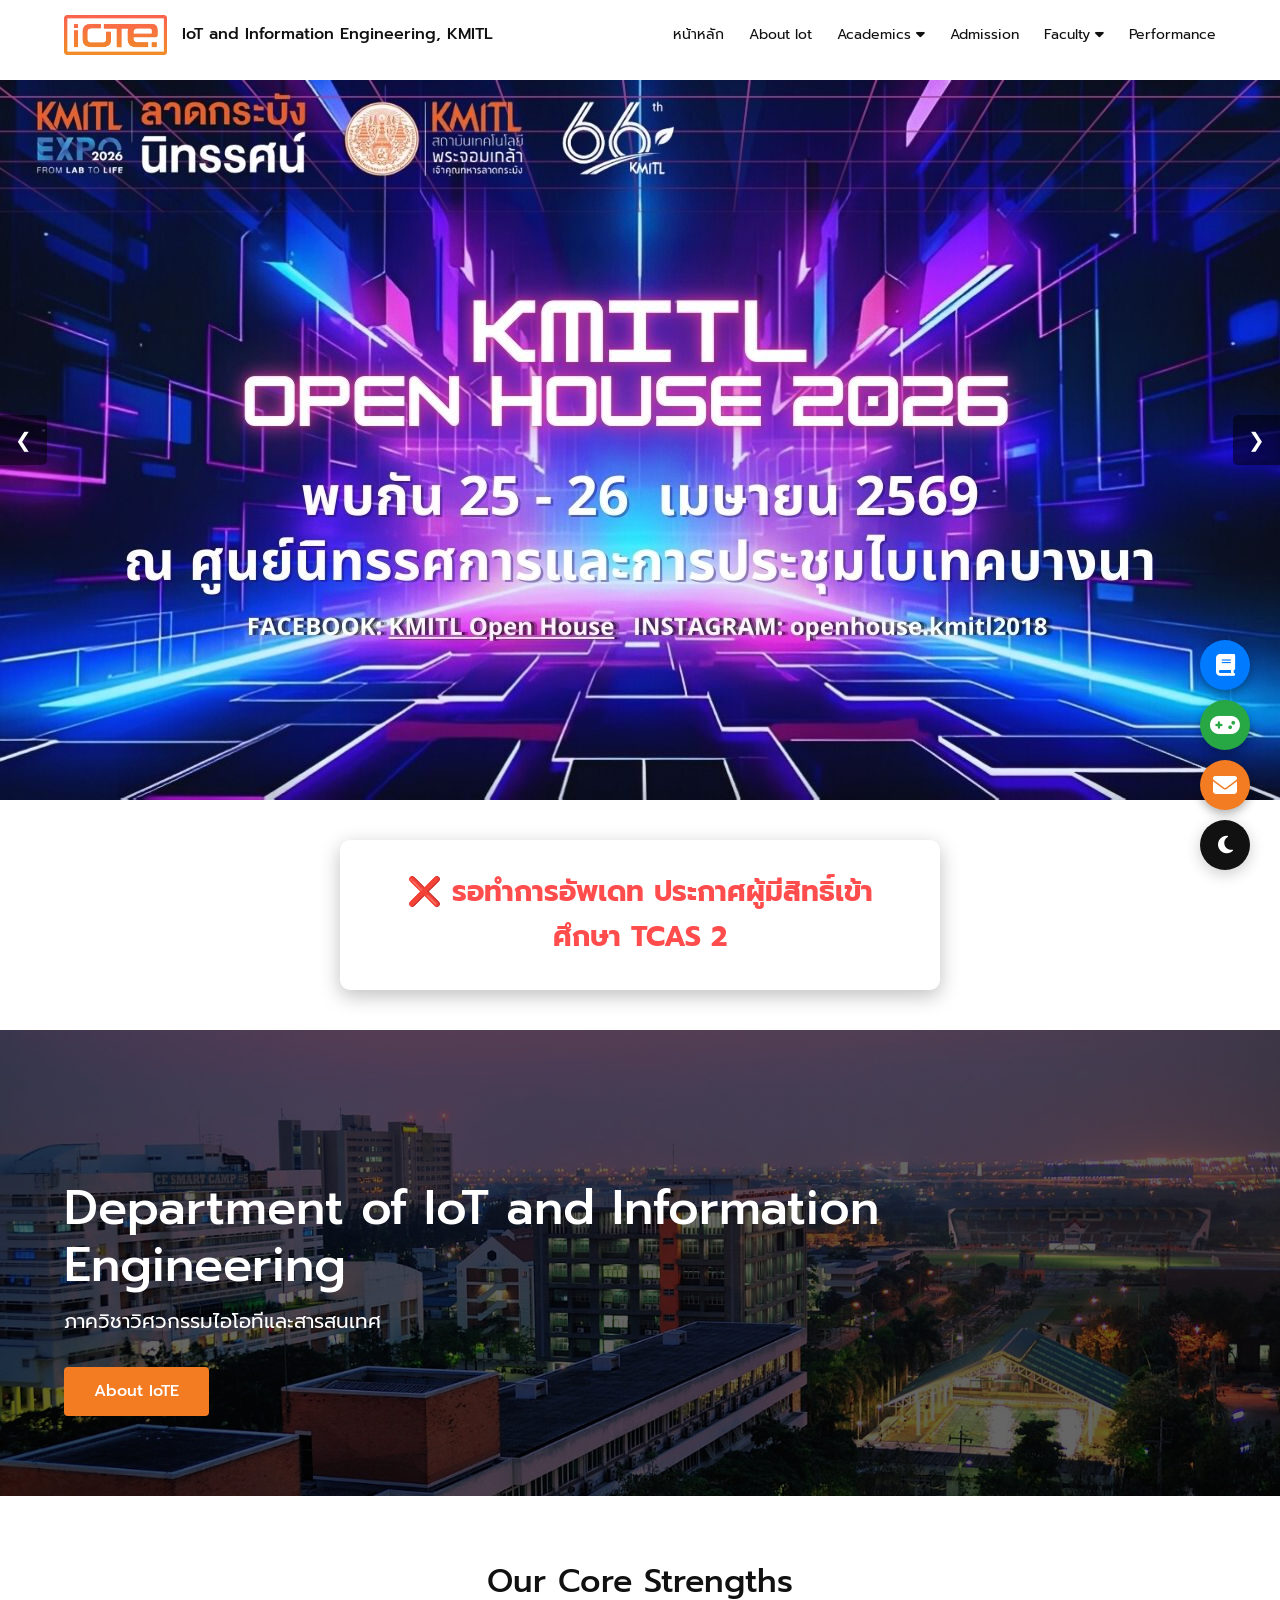
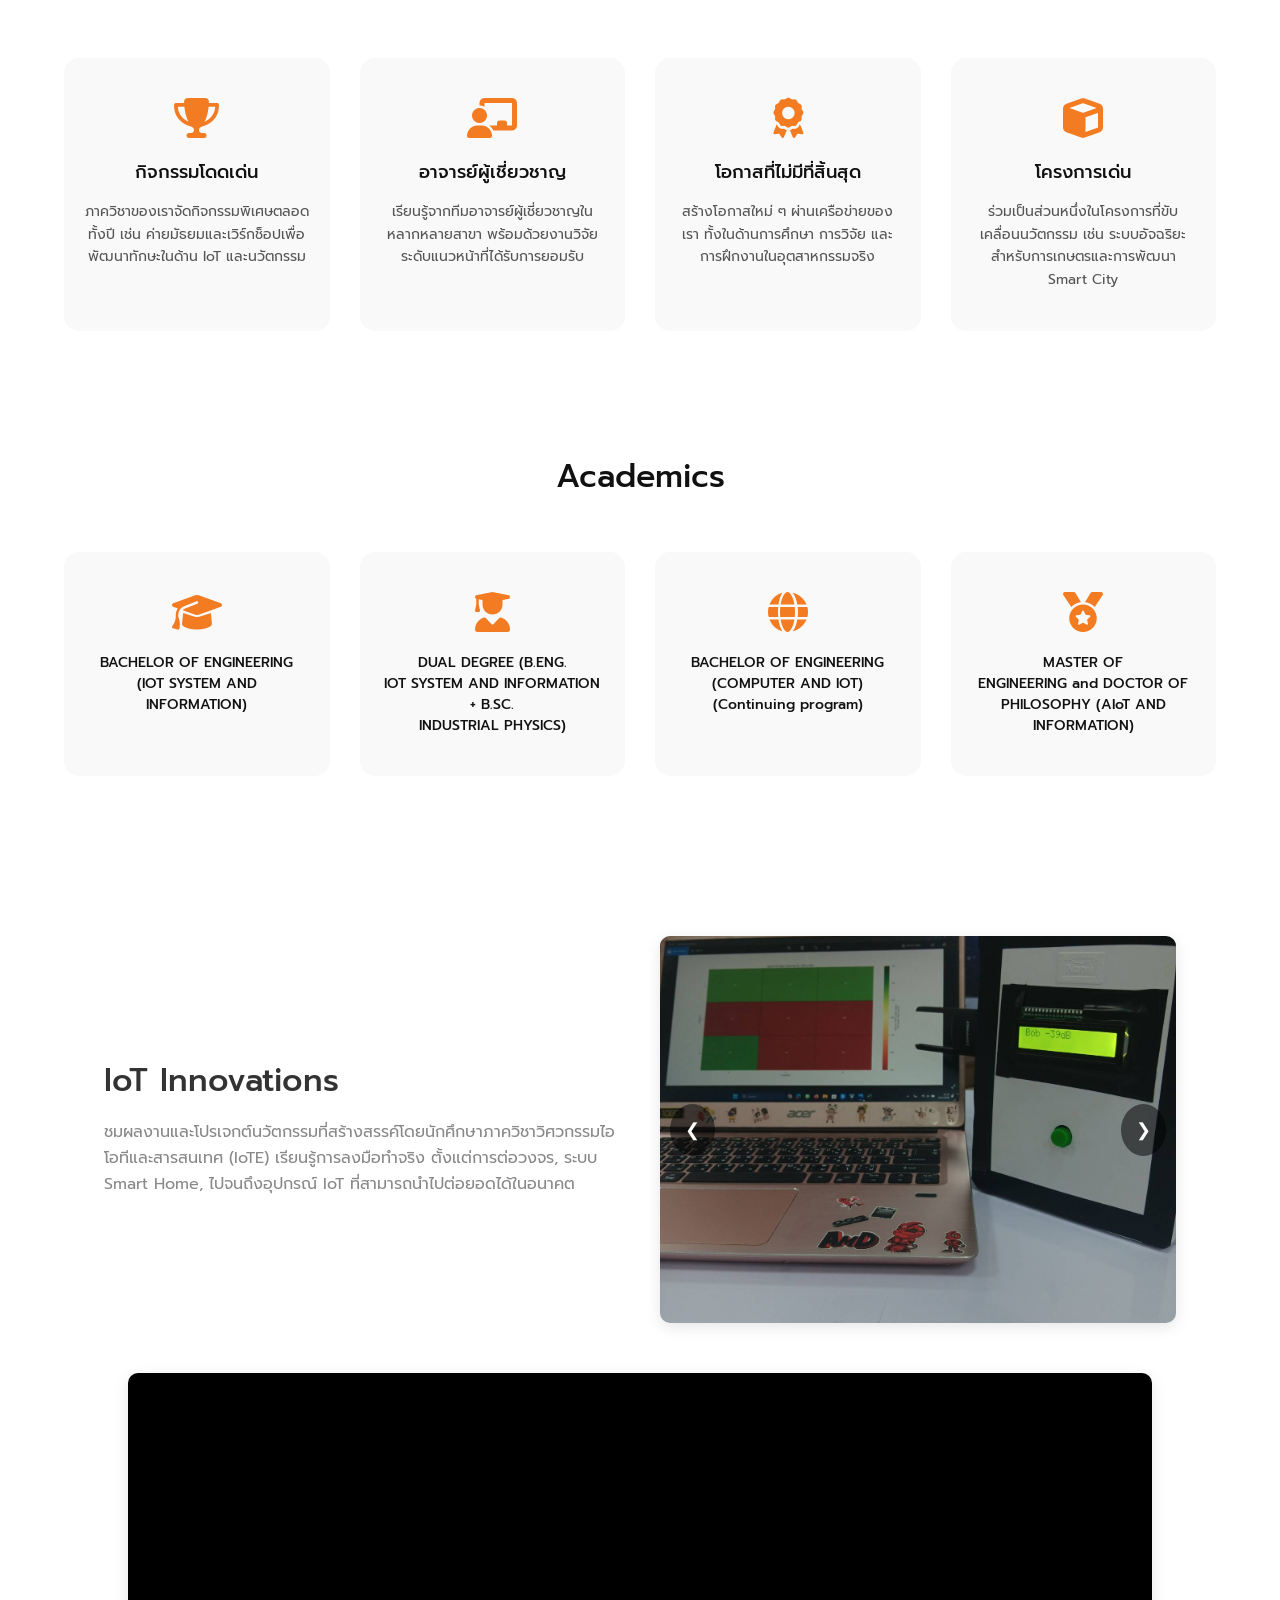
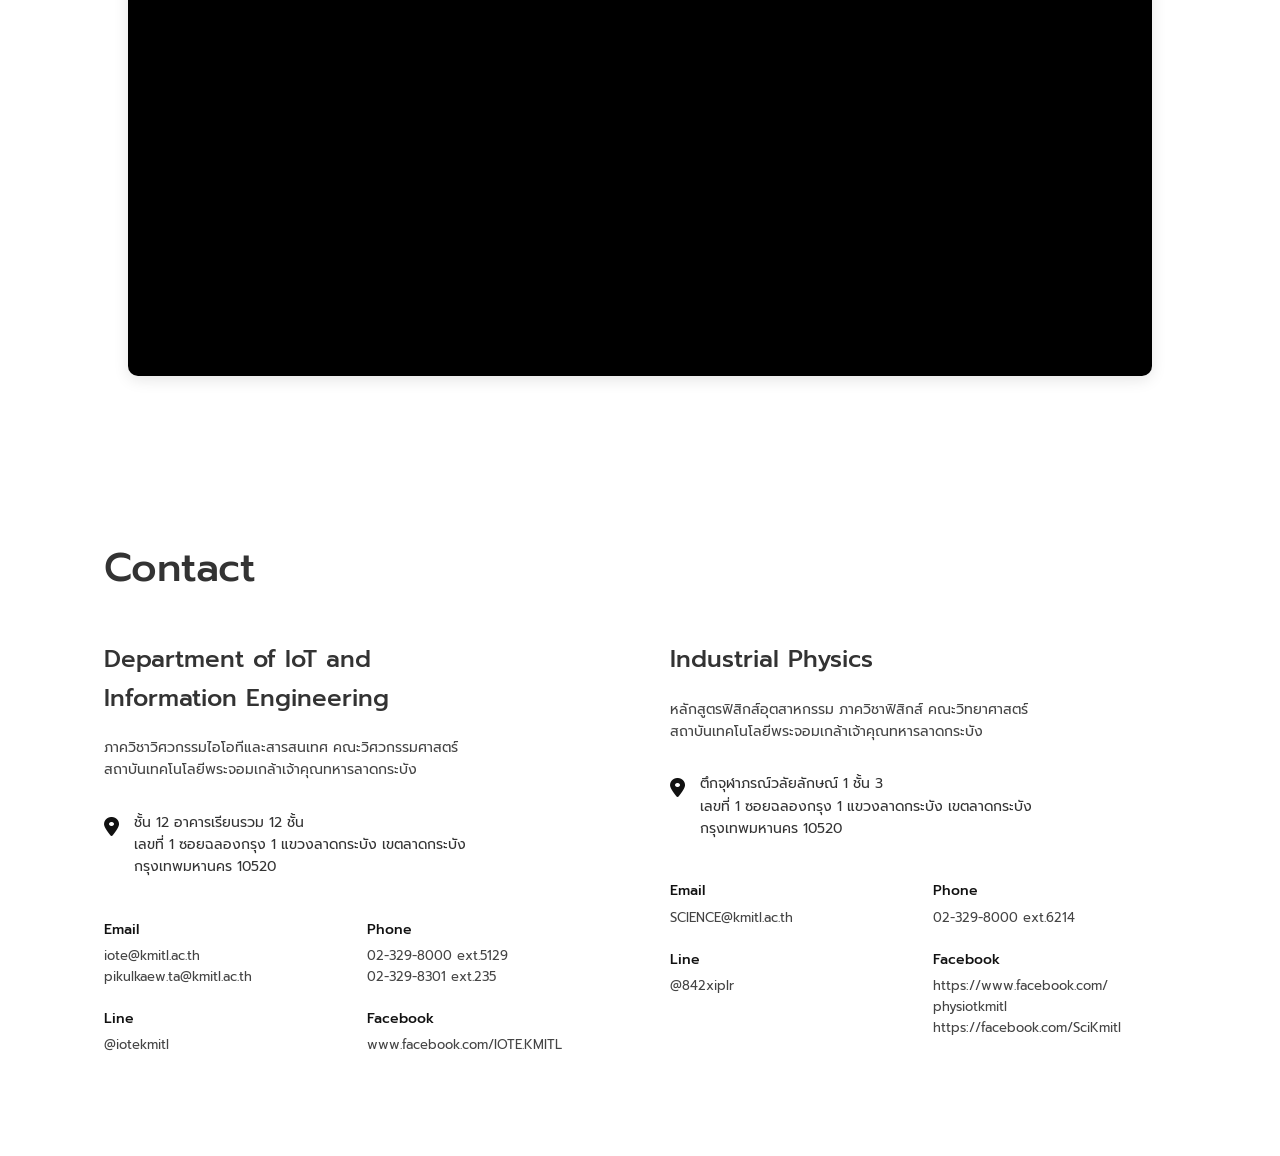
<file: index.html>
<!DOCTYPE html>
<html lang="th">
<head>
    <meta charset="UTF-8">
    <meta name="viewport" content="width=device-width, initial-scale=1.0">
    <title>IoT and Information Engineering</title>
    <link rel="icon" type="image/png" href="image/Logo.png">
    <link href="https://fonts.googleapis.com/css2?family=Prompt:wght@300;400;500;600&display=swap" rel="stylesheet">
    <link rel="stylesheet" href="https://cdnjs.cloudflare.com/ajax/libs/font-awesome/6.4.0/css/all.min.css">
    <link rel="stylesheet" href="style.css">
</head>
<body>

    <nav id="navbar">
        <a href="index.html"><div class="logo-container">
            <img src="image/Logo.png" alt="IOTE Logo" class="logo-img">
            <div class="logo-text">IoT and Information Engineering, KMITL</div>
        </div></a>

        <button id="menu-toggle" class="menu-toggle" aria-label="เปิด/ปิดเมนู">
            <i class="fas fa-bars"></i>
        </button>

        <ul class="nav-links">
            <li><a href="index.html">หน้าหลัก</a></li>
            <li><a href="About/about.html">About iot</a></li>

            <li class="dropdown">
                <a href="javascript:void(0)" class="dropbtn" onclick="toggleMenu(event, 'acadDropdown')">
                    Academics <i class="fas fa-caret-down"></i>
                </a>
                <div id="acadDropdown" class="dropdown-content">
                    <a href="Academics/IoT/IoT.html">IoT System and Information</a>
                    <a href="Academics/Dual/Dual.html">Dual Degree</a>
                    <a href="Academics/Continuing/cont.html">วศ.บ.วิศวกรรมคอมพิวเตอร์...</a>
                </div>
            </li>
            <li><a href="Admission/admiss.html">Admission</a></li>
            <li class="dropdown">
                <a href="javascript:void(0)" class="dropbtn" onclick="toggleMenu(event, 'FacultyDropdown')">
                    Faculty <i class="fas fa-caret-down"></i>
                </a>
                <div id="FacultyDropdown" class="dropdown-content">
                    <a href="Faculty/iot/professor.html">IoT System and Information</a>
                    <a href="Faculty/phy/phy.html">Industrial Physics</a>
                </div>
            </li>
            <li><a href="performance/cy.html">Performance</a></li>
        </ul>
    </nav>

    <div class="news-carousel-container">
        <div class="news-carousel-slide">
            <img src="image/K-Engineering World tour 2025 (3).jpg" alt="แบนเนอร์ข่าวที่ 2">
            <a href="https://www.mytcas.com/"><img src="image/K-Engineering World tour 2025 (4).jpg" alt="แบนเนอร์ข่าวที่ 3"></a>
            <a href="game/game.html"><img src="image/K-Engineering World tour 2025 (6).jpg" alt="แบนเนอร์ข่าวที่ 6"></a>
            <a href="forum/forum.html"><img src="image/K-Engineering World tour 2025 (8).jpg" alt="แบนเนอร์ข่าวที่ 7"></a>
            <img src="image/K-Engineering World tour 2025_1.jpg" alt="แบนเนอร์ข่าวที่ 5">
            <a href="tutorial/tutorial.html"><img src="image/K-Engineering World tour 2025 (9).jpg" alt="แบนเนอร์ข่าวที่ 8"></a>
            <img src="image/K-Engineering World tour 2025 (2).jpg" alt="แบนเนอร์ข่าวที่ 1">
            <img src="image/K-Engineering World tour 2025 (5).jpg" alt="แบนเนอร์ข่าวที่ 4">
        </div>

        <button class="news-btn prev-news-btn" id="prevNewsBtn">&#10094;</button>
        <button class="news-btn next-news-btn" id="nextNewsBtn">&#10095;</button>
    </div>

    <div class="countdown-container">
        <h3 class="countdown-title">⏳ ประกาศผู้มีสิทธิ์เข้าศึกษา TCAS 1</h3>

        <div id="countdown" class="countdown-timer">
            <div class="time-box"><span id="days">00</span><span class="time-label">วัน</span></div>
            <div class="time-box"><span id="hours">00</span><span class="time-label">ชั่วโมง</span></div>
            <div class="time-box"><span id="minutes">00</span><span class="time-label">นาที</span></div>
            <div class="time-box"><span id="seconds">00</span><span class="time-label">วินาที</span></div>
        </div>

        <div id="countdown-expired" class="countdown-expired" style="display: none;">
            ❌ รอทำการอัพเดท ประกาศผู้มีสิทธิ์เข้าศึกษา TCAS 2
        </div>
    </div>

    <header class="hero">
        <h1>Department of IoT and Information<br>Engineering</h1>
        <h2>ภาควิชาวิศวกรรมไอโอทีและสารสนเทศ</h2>
        <a href="About/about.html" class="btn-primary">About IoTE</a>
    </header>

    <section class="strengths-section">
        <h2>Our Core Strengths</h2>
        <div class="cards-container">
            <div class="card">
                <i class="fas fa-trophy card-icon"></i>
                <h3>กิจกรรมโดดเด่น</h3>
                <p>ภาควิชาของเราจัดกิจกรรมพิเศษตลอดทั้งปี เช่น ค่ายมัธยมและเวิร์กช็อปเพื่อพัฒนาทักษะในด้าน IoT และนวัตกรรม</p>
            </div>
            <div class="card">
                <i class="fas fa-chalkboard-user card-icon"></i>
                <h3>อาจารย์ผู้เชี่ยวชาญ</h3>
                <p>เรียนรู้จากทีมอาจารย์ผู้เชี่ยวชาญในหลากหลายสาขา พร้อมด้วยงานวิจัยระดับแนวหน้าที่ได้รับการยอมรับ</p>
            </div>
            <div class="card">
                <i class="fas fa-award card-icon"></i>
                <h3>โอกาสที่ไม่มีที่สิ้นสุด</h3>
                <p>สร้างโอกาสใหม่ ๆ ผ่านเครือข่ายของเรา ทั้งในด้านการศึกษา การวิจัย และการฝึกงานในอุตสาหกรรมจริง</p>
            </div>
            <div class="card">
                <i class="fas fa-cube card-icon"></i>
                <h3>โครงการเด่น</h3>
                <p>ร่วมเป็นส่วนหนึ่งในโครงการที่ขับเคลื่อนนวัตกรรม เช่น ระบบอัจฉริยะสำหรับการเกษตรและการพัฒนา Smart City</p>
            </div>
        </div>
    </section>

    <section class="academics-section" id="academics">
        <h2>Academics</h2>
        <div class="cards-container">
            <div class="card">
                <i class="fas fa-graduation-cap card-icon"></i>
                <p class="deg-title">BACHELOR OF ENGINEERING<br>(IOT SYSTEM AND INFORMATION)</p>
            </div>
            <div class="card">
                <i class="fas fa-user-graduate card-icon"></i>
                <p class="deg-title">DUAL DEGREE (B.ENG.<br>IOT SYSTEM AND INFORMATION + B.SC.<br>INDUSTRIAL PHYSICS)</p>
            </div>
            <div class="card">
                <i class="fas fa-globe card-icon"></i>
                <p class="deg-title">BACHELOR OF ENGINEERING<br>(COMPUTER AND IOT)<br>(Continuing program)</p>
            </div>
            <div class="card">
                <i class="fas fa-medal card-icon"></i>
                <p class="deg-title">MASTER OF<br>ENGINEERING and DOCTOR OF<br>PHILOSOPHY (AIoT AND INFORMATION)</p>
            </div>
        </div>
    </section>

    <section class="community-section">
        <div class="community-top" style="display: flex; gap: 40px; align-items: center;">
    
    <div class="community-title" style="flex: 1; text-align: left;">
        <h2>IoT Innovations</h2>
        <p style="margin-top: 20px; font-size: 16px; line-height: 1.6; color: #888;">
            ชมผลงานและโปรเจกต์นวัตกรรมที่สร้างสรรค์โดยนักศึกษาภาควิชาวิศวกรรมไอโอทีและสารสนเทศ (IoTE) 
            เรียนรู้การลงมือทำจริง ตั้งแต่การต่อวงจร, ระบบ Smart Home, ไปจนถึงอุปกรณ์ IoT ที่สามารถนำไปต่อยอดได้ในอนาคต
        </p>
    </div>

    <div class="carousel-container" style="flex: 1;">
        <div class="carousel-slide">
            <img src="image/project1.jpg" alt="IoT Project 1">
            <img src="image/project2.jpg" alt="IoT Project 2">
            <img src="image/project3.jpg" alt="IoT Project 3">
            <img src="image/project4.jpg" alt="IoT Project 4">
        </div>
        
        <button class="carousel-btn prev-btn" id="prevBtn">&#10094;</button>
        <button class="carousel-btn next-btn" id="nextBtn">&#10095;</button>
    </div>

</div>
        
        <div class="video-container">
            <div class="video-wrapper">
               <iframe width="560" height="315" 
               src="https://www.youtube.com/embed/yVEvCxeXNRc?si=RI7xdBQxiCzsg2j3" 
               title="YouTube video player" frameborder="0" 
               allow="accelerometer; autoplay; clipboard-write; encrypted-media; gyroscope; picture-in-picture; web-share" 
               referrerpolicy="strict-origin-when-cross-origin" allowfullscreen></iframe>
            </div>
        </div>
        </div>
    </section>

    <section class="contact-section">
        <h2 class="contact-header">Contact</h2>
        <div class="contact-grid">
            
            <div class="contact-col">
                <h3>Department of IoT and<br>Information Engineering</h3>
                <p class="desc">ภาควิชาวิศวกรรมไอโอทีและสารสนเทศ คณะวิศวกรรมศาสตร์<br>สถาบันเทคโนโลยีพระจอมเกล้าเจ้าคุณทหารลาดกระบัง</p>
                <div class="address-box">
                    <i class="fas fa-map-marker-alt pin-icon"></i>
                    <p>ชั้น 12 อาคารเรียนรวม 12 ชั้น<br>เลขที่ 1 ซอยฉลองกรุง 1 แขวงลาดกระบัง เขตลาดกระบัง<br>กรุงเทพมหานคร 10520</p>
                </div>
                <div class="contact-details">
                    <div class="detail-item">
                        <strong>Email</strong>
                        <p>iote@kmitl.ac.th<br>pikulkaew.ta@kmitl.ac.th</p>
                    </div>
                    <div class="detail-item">
                        <strong>Phone</strong>
                        <p>02-329-8000 ext.5129<br>02-329-8301 ext.235</p>
                    </div>
                    <div class="detail-item">
                        <strong>Line</strong>
                        <p>@iotekmitl</p>
                    </div>
                    <div class="detail-item">
                        <strong>Facebook</strong>
                        <p>www.facebook.com/IOTE.KMITL</p>
                    </div>
                </div>
            </div>

            <div class="contact-col">
                <h3>Industrial Physics</h3>
                <p class="desc">หลักสูตรฟิสิกส์อุตสาหกรรม ภาควิชาฟิสิกส์ คณะวิทยาศาสตร์<br>สถาบันเทคโนโลยีพระจอมเกล้าเจ้าคุณทหารลาดกระบัง</p>
                <div class="address-box">
                    <i class="fas fa-map-marker-alt pin-icon"></i>
                    <p>ตึกจุฬาภรณ์วลัยลักษณ์ 1 ชั้น 3<br>เลขที่ 1 ซอยฉลองกรุง 1 แขวงลาดกระบัง เขตลาดกระบัง<br>กรุงเทพมหานคร 10520</p>
                </div>
                <div class="contact-details">
                    <div class="detail-item">
                        <strong>Email</strong>
                        <p>SCIENCE@kmitl.ac.th</p>
                    </div>
                    <div class="detail-item">
                        <strong>Phone</strong>
                        <p>02-329-8000 ext.6214</p>
                    </div>
                    <div class="detail-item">
                        <strong>Line</strong>
                        <p>@842xiplr</p>
                    </div>
                    <div class="detail-item">
                        <strong>Facebook</strong>
                        <p>https://www.facebook.com/<br>physiotkmitl<br>https://facebook.com/SciKmitl</p>
                    </div>
                </div>
            </div>

        </div>
    </section>

    <a href="game/game.html" class="floating-game-btn" title="IoTE Runner">
    <i class="fas fa-gamepad"></i></a>
    <button id="theme-toggle" class="theme-toggle" aria-label="Toggle Dark Mode">
        <i class="fas fa-moon"></i>
    </button>
    <script src="script.js"></script>
    <a href="forum/forum.html" class="floating-forum-btn" title="Threads">
    <i class="fas fa-envelope"></i></a>
    <a href="tutorial/tutorial.html" class="floating-info-btn" title="Study Simulator">
    <i class="fas fa-book"></i> </a>
</body>
</html>
</file>
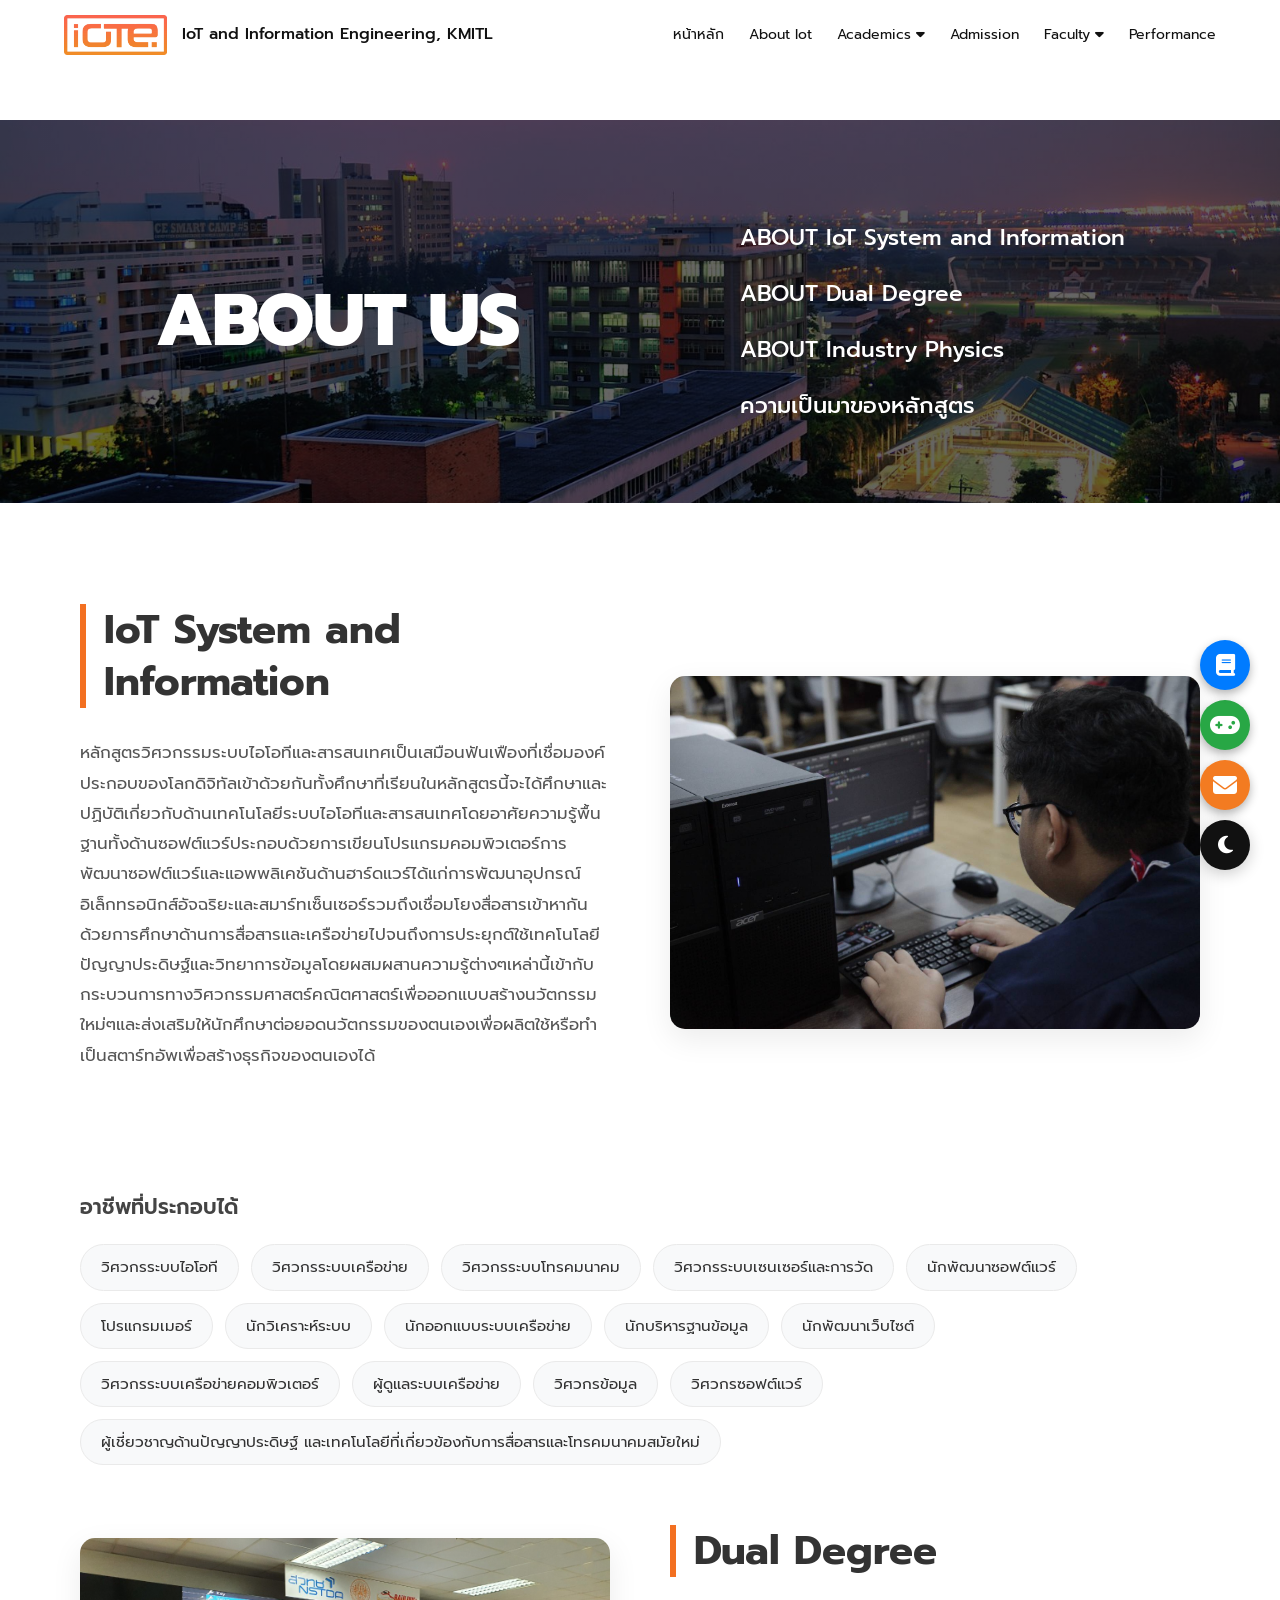
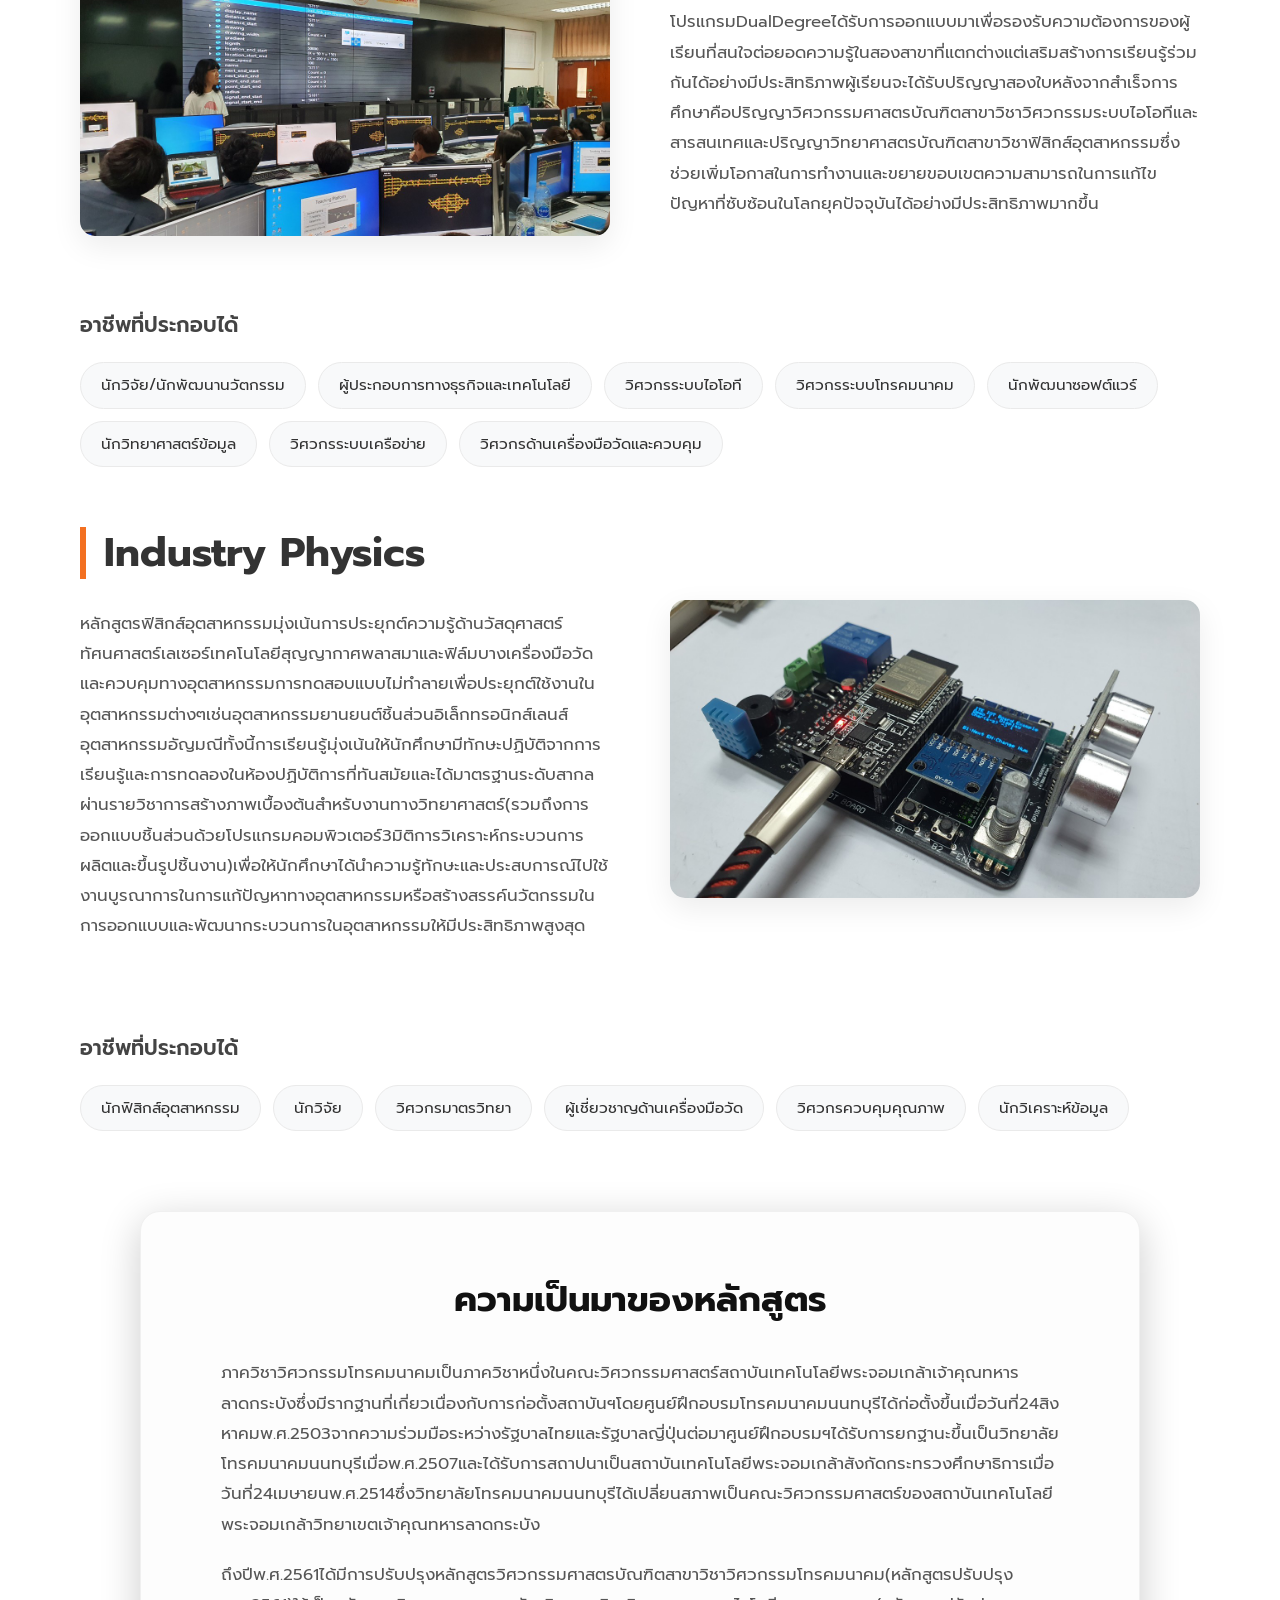
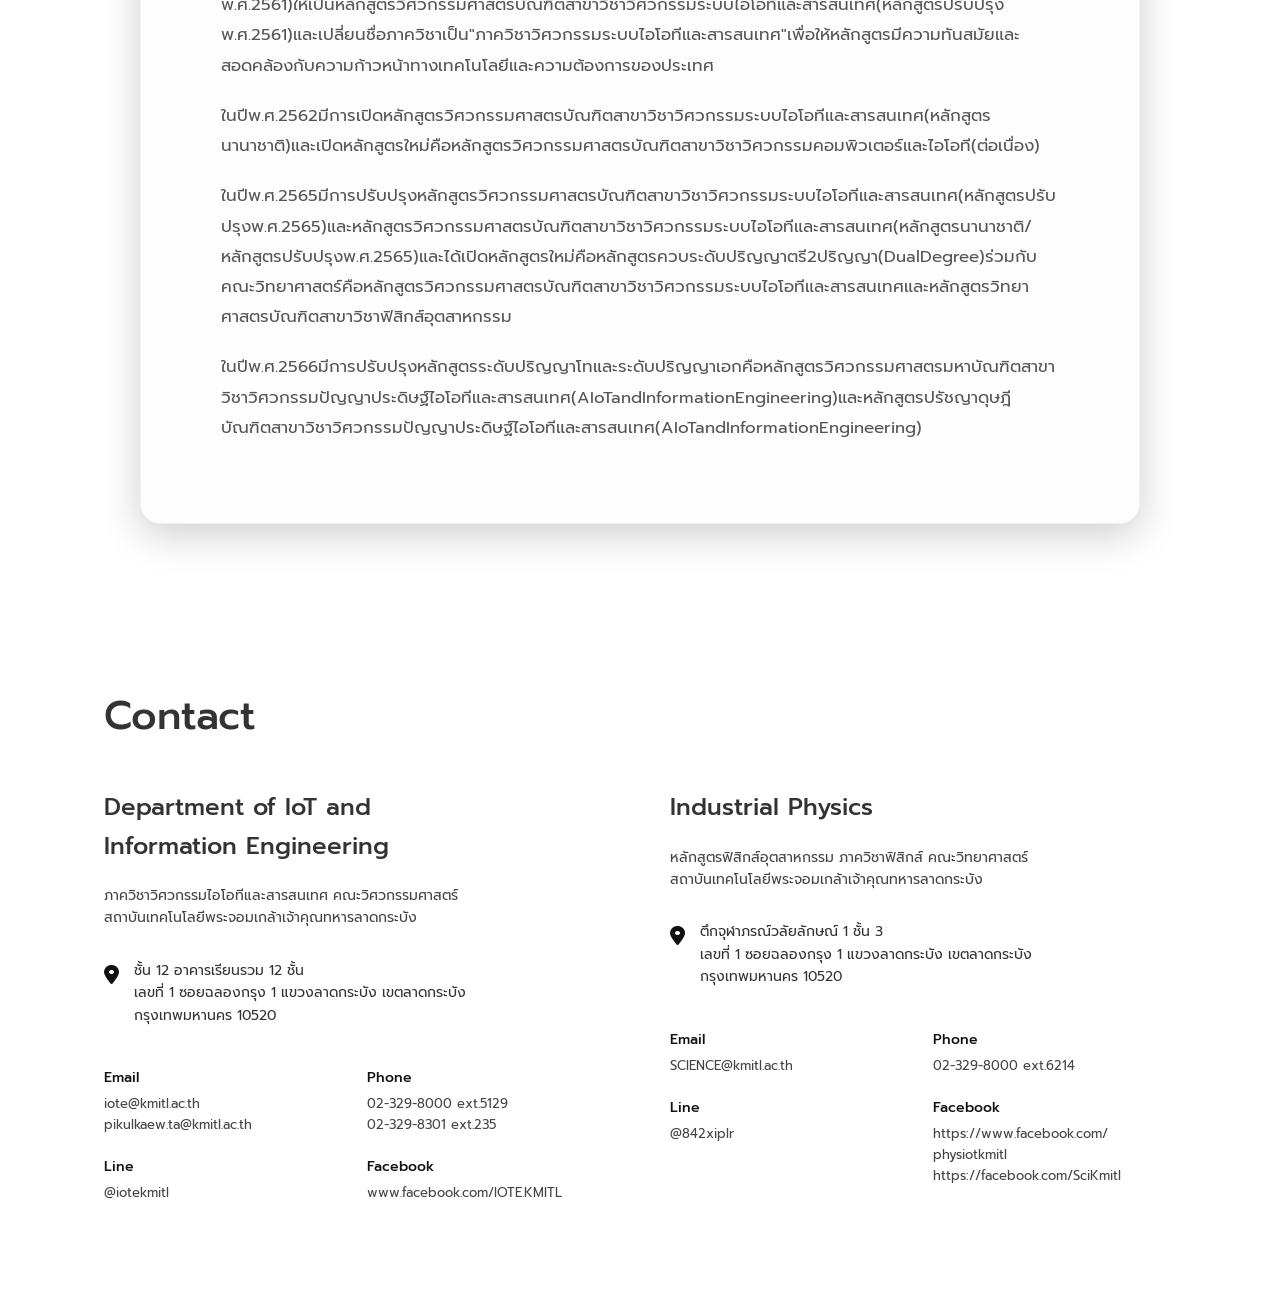
<file: About/about.html>
<!DOCTYPE html>
<html lang="th">
<head>
    <meta charset="UTF-8">
    <meta name="viewport" content="width=device-width, initial-scale=1.0">
    <title>About Us</title>
    <link rel="icon" type="image/png" href="../image/Logo.png">
    <link href="https://fonts.googleapis.com/css2?family=Prompt:wght@300;400;500;600;700&display=swap" rel="stylesheet">
    <link rel="stylesheet" href="https://cdnjs.cloudflare.com/ajax/libs/font-awesome/6.4.0/css/all.min.css">
    <link rel="stylesheet" href="../style.css">
    <link rel="stylesheet" href="about.css">
</head>
<body>

    <nav id="navbar">
       <a href="../index.html"><div class="logo-container">
            <img src="../image/Logo.png" alt="IOTE Logo" class="logo-img">
            <div class="logo-text">IoT and Information Engineering, KMITL</div>
        </div></a>
        <button id="menu-toggle" class="menu-toggle" aria-label="เปิด/ปิดเมนู">
            <i class="fas fa-bars"></i>
        </button>
        
        <ul class="nav-links">
            <li><a href="../index.html">หน้าหลัก</a></li>
            <li><a href="about.html">About iot</a></li>

            <li class="dropdown">
        <a href="javascript:void(0)" class="dropbtn" onclick="toggleMenu(event, 'acadDropdown')">
            Academics <i class="fas fa-caret-down"></i>
        </a>
        <div id="acadDropdown" class="dropdown-content">
            <a href="../Academics/IoT/IoT.html">IoT System and Information</a>
            <a href="../Academics/Dual/Dual.html">Dual Degree</a>
            <a href="../Academics/Continuing/cont.html">วศ.บ.วิศวกรรมคอมพิวเตอร์...</a>
        </div>
    </li>
            <li><a href="../Admission/admiss.html">Admission</a></li>
            <li class="dropdown">
        <a href="javascript:void(0)" class="dropbtn" onclick="toggleMenu(event, 'FacultyDropdown')">
            Faculty <i class="fas fa-caret-down"></i>
        </a>
        <div id="FacultyDropdown" class="dropdown-content">
            <a href="../Faculty/iot/professor.html">IoT System and Information</a>
            <a href="../Faculty/phy/phy.html">Industrial Physics</a>
        </div>
    </li>
            <li><a href="../performance/cy.html">Performance</a></li>
        </ul>
    </nav>

    <button id="theme-toggle" class="theme-toggle">
        <i class="fas fa-moon"></i>
    </button>
    <a href="../game/game.html" class="floating-game-btn" title="IoTE Runner">
    <i class="fas fa-gamepad"></i>
</a>
<a href="../forum/forum.html" class="floating-forum-btn" title="Threads">
    <i class="fas fa-envelope"></i>
</a>
<a href="../tutorial/tutorial.html" class="floating-info-btn" title="Study Simulator">
    <i class="fas fa-book"></i> </a>

    <div class="about-container">
        
        <div class="hero-section">
            <h1 class="hero-title">ABOUT US</h1>
            <div class="hero-menu">
                <a href="#iot-info"><i class="fas fa-arrow-right"></i> ABOUT IoT System and Information</a>
                <a href="#dual-degree"><i class="fas fa-arrow-right"></i> ABOUT Dual Degree</a>
                <a href="#industry-physics"><i class="fas fa-arrow-right"></i> ABOUT Industry Physics</a>
                <a href="#history"><i class="fas fa-arrow-right"></i> ความเป็นมาของหลักสูตร</a>
            </div>
        </div>

        <div id="iot-info" class="content-section">
            <div class="content-left">
                <h2 class="section-title">IoT System and Information</h2>
                <p class="description-text mt-30">หลักสูตรวิศวกรรมระบบไอโอทีและสารสนเทศเป็นเสมือนฟันเฟืองที่เชื่อมองค์ประกอบของโลกดิจิทัลเข้าด้วยกันทั้งศึกษาที่เรียนในหลักสูตรนี้จะได้ศึกษาและปฏิบัติเกี่ยวกับด้านเทคโนโลยีระบบไอโอทีและสารสนเทศโดยอาศัยความรู้พื้นฐานทั้งด้านซอฟต์แวร์ประกอบด้วยการเขียนโปรแกรมคอมพิวเตอร์การพัฒนาซอฟต์แวร์และแอพพลิเคชันด้านฮาร์ดแวร์ได้แก่การพัฒนาอุปกรณ์อิเล็กทรอนิกส์อัจฉริยะและสมาร์ทเซ็นเซอร์รวมถึงเชื่อมโยงสื่อสารเข้าหากันด้วยการศึกษาด้านการสื่อสารและเครือข่ายไปจนถึงการประยุกต์ใช้เทคโนโลยีปัญญาประดิษฐ์และวิทยาการข้อมูลโดยผสมผสานความรู้ต่างๆเหล่านี้เข้ากับกระบวนการทางวิศวกรรมศาสตร์คณิตศาสตร์เพื่อออกแบบสร้างนวัตกรรมใหม่ๆและส่งเสริมให้นักศึกษาต่อยอดนวัตกรรมของตนเองเพื่อผลิตใช้หรือทำเป็นสตาร์ทอัพเพื่อสร้างธุรกิจของตนเองได้</p>
            </div>
            <div class="content-right image-box">
                <img src="../image/ab7.jpg" alt="">
            </div>
        </div>
        <h3 class="section-subtitle mt-30">อาชีพที่ประกอบได้</h3>
        <ul class="career-tags">
                    <li>วิศวกรระบบไอโอที</li>
                    <li>วิศวกรระบบเครือข่าย</li>
                    <li>วิศวกรระบบโทรคมนาคม</li>
                    <li>วิศวกรระบบเซนเซอร์และการวัด</li>
                    <li>นักพัฒนาซอฟต์แวร์</li>
                    <li>โปรแกรมเมอร์</li>
                    <li>นักวิเคราะห์ระบบ</li>
                    <li>นักออกแบบระบบเครือข่าย</li>
                    <li>นักบริหารฐานข้อมูล</li>
                    <li>นักพัฒนาเว็บไซต์</li>
                    <li>วิศวกรระบบเครือข่ายคอมพิวเตอร์</li>
                    <li>ผู้ดูแลระบบเครือข่าย</li>
                    <li>วิศวกรข้อมูล</li>
                    <li>วิศวกรซอฟต์แวร์</li>
                    <li>ผู้เชี่ยวชาญด้านปัญญาประดิษฐ์ และเทคโนโลยีที่เกี่ยวข้องกับการสื่อสารและโทรคมนาคมสมัยใหม่</li>
                </ul>

        <div id="dual-degree" class="content-section reverse-layout">
            <div class="content-left">
                <div class="image-box">
                    <img src="../image/ab8.jpg" alt="">
                </div>
            </div>
            <div class="content-right">
                <h2 class="section-title">Dual Degree</h2>
                <p class="description-text mt-30">โปรแกรมDualDegreeได้รับการออกแบบมาเพื่อรองรับความต้องการของผู้เรียนที่สนใจต่อยอดความรู้ในสองสาขาที่แตกต่างแต่เสริมสร้างการเรียนรู้ร่วมกันได้อย่างมีประสิทธิภาพผู้เรียนจะได้รับปริญญาสองใบหลังจากสำเร็จการศึกษาคือปริญญาวิศวกรรมศาสตรบัณฑิตสาขาวิชาวิศวกรรมระบบไอโอทีและสารสนเทศและปริญญาวิทยาศาสตรบัณฑิตสาขาวิชาฟิสิกส์อุตสาหกรรมซึ่งช่วยเพิ่มโอกาสในการทำงานและขยายขอบเขตความสามารถในการแก้ไขปัญหาที่ซับซ้อนในโลกยุคปัจจุบันได้อย่างมีประสิทธิภาพมากขึ้น</p>
            </div>
        </div>
        <h3 class="section-subtitle">อาชีพที่ประกอบได้</h3>
                <ul class="career-tags">
                    <li>นักวิจัย/นักพัฒนานวัตกรรม</li>
                    <li>ผู้ประกอบการทางธุรกิจและเทคโนโลยี</li>
                    <li>วิศวกรระบบไอโอที</li>
                    <li>วิศวกรระบบโทรคมนาคม</li>
                    <li>นักพัฒนาซอฟต์แวร์</li>
                    <li>นักวิทยาศาสตร์ข้อมูล</li>
                    <li>วิศวกรระบบเครือข่าย</li>
                    <li>วิศวกรด้านเครื่องมือวัดและควบคุม</li>
                </ul>

        <div id="industry-physics" class="content-section">
            <div class="content-left">
                <h2 class="section-title">Industry Physics</h2>
                <p class="description-text mt-30">หลักสูตรฟิสิกส์อุตสาหกรรมมุ่งเน้นการประยุกต์ความรู้ด้านวัสดุศาสตร์ทัศนศาสตร์เลเซอร์เทคโนโลยีสุญญากาศพลาสมาและฟิล์มบางเครื่องมือวัดและควบคุมทางอุตสาหกรรมการทดสอบแบบไม่ทำลายเพื่อประยุกต์ใช้งานในอุตสาหกรรมต่างๆเช่นอุตสาหกรรมยานยนต์ชิ้นส่วนอิเล็กทรอนิกส์เลนส์อุตสาหกรรมอัญมณีทั้งนี้การเรียนรู้มุ่งเน้นให้นักศึกษามีทักษะปฏิบัติจากการเรียนรู้และการทดลองในห้องปฏิบัติการที่ทันสมัยและได้มาตรฐานระดับสากลผ่านรายวิชาการสร้างภาพเบื้องต้นสำหรับงานทางวิทยาศาสตร์(รวมถึงการออกแบบชิ้นส่วนด้วยโปรแกรมคอมพิวเตอร์3มิติการวิเคราะห์กระบวนการผลิตและขึ้นรูปชิ้นงาน)เพื่อให้นักศึกษาได้นำความรู้ทักษะและประสบการณ์ไปใช้งานบูรณาการในการแก้ปัญหาทางอุตสาหกรรมหรือสร้างสรรค์นวัตกรรมในการออกแบบและพัฒนากระบวนการในอุตสาหกรรมให้มีประสิทธิภาพสูงสุด</p>
            </div>
            <div class="content-right image-box">
                <img src="../image/ab9.jpg" alt="">
            </div>
        </div>
        <h3 class="section-subtitle">อาชีพที่ประกอบได้</h3>
                <ul class="career-tags">
                    <li>นักฟิสิกส์อุตสาหกรรม</li>
                    <li>นักวิจัย</li>
                    <li>วิศวกรมาตรวิทยา</li>
                    <li>ผู้เชี่ยวชาญด้านเครื่องมือวัด</li>
                    <li>วิศวกรควบคุมคุณภาพ</li>
                    <li>นักวิเคราะห์ข้อมูล</li>
                </ul>

        <div id="history" class="history-section">
            <h2 class="history-title">ความเป็นมาของหลักสูตร</h2>
            <div class="history-content">
                <p>ภาควิชาวิศวกรรมโทรคมนาคมเป็นภาควิชาหนึ่งในคณะวิศวกรรมศาสตร์สถาบันเทคโนโลยีพระจอมเกล้าเจ้าคุณทหารลาดกระบังซึ่งมีรากฐานที่เกี่ยวเนื่องกับการก่อตั้งสถาบันฯโดยศูนย์ฝึกอบรมโทรคมนาคมนนทบุรีได้ก่อตั้งขึ้นเมื่อวันที่24สิงหาคมพ.ศ.2503จากความร่วมมือระหว่างรัฐบาลไทยและรัฐบาลญี่ปุ่นต่อมาศูนย์ฝึกอบรมฯได้รับการยกฐานะขึ้นเป็นวิทยาลัยโทรคมนาคมนนทบุรีเมื่อพ.ศ.2507และได้รับการสถาปนาเป็นสถาบันเทคโนโลยีพระจอมเกล้าสังกัดกระทรวงศึกษาธิการเมื่อวันที่24เมษายนพ.ศ.2514ซึ่งวิทยาลัยโทรคมนาคมนนทบุรีได้เปลี่ยนสภาพเป็นคณะวิศวกรรมศาสตร์ของสถาบันเทคโนโลยีพระจอมเกล้าวิทยาเขตเจ้าคุณทหารลาดกระบัง</p>
                <p>ถึงปีพ.ศ.2561ได้มีการปรับปรุงหลักสูตรวิศวกรรมศาสตรบัณฑิตสาขาวิชาวิศวกรรมโทรคมนาคม(หลักสูตรปรับปรุงพ.ศ.2561)ให้เป็นหลักสูตรวิศวกรรมศาสตรบัณฑิตสาขาวิชาวิศวกรรมระบบไอโอทีและสารสนเทศ(หลักสูตรปรับปรุงพ.ศ.2561)และเปลี่ยนชื่อภาควิชาเป็น"ภาควิชาวิศวกรรมระบบไอโอทีและสารสนเทศ"เพื่อให้หลักสูตรมีความทันสมัยและสอดคล้องกับความก้าวหน้าทางเทคโนโลยีและความต้องการของประเทศ</p>
                <p>ในปีพ.ศ.2562มีการเปิดหลักสูตรวิศวกรรมศาสตรบัณฑิตสาขาวิชาวิศวกรรมระบบไอโอทีและสารสนเทศ(หลักสูตรนานาชาติ)และเปิดหลักสูตรใหม่คือหลักสูตรวิศวกรรมศาสตรบัณฑิตสาขาวิชาวิศวกรรมคอมพิวเตอร์และไอโอที(ต่อเนื่อง)</p>
                <p>ในปีพ.ศ.2565มีการปรับปรุงหลักสูตรวิศวกรรมศาสตรบัณฑิตสาขาวิชาวิศวกรรมระบบไอโอทีและสารสนเทศ(หลักสูตรปรับปรุงพ.ศ.2565)และหลักสูตรวิศวกรรมศาสตรบัณฑิตสาขาวิชาวิศวกรรมระบบไอโอทีและสารสนเทศ(หลักสูตรนานาชาติ/หลักสูตรปรับปรุงพ.ศ.2565)และได้เปิดหลักสูตรใหม่คือหลักสูตรควบระดับปริญญาตรี2ปริญญา(DualDegree)ร่วมกับคณะวิทยาศาสตร์คือหลักสูตรวิศวกรรมศาสตรบัณฑิตสาขาวิชาวิศวกรรมระบบไอโอทีและสารสนเทศและหลักสูตรวิทยาศาสตรบัณฑิตสาขาวิชาฟิสิกส์อุตสาหกรรม</p>
                <p>ในปีพ.ศ.2566มีการปรับปรุงหลักสูตรระดับปริญญาโทและระดับปริญญาเอกคือหลักสูตรวิศวกรรมศาสตรมหาบัณฑิตสาขาวิชาวิศวกรรมปัญญาประดิษฐ์ไอโอทีและสารสนเทศ(AIoTandInformationEngineering)และหลักสูตรปรัชญาดุษฎีบัณฑิตสาขาวิชาวิศวกรรมปัญญาประดิษฐ์ไอโอทีและสารสนเทศ(AIoTandInformationEngineering)</p>
            </div>
        </div>
    </div>

    <section class="contact-section">
        <h2 class="contact-header">Contact</h2>
        <div class="contact-grid">
            
            <div class="contact-col">
                <h3>Department of IoT and<br>Information Engineering</h3>
                <p class="desc">ภาควิชาวิศวกรรมไอโอทีและสารสนเทศ คณะวิศวกรรมศาสตร์<br>สถาบันเทคโนโลยีพระจอมเกล้าเจ้าคุณทหารลาดกระบัง</p>
                <div class="address-box">
                    <i class="fas fa-map-marker-alt pin-icon"></i>
                    <p>ชั้น 12 อาคารเรียนรวม 12 ชั้น<br>เลขที่ 1 ซอยฉลองกรุง 1 แขวงลาดกระบัง เขตลาดกระบัง<br>กรุงเทพมหานคร 10520</p>
                </div>
                <div class="contact-details">
                    <div class="detail-item">
                        <strong>Email</strong>
                        <p>iote@kmitl.ac.th<br>pikulkaew.ta@kmitl.ac.th</p>
                    </div>
                    <div class="detail-item">
                        <strong>Phone</strong>
                        <p>02-329-8000 ext.5129<br>02-329-8301 ext.235</p>
                    </div>
                    <div class="detail-item">
                        <strong>Line</strong>
                        <p>@iotekmitl</p>
                    </div>
                    <div class="detail-item">
                        <strong>Facebook</strong>
                        <p>www.facebook.com/IOTE.KMITL</p>
                    </div>
                </div>
            </div>

            <div class="contact-col">
                <h3>Industrial Physics</h3>
                <p class="desc">หลักสูตรฟิสิกส์อุตสาหกรรม ภาควิชาฟิสิกส์ คณะวิทยาศาสตร์<br>สถาบันเทคโนโลยีพระจอมเกล้าเจ้าคุณทหารลาดกระบัง</p>
                <div class="address-box">
                    <i class="fas fa-map-marker-alt pin-icon"></i>
                    <p>ตึกจุฬาภรณ์วลัยลักษณ์ 1 ชั้น 3<br>เลขที่ 1 ซอยฉลองกรุง 1 แขวงลาดกระบัง เขตลาดกระบัง<br>กรุงเทพมหานคร 10520</p>
                </div>
                <div class="contact-details">
                    <div class="detail-item">
                        <strong>Email</strong>
                        <p>SCIENCE@kmitl.ac.th</p>
                    </div>
                    <div class="detail-item">
                        <strong>Phone</strong>
                        <p>02-329-8000 ext.6214</p>
                    </div>
                    <div class="detail-item">
                        <strong>Line</strong>
                        <p>@842xiplr</p>
                    </div>
                    <div class="detail-item">
                        <strong>Facebook</strong>
                        <p>https://www.facebook.com/<br>physiotkmitl<br>https://facebook.com/SciKmitl</p>
                    </div>
                </div>
            </div>

        </div>
    </section>

    <script src="../script.js"></script>
    <script src="about.js"></script>
</body>
</html>
</file>
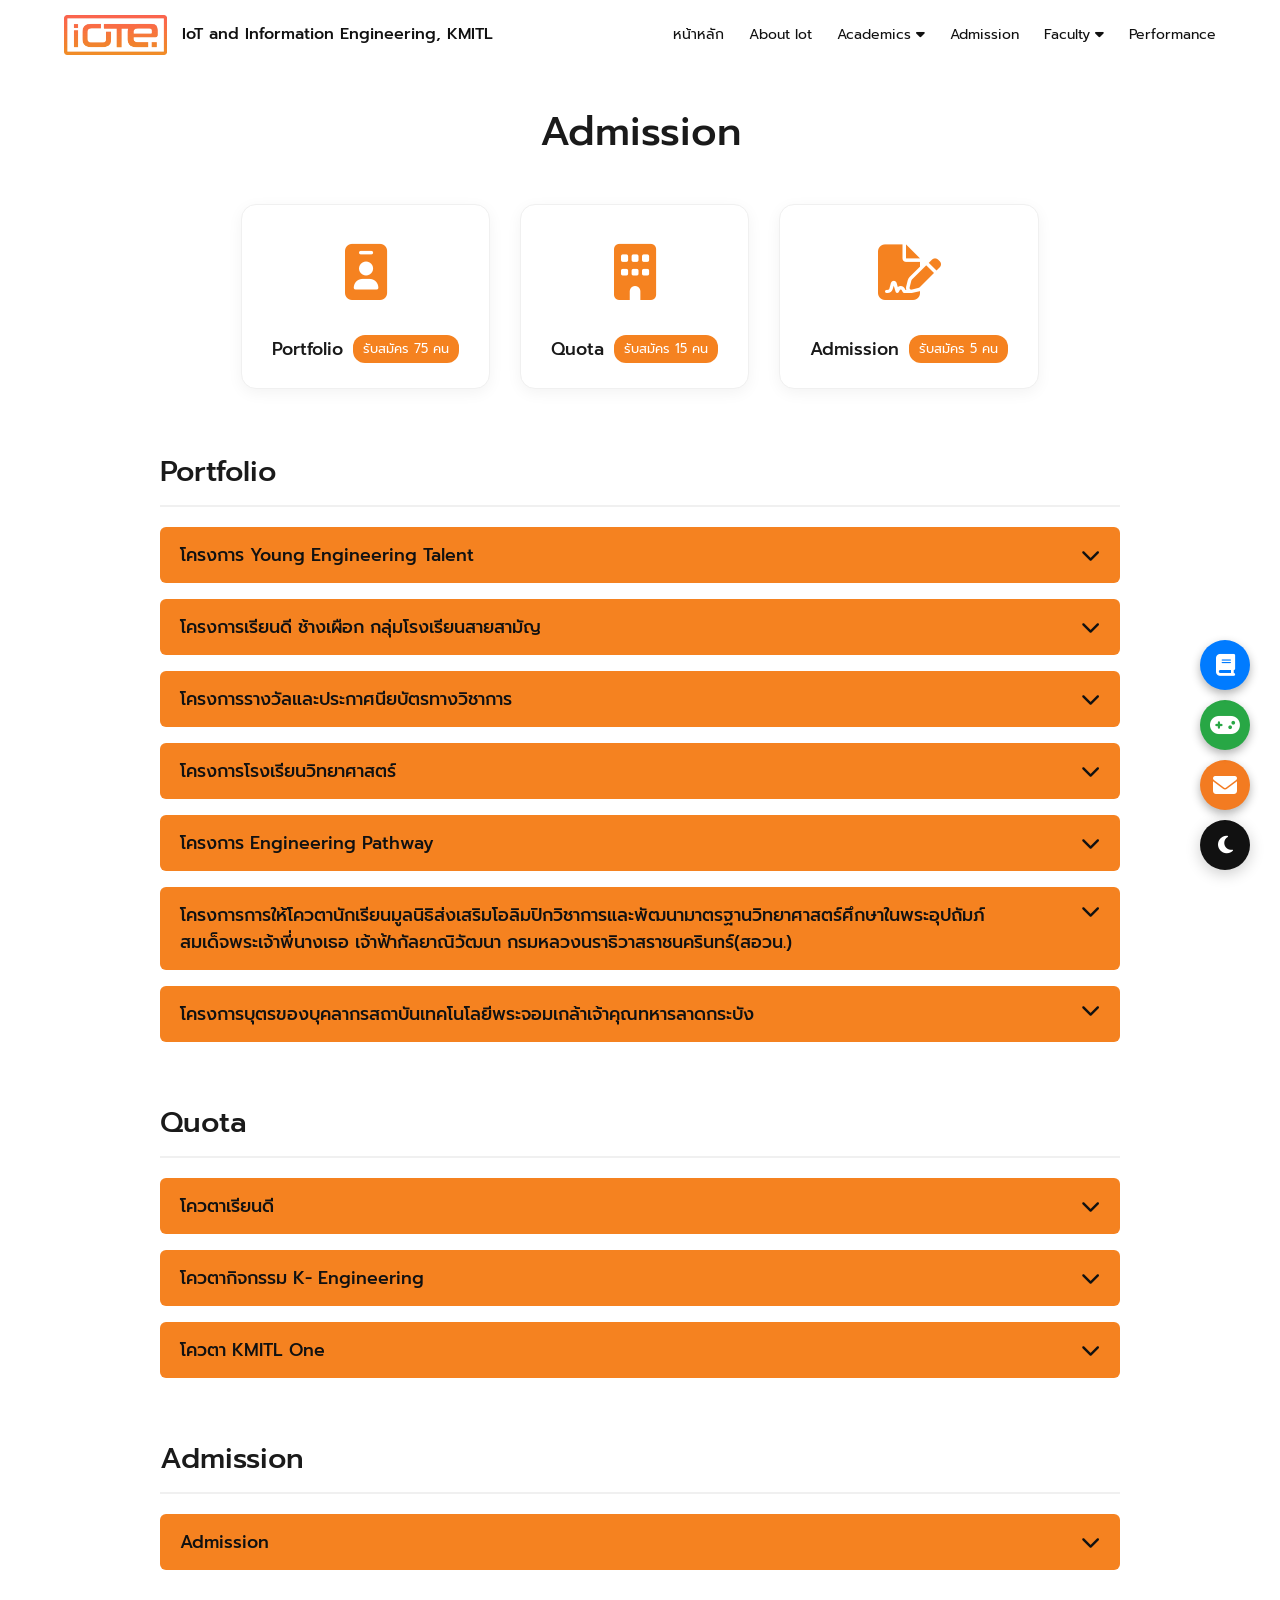
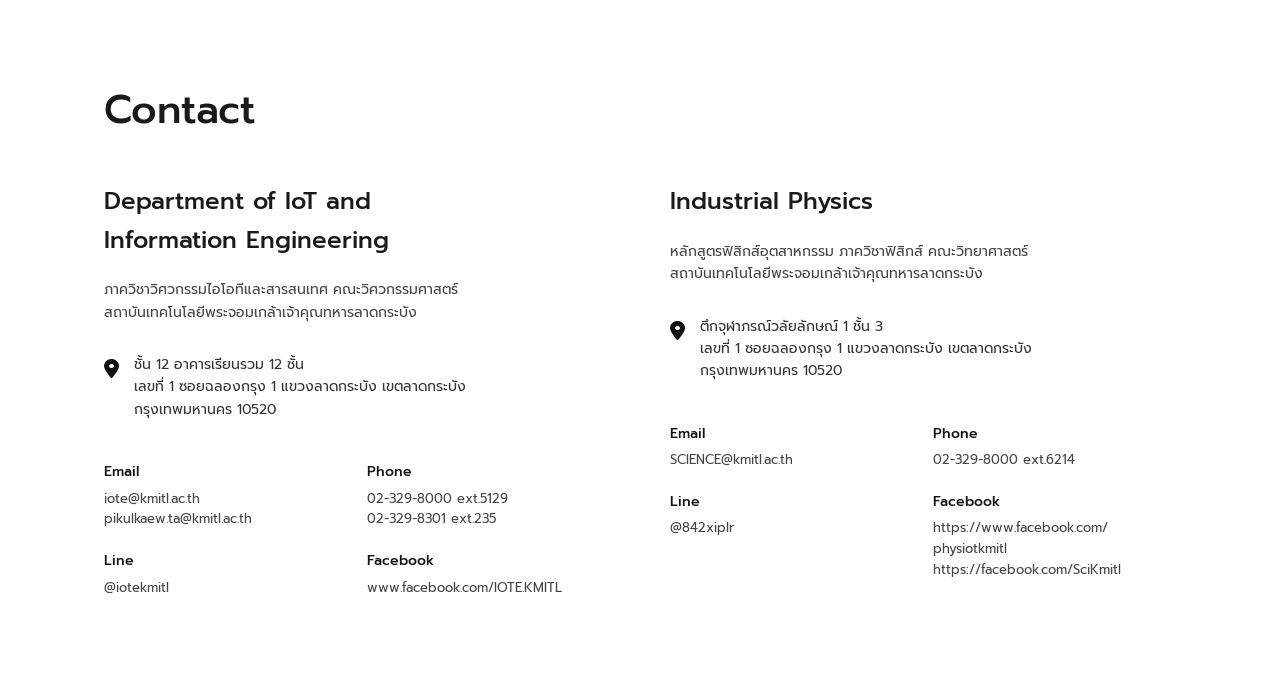
<file: Admission/admiss.html>
<!DOCTYPE html>
<html lang="th">
<head>
    <meta charset="UTF-8">
    <meta name="viewport" content="width=device-width, initial-scale=1.0">
    <title>Admission</title>
    <link rel="icon" type="image/png" href="../image/Logo.png">
    <link href="https://fonts.googleapis.com/css2?family=Prompt:wght@300;400;500;600;700&display=swap" rel="stylesheet">
    <link rel="stylesheet" href="https://cdnjs.cloudflare.com/ajax/libs/font-awesome/6.4.0/css/all.min.css">
    <link rel="stylesheet" href="../style.css">
    <link rel="stylesheet" href="admiss.css">
</head>
<body>
    <nav id="navbar">
        <a href="../index.html"><div class="logo-container">
            <img src="../image/Logo.png" alt="IOTE Logo" class="logo-img">
            <div class="logo-text">IoT and Information Engineering, KMITL</div>
        </div></a>

        <button id="menu-toggle" class="menu-toggle" aria-label="เปิด/ปิดเมนู">
            <i class="fas fa-bars"></i>
        </button>
        
        <ul class="nav-links">
            <li><a href="../index.html">หน้าหลัก</a></li>
            <li><a href="../About/about.html">About iot</a></li>

            <li class="dropdown">
        <a href="javascript:void(0)" class="dropbtn" onclick="toggleMenu(event, 'acadDropdown')">
            Academics <i class="fas fa-caret-down"></i>
        </a>
        <div id="acadDropdown" class="dropdown-content">
            <a href="../Academics/IoT/IoT.html">IoT System and Information</a>
            <a href="../Academics/Dual/Dual.html">Dual Degree</a>
            <a href="../Academics/IoT/IoT.html">วศ.บ.วิศวกรรมคอมพิวเตอร์...</a>
        </div>
    </li>
            <li><a href="admiss.html">Admission</a></li>
            <li class="dropdown">
        <a href="javascript:void(0)" class="dropbtn" onclick="toggleMenu(event, 'FacultyDropdown')">
            Faculty <i class="fas fa-caret-down"></i>
        </a>
        <div id="FacultyDropdown" class="dropdown-content">
            <a href="../Faculty/iot/professor.html">IoT System and Information</a>
            <a href="../Faculty/phy/phy.html">Industrial Physics</a>
        </div>
    </li>
            <li><a href="../performance/cy.html">Performance</a></li>
        </ul>
    </nav>

    <button id="theme-toggle" class="theme-toggle">
        <i class="fas fa-moon"></i>
    </button>

    <a href="../forum/forum.html" class="floating-forum-btn" title="Threads">
        <i class="fas fa-envelope"></i>
    </a>
    <a href="../game/game.html" class="floating-game-btn" title="IoTE Runner">
        <i class="fas fa-gamepad"></i>
    </a>
    <a href="../tutorial/tutorial.html" class="floating-info-btn" title="Study Simulator">
    <i class="fas fa-book"></i> </a>
    
    <main class="admission-container">
        <h1 class="page-title">Admission</h1>

        <div class="stats-grid">
            <div class="stat-card">
                <div class="icon-box"><i class="fas fa-id-badge"></i></div>
                <div class="stat-info">
                    <span class="stat-name">Portfolio</span>
                    <span class="stat-badge">รับสมัคร 75 คน</span>
                </div>
            </div>
            <div class="stat-card">
                <div class="icon-box"><i class="fas fa-building"></i></div>
                <div class="stat-info">
                    <span class="stat-name">Quota</span>
                    <span class="stat-badge">รับสมัคร 15 คน</span>
                </div>
            </div>
            <div class="stat-card">
                <div class="icon-box"><i class="fas fa-file-signature"></i></div>
                <div class="stat-info">
                    <span class="stat-name">Admission</span>
                    <span class="stat-badge">รับสมัคร 5 คน</span>
                </div>
            </div>
        </div>

        <div class="content-wrapper">
            <h2 class="section-title">Portfolio</h2>
            
            <button class="accordion">โครงการ Young Engineering Talent <i class="fas fa-chevron-down"></i></button>
            <div class="panel">
                <div class="panel-content">
                    <h3>คุณสมบัติ</h3>
                    <ul>
                        <li>รับผู้สมัครที่จบจาก รร. หลักสูตรแกนกลาง</li>
                        <li>รับผู้สมัครที่จบจาก รร. หลักสูตรนานาชาติ</li>
                        <li>รับผู้สมัครที่จบจาก รร. หลักสูตรอาชีวะ</li>
                        <li>ผู้สมัครจะต้องมีผลการเรียนเฉลี่ยสะสมรวมอย่างน้อย 5 ภาคการศึกษา ไม่น้อยกว่า 3.50</li>
                        <li>เป็นผู้ที่เคยได้รับรางวัลการแข่งขันในระดับชาติหรือระดับนานาชาติอย่างน้อย 1 รายการ ทางด้านคณิตศาสตร์ – วิทยาศาสตร์ หรือเทคโนโลยีที่เกี่ยวข้องกับสาขาวิชาที่สมัคร ทั้งนี้ต้องเป็นงานที่จัดขึ้นโดยหน่วยงานซึ่งเป็นที่ยอมรับ อย่างกว้างขวาง</li>
                        <li>เป็นผู้ไม่มีโรคสำคัญที่เป็นอุปสรรคต่อการศึกษา</li>
                    </ul>
                    <h3>จำนวนที่เปิดรับ</h3>
                    <p>30 คน (รับร่วมกัน)</p>
                    <h3>รายละเอียดเพิ่มเติม</h3>
                    <p><a href="https://new.reg.kmitl.ac.th/admission/#/" target="_blank">https://new.reg.kmitl.ac.th/admission/#/</a></p>
                </div>
            </div>

            <button class="accordion">โครงการเรียนดี ช้างเผือก กลุ่มโรงเรียนสายสามัญ <i class="fas fa-chevron-down"></i></button>
            <div class="panel">
                <div class="panel-content">
                    <p><i>- รออัปเดตข้อมูล -</i></p>
                    <p><a href="https://new.reg.kmitl.ac.th/admission/#/" target="_blank">https://new.reg.kmitl.ac.th/admission/#/</a></p>
                </div>
            </div>

            <button class="accordion">โครงการรางวัลและประกาศนียบัตรทางวิชาการ <i class="fas fa-chevron-down"></i></button>
            <div class="panel">
                <div class="panel-content">
                    <h3>คุณสมบัติ</h3>
                    <ul>
                        <li>รับผู้สมัครที่จบจาก รร. หลักสูตรแกนกลาง</li>
                        <li>รับผู้สมัครที่จบจาก รร. หลักสูตรนานาชาติ</li>
                        <li>เป็นผู้ไม่มีโรคสำคัญที่เป็นอุปสรรคต่อการศึกษา</li>
                        <li>ผู้สมัครจะต้องมีผลการเรียนเฉลี่ยสะสมรวมอย่างน้อย 5 ภาคการศึกษา ไม่น้อยกว่า 3.00</li>
                        <li>เป็นผู้ที่มีผลงาน รางวัล หรือประกาศนียบัตร</li>
                    </ul>
                    <h3>จำนวนที่เปิดรับ</h3>
                    <p>30 คน (รับร่วมกัน)</p>
                    <h3>รายละเอียดเพิ่มเติม</h3>
                    <p><a href="https://new.reg.kmitl.ac.th/admission/#/" target="_blank">https://new.reg.kmitl.ac.th/admission/#/</a></p>
                </div>
            </div>

            <button class="accordion">โครงการโรงเรียนวิทยาศาสตร์ <i class="fas fa-chevron-down"></i></button>
            <div class="panel">
                <div class="panel-content">
                    <h3>คุณสมบัติ</h3>
                    <ul>
                        <li>รับผู้สมัครที่จบจาก รร. หลักสูตรแกนกลาง</li>
                        <li>รับผู้สมัครที่จบจาก รร. หลักสูตรนานาชาติ</li>
                        <li>เป็นผู้ไม่มีโรคสำคัญที่เป็นอุปสรรคต่อการศึกษา</li>
                        <li>ผู้สมัครจะต้องมีผลการเรียนเฉลี่ยสะสมรวมอย่างน้อย 5 ภาคการศึกษา ไม่น้อยกว่า 3.00</li>
                        <li>เป็นผู้ที่กำลังศึกษาระดับชั้นมัธยมศึกษาปีที่ 6 (สายวิทยาศาสตร์ – คณิตศาสตร์) ในโรงเรียนวิทยาศาสตร์ หรือโรงเรียนที่มีโครงการห้องเรียนพิเศษด้านวิทยาศาสตร์ คณิตศาสตร์ หรือโรงเรียนที่มีการจัดการเรียนสอนให้แก่ผู้มีความสามารถพิเศษด้านคณิตศาสตร์และวิทยาศาสตร์</li>
                    </ul>
                    <h3>จำนวนที่เปิดรับ</h3>
                    <p>30 คน (รับร่วมกัน)</p>
                    <h3>รายละเอียดเพิ่มเติม</h3>
                    <p><a href="https://new.reg.kmitl.ac.th/admission/#/" target="_blank">https://new.reg.kmitl.ac.th/admission/#/</a></p>
                </div>
            </div>

            <button class="accordion">โครงการ Engineering Pathway <i class="fas fa-chevron-down"></i></button>
            <div class="panel">
                <div class="panel-content">
                    <h3>คุณสมบัติ</h3>
                    <ul>
                        <li>รับผู้สมัครที่จบจาก รร. หลักสูตรแกนกลาง</li>
                        <li>รับผู้สมัครที่จบจาก รร. หลักสูตรนานาชาติ</li>
                        <li>รับผู้สมัครที่จบจาก รร. หลักสูตรอาชีวะ</li>
                        <li>เป็นผู้ที่เข้าร่วมเรียนในโครงการ Pre-Engineering School ที่จัดโดยคณะวิศวกรรมศาสตร์ สจล. และได้คะแนนเฉลี่ยสะสมรวมอย่างน้อย 3.5 จากการเรียน 6 วิชา</li>
                        <li>เป็นผู้ไม่มีโรคสำคัญที่เป็นอุปสรรคต่อการศึกษา</li>
                    </ul>
                    <h3>จำนวนที่เปิดรับ</h3>
                    <p>30 คน (รับร่วมกัน)</p>
                    <h3>รายละเอียดเพิ่มเติม</h3>
                    <p><a href="https://new.reg.kmitl.ac.th/admission/#/" target="_blank">https://new.reg.kmitl.ac.th/admission/#/</a></p>
                </div>
            </div>

            <button class="accordion accordion-multiline">
                <span>โครงการการให้โควตานักเรียนมูลนิธิส่งเสริมโอลิมปิกวิชาการและพัฒนามาตรฐานวิทยาศาสตร์ศึกษาในพระอุปถัมภ์สมเด็จพระเจ้าพี่นางเธอ เจ้าฟ้ากัลยาณิวัฒนา กรมหลวงนราธิวาสราชนครินทร์(สอวน.)</span>
                <i class="fas fa-chevron-down"></i>
            </button>
            <div class="panel">
                <div class="panel-content">
                    <h3>คุณสมบัติ</h3>
                    <ul>
                        <li>รับผู้สมัครที่จบจาก รร. หลักสูตรแกนกลาง</li>
                        <li>รับผู้สมัครที่จบจาก รร. หลักสูตรนานาชาติ</li>
                        <li>สำเร็จการศึกษาหรือกำลังศึกษาระดับชั้นมัธยมศึกษาปีที่ 6 (สายวิทยาศาสตร์ – คณิตศาสตร์และแผนการเรียนศิลป์ – คำนวณ)</li>
                        <li>ต้องมีผลการเรียนเฉลี่ยสะสมรวมอย่างน้อยรวม 4 ภาคการศึกษา ไม่น้อยกว่า 2.75</li>
                        <li>เป็นผู้สำเร็จการอบรมค่าย 2 ของมูลนิธิ สอวน.</li>
                    </ul>
                    <h3>จำนวนที่เปิดรับ</h3>
                    <p>40 คน (รวมทุกหลักสูตร)</p>
                    <h3>รายละเอียดเพิ่มเติม</h3>
                    <p><a href="https://new.reg.kmitl.ac.th/admission/#/" target="_blank">https://new.reg.kmitl.ac.th/admission/#/</a></p>
                </div>
            </div>

            <button class="accordion accordion-multiline">
                <span>โครงการบุตรของบุคลากรสถาบันเทคโนโลยีพระจอมเกล้าเจ้าคุณทหารลาดกระบัง</span>
                <i class="fas fa-chevron-down"></i>
            </button>
            <div class="panel">
                <div class="panel-content">
                    <h3>คุณสมบัติ</h3>
                    <ul>
                        <li>รับผู้สมัครที่จบจาก รร. หลักสูตรแกนกลาง</li>
                        <li>รับผู้สมัครที่จบจาก รร. หลักสูตรนานาชาติ</li>
                        <li>เป็นผู้ที่กำลังศึกษาระดับชั้นมัธยมศึกษาปีที่ 6 (สายวิทยาศาสตร์ – คณิตศาสตร์)</li>
                        <li>ต้องมีผลการเรียนเฉลี่ยสะสมรวมอย่างน้อยรวม 5 ภาคการศึกษา ไม่น้อยกว่า 2.75</li>
                        <li>เป็นผู้ไม่มีโรคสำคัญที่เป็นอุปสรรคต่อการศึกษา</li>
                        <li>ผู้สมัครต้องเป็นบุตรโดยชอบด้วยกฎหมายของพนักงานสถาบัน ข้าราชการ หรือลูกจ้างประจำของสถาบันเทคโนโลยีพระจอมเกล้าเจ้าคุณทหารลาดกระบังเท่านั้น ซึ่งยกเว้นบุตรบุญธรรม</li>
                    </ul>
                    <h3>จำนวนที่เปิดรับ</h3>
                    <p>5 คน (รวมทุกหลักสูตร)</p>
                    <h3>รายละเอียดเพิ่มเติม</h3>
                    <p><a href="https://new.reg.kmitl.ac.th/admission/#/" target="_blank">https://new.reg.kmitl.ac.th/admission/#/</a></p>
                </div>
            </div>

            <h2 class="section-title" style="margin-top: 50px;">Quota</h2>

            <button class="accordion">โควตาเรียนดี <i class="fas fa-chevron-down"></i></button>
            <div class="panel">
                <div class="panel-content">
                    <h3>คุณสมบัติ</h3>
                    <ul>
                        <li>รับผู้สมัครที่จบจาก รร. หลักสูตรแกนกลาง</li>
                        <li>รับผู้สมัครที่จบจาก รร. หลักสูตรนานาชาติ</li>
                        <li>รับผู้สมัครที่จบจาก รร. หลักสูตรอาชีวะ</li>
                        <li>มีผลการเรียนเฉลี่ยสะสมรวมอย่างน้อยรวม 5 ภาคการศึกษา ไม่น้อยกว่า 3.00</li>
                    </ul>
                    <h3>จำนวนที่เปิดรับ</h3>
                    <p>15 คน (รับร่วมกัน)</p>
                    <h3>รายละเอียดเพิ่มเติม</h3>
                    <p><a href="https://new.reg.kmitl.ac.th/admission/#/" target="_blank">https://new.reg.kmitl.ac.th/admission/#/</a></p>
                </div>
            </div>

            <button class="accordion">โควตากิจกรรม K- Engineering <i class="fas fa-chevron-down"></i></button>
            <div class="panel">
                <div class="panel-content">
                    <p><i>- รออัปเดตข้อมูล -</i></p>
                </div>
            </div>

            <button class="accordion">โควตา KMITL One <i class="fas fa-chevron-down"></i></button>
            <div class="panel">
                <div class="panel-content">
                    <p><i>- รออัปเดตข้อมูล -</i></p>
                </div>
            </div>

            <h2 class="section-title" style="margin-top: 50px;">Admission</h2>

            <button class="accordion">Admission <i class="fas fa-chevron-down"></i></button>
            <div class="panel">
                <div class="panel-content">
                    <h3>คุณสมบัติ</h3>
                    <ul>
                        <li>รับผู้สมัครที่จบจาก รร. หลักสูตรแกนกลาง</li>
                        <li>รับผู้สมัครที่จบจาก รร. หลักสูตรนานาชาติ</li>
                        <li>รับผู้สมัครที่จบจาก รร. หลักสูตรอาชีวะ</li>
                    </ul>
                    <h3>เงื่อนไขการรับ</h3>
                    <p>กำลังศึกษาหรือสำเร็จการศึกษาระดับมัธยมศึกษาตอนปลายสาย วิทย์-คณิต หรือประกาศนียบัตรวิชาชีพ (ปวช.) สายช่างอุตสาหกรรม ผู้สมัครต้องมีคะแนน TGAT , TPAT3 , A-level Math 1 และ Physics</p>
                    
                    <h3>การคำนวณคะแนน</h3>
                    <ul>
                        <li>ความถนัดทั่วไป (TGAT) 20 %</li>
                        <li>ความถนัดวิทยาศาสตร์ เทคโนโลยี วิศวกรรมศาสตร์ (TPAT3) 25 %</li>
                        <li>A-Level คณิตศาสตร์ประยุกต์ 1 (พื้นฐาน+เพิ่มเติม) 25 %</li>
                        <li>A-Level ฟิสิกส์ 30 %</li>
                    </ul>

                    <h3>จำนวนที่เปิดรับ</h3>
                    <p>5 คน</p>
                    <h3>รายละเอียดเพิ่มเติม</h3>
                    <p><a href="https://new.reg.kmitl.ac.th/admission/#/" target="_blank">https://new.reg.kmitl.ac.th/admission/#/</a></p>
                </div>
            </div>

        </div>
    </main>

    <section class="contact-section">
        <h2 class="contact-header">Contact</h2>
        <div class="contact-grid">
            
            <div class="contact-col">
                <h3>Department of IoT and<br>Information Engineering</h3>
                <p class="desc">ภาควิชาวิศวกรรมไอโอทีและสารสนเทศ คณะวิศวกรรมศาสตร์<br>สถาบันเทคโนโลยีพระจอมเกล้าเจ้าคุณทหารลาดกระบัง</p>
                <div class="address-box">
                    <i class="fas fa-map-marker-alt pin-icon"></i>
                    <p>ชั้น 12 อาคารเรียนรวม 12 ชั้น<br>เลขที่ 1 ซอยฉลองกรุง 1 แขวงลาดกระบัง เขตลาดกระบัง<br>กรุงเทพมหานคร 10520</p>
                </div>
                <div class="contact-details">
                    <div class="detail-item">
                        <strong>Email</strong>
                        <p>iote@kmitl.ac.th<br>pikulkaew.ta@kmitl.ac.th</p>
                    </div>
                    <div class="detail-item">
                        <strong>Phone</strong>
                        <p>02-329-8000 ext.5129<br>02-329-8301 ext.235</p>
                    </div>
                    <div class="detail-item">
                        <strong>Line</strong>
                        <p>@iotekmitl</p>
                    </div>
                    <div class="detail-item">
                        <strong>Facebook</strong>
                        <p>www.facebook.com/IOTE.KMITL</p>
                    </div>
                </div>
            </div>

            <div class="contact-col">
                <h3>Industrial Physics</h3>
                <p class="desc">หลักสูตรฟิสิกส์อุตสาหกรรม ภาควิชาฟิสิกส์ คณะวิทยาศาสตร์<br>สถาบันเทคโนโลยีพระจอมเกล้าเจ้าคุณทหารลาดกระบัง</p>
                <div class="address-box">
                    <i class="fas fa-map-marker-alt pin-icon"></i>
                    <p>ตึกจุฬาภรณ์วลัยลักษณ์ 1 ชั้น 3<br>เลขที่ 1 ซอยฉลองกรุง 1 แขวงลาดกระบัง เขตลาดกระบัง<br>กรุงเทพมหานคร 10520</p>
                </div>
                <div class="contact-details">
                    <div class="detail-item">
                        <strong>Email</strong>
                        <p>SCIENCE@kmitl.ac.th</p>
                    </div>
                    <div class="detail-item">
                        <strong>Phone</strong>
                        <p>02-329-8000 ext.6214</p>
                    </div>
                    <div class="detail-item">
                        <strong>Line</strong>
                        <p>@842xiplr</p>
                    </div>
                    <div class="detail-item">
                        <strong>Facebook</strong>
                        <p>https://www.facebook.com/<br>physiotkmitl<br>https://facebook.com/SciKmitl</p>
                    </div>
                </div>
            </div>

        </div>
    </section>

    <script src="../script.js"></script>
    <script src="admiss.js"></script>
</body>
</html>
</file>
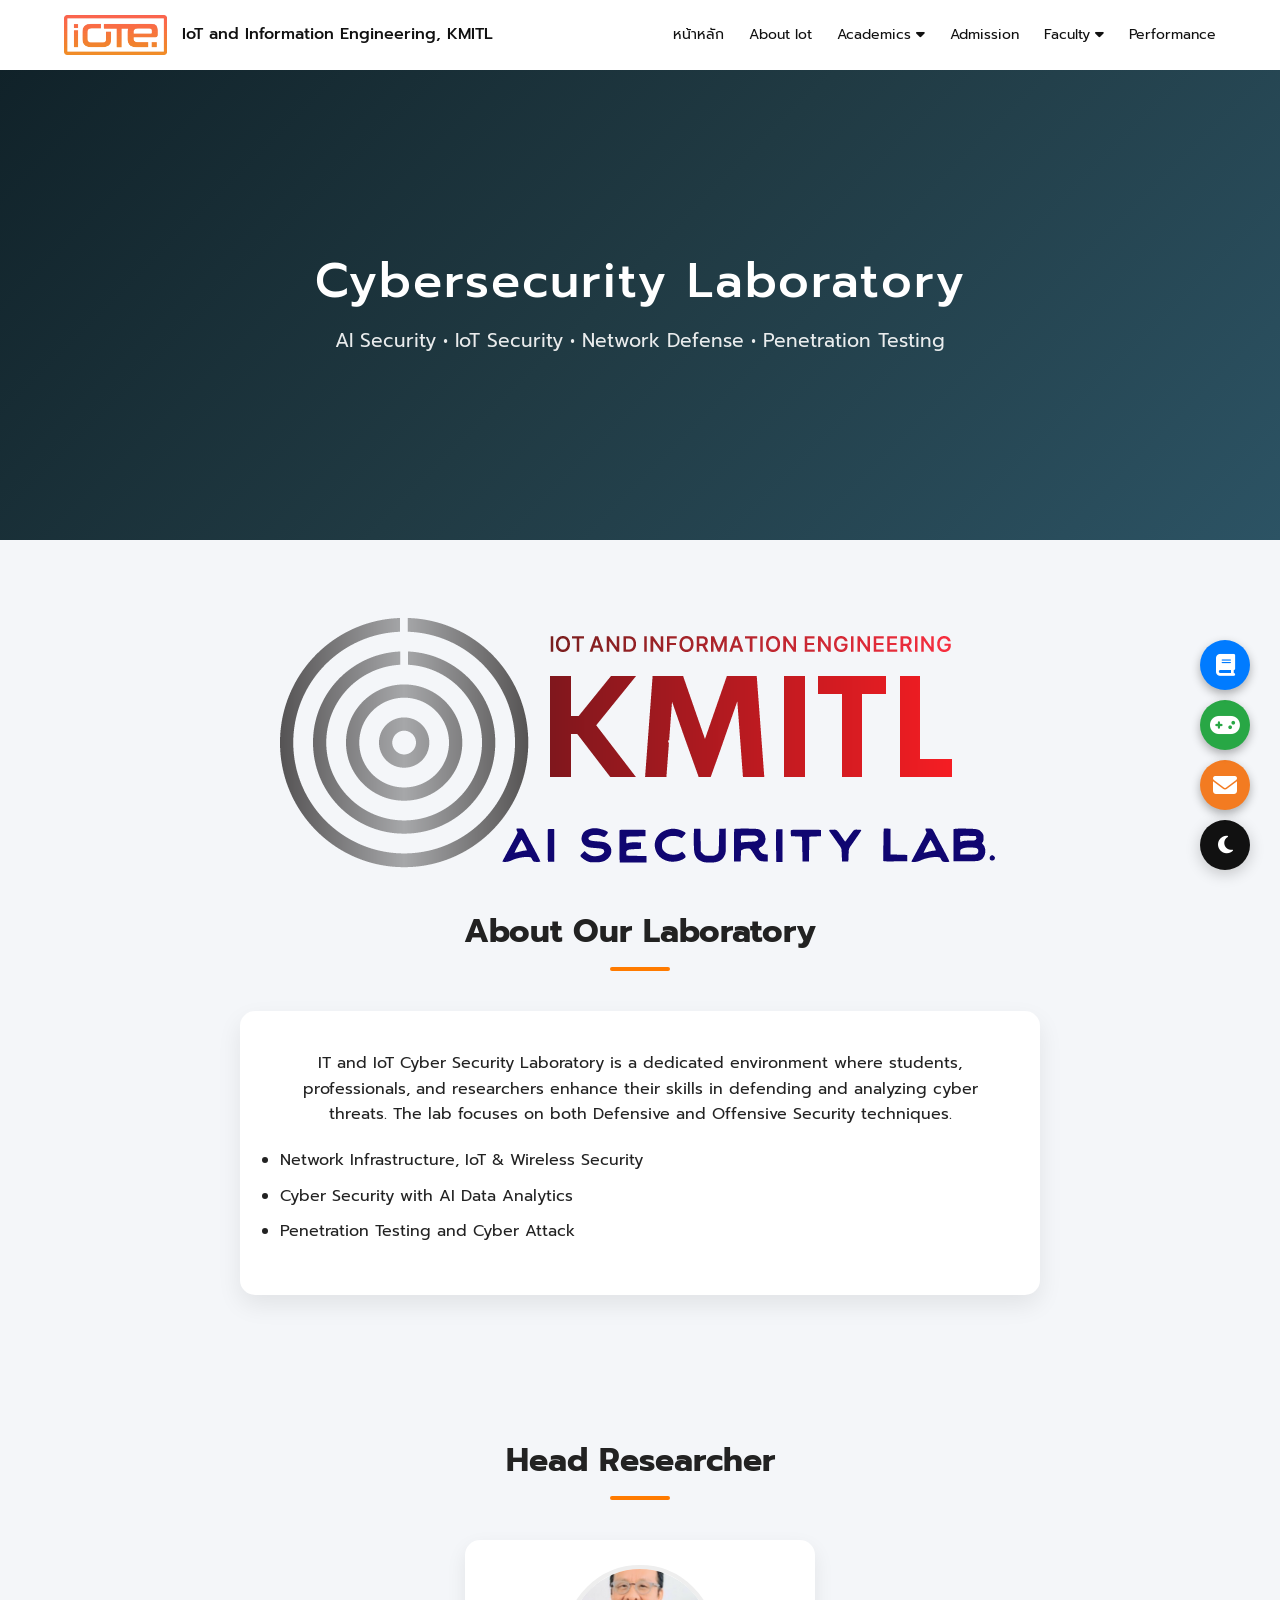
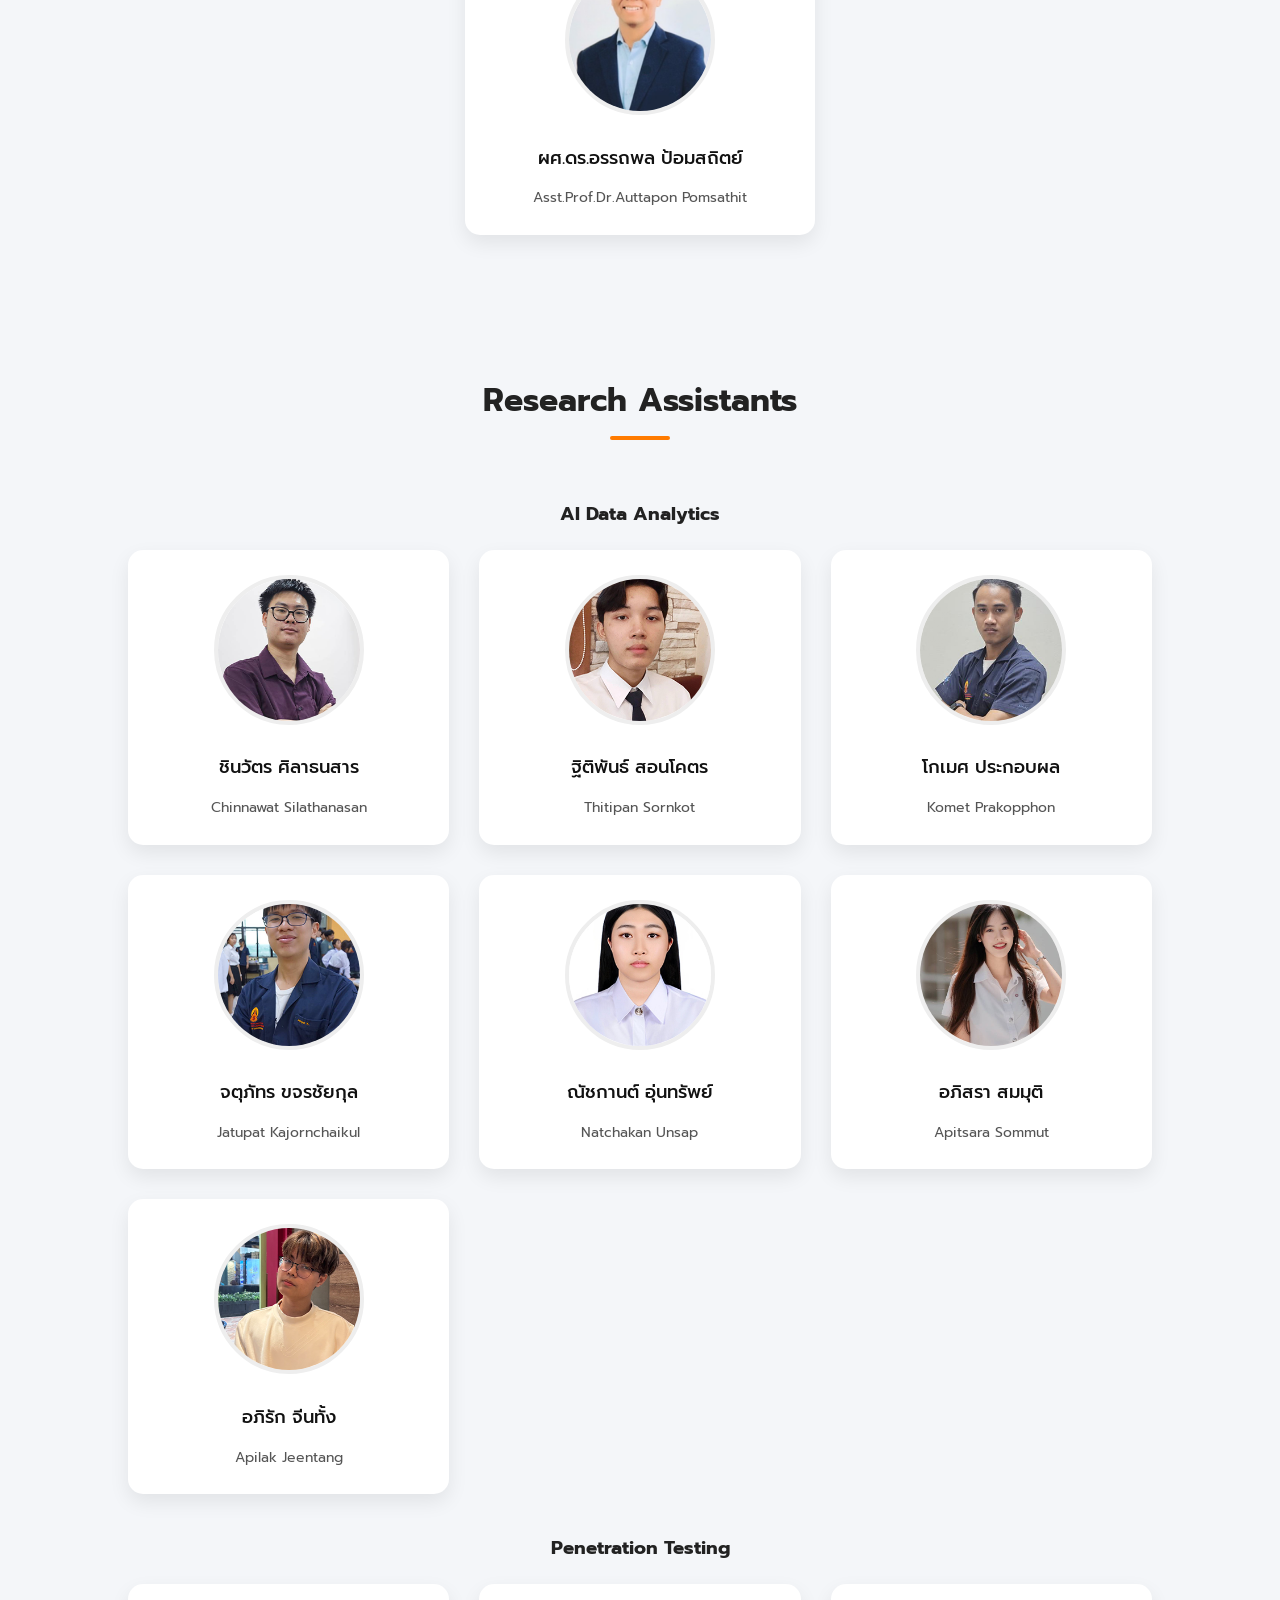
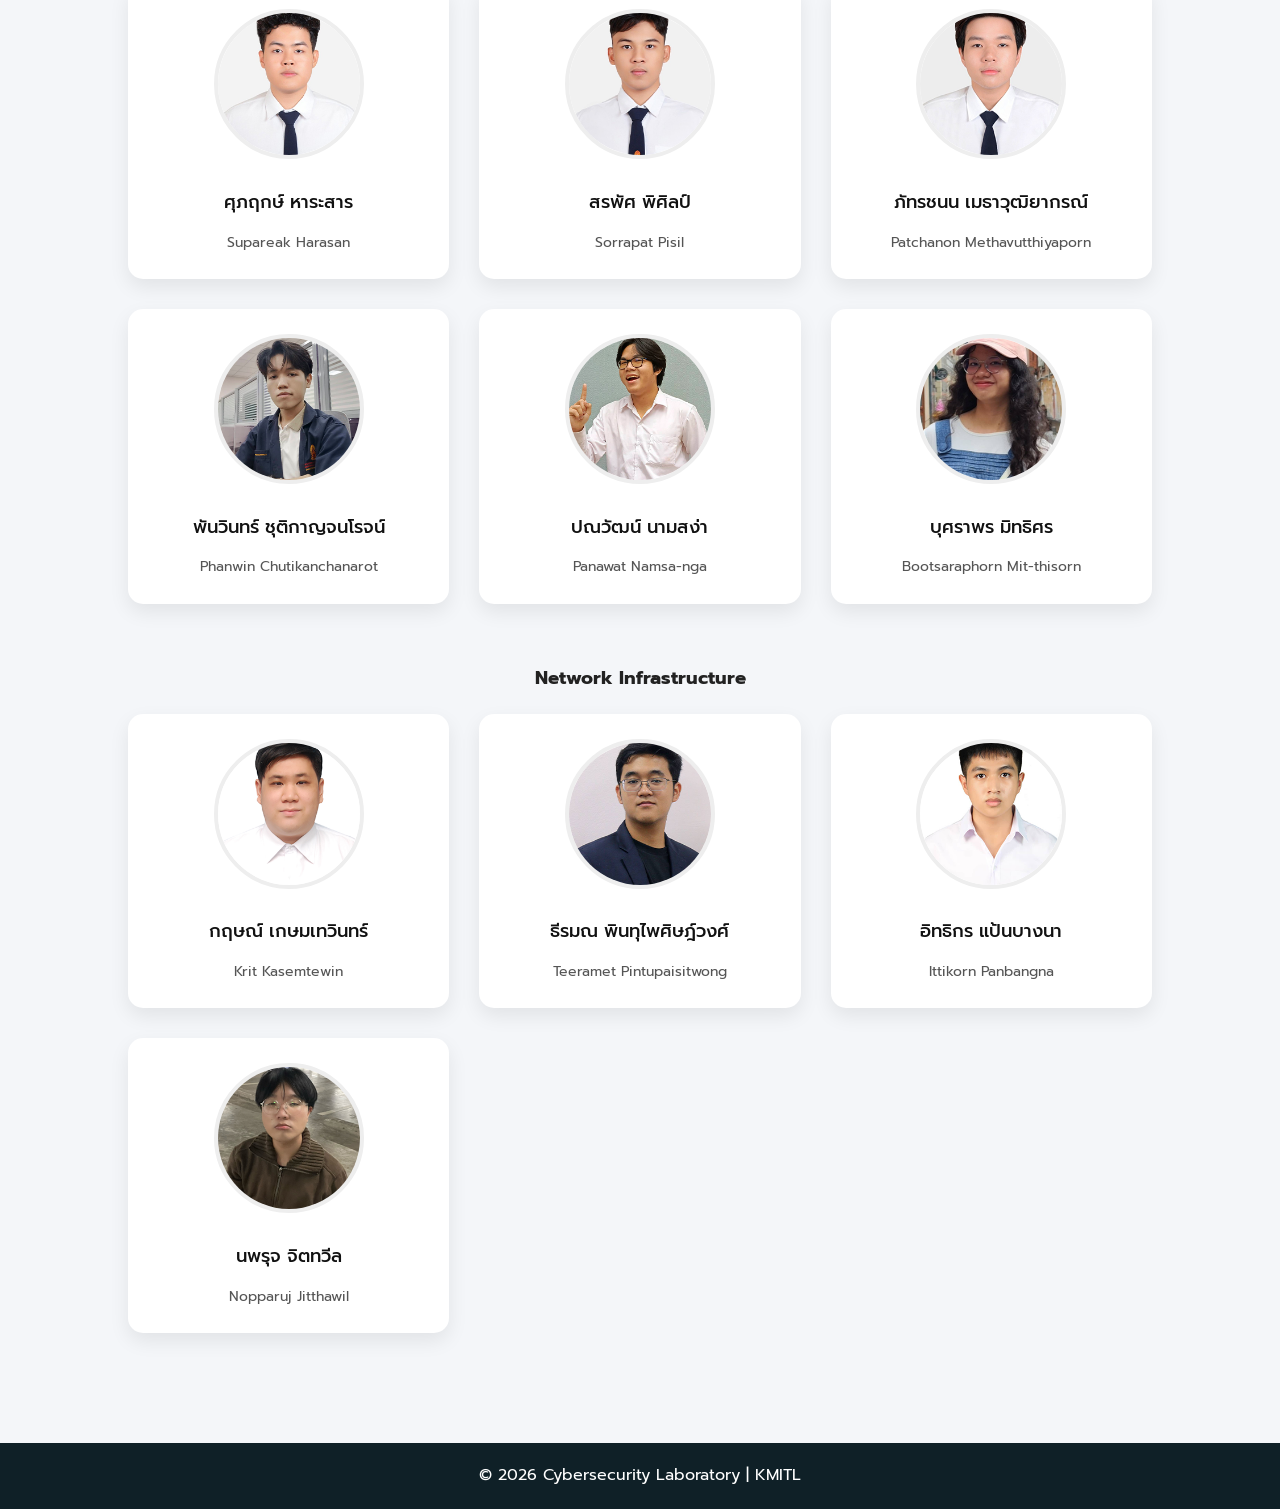
<file: performance/cy.html>
<!DOCTYPE html>
<html lang="en">
<head>
    <meta charset="UTF-8">
    <title>Cybersecurity Laboratory</title>
    <link rel="icon" type="image/png" href="../image/Logo.png">
    <link href="https://fonts.googleapis.com/css2?family=Prompt:wght@300;400;500;600;700&display=swap" rel="stylesheet">
    <link rel="stylesheet" href="https://cdnjs.cloudflare.com/ajax/libs/font-awesome/6.4.0/css/all.min.css">
    <link rel="stylesheet" href="../style.css">
    <link rel="stylesheet" href="cy.css">
    <meta name="viewport" content="width=device-width, initial-scale=1.0">
</head>
<body>

    <nav id="navbar">
        <a href="../index.html"><div class="logo-container">
            <img src="../image/Logo.png" alt="IOTE Logo" class="logo-img">
            <div class="logo-text">IoT and Information Engineering, KMITL</div>
        </div></a>

        <button id="menu-toggle" class="menu-toggle" aria-label="เปิด/ปิดเมนู">
            <i class="fas fa-bars"></i>
        </button>
        
        <ul class="nav-links">
            <li><a href="../index.html">หน้าหลัก</a></li>
            <li><a href="about.html">About iot</a></li>

            <li class="dropdown">
        <a href="javascript:void(0)" class="dropbtn" onclick="toggleMenu(event, 'acadDropdown')">
            Academics <i class="fas fa-caret-down"></i>
        </a>
        <div id="acadDropdown" class="dropdown-content">
            <a href="../Academics/IoT/IoT.html">IoT System and Information</a>
            <a href="../Academics/Dual/Dual.html">Dual Degree</a>
            <a href="../Academics/Continuing/cont.html">วศ.บ.วิศวกรรมคอมพิวเตอร์...</a>
        </div>
    </li>
            <li><a href="../Admission/admiss.html">Admission</a></li>
            <li class="dropdown">
        <a href="javascript:void(0)" class="dropbtn" onclick="toggleMenu(event, 'FacultyDropdown')">
            Faculty <i class="fas fa-caret-down"></i>
        </a>
        <div id="FacultyDropdown" class="dropdown-content">
            <a href="../Faculty/iot/professor.html">IoT System and Information</a>
            <a href="../Faculty/phy/phy.html">Industrial Physics</a>
        </div>
    </li>
            <li><a href="cy.html">Performance</a></li>
        </ul>
    </nav>

    <button id="theme-toggle" class="theme-toggle">
        <i class="fas fa-moon"></i>
    </button>

    <a href="../forum/forum.html" class="floating-forum-btn" title="Threads">
    <i class="fas fa-envelope"></i>
</a>
<a href="../game/game.html" class="floating-game-btn" title="IoTE Runner">
    <i class="fas fa-gamepad"></i>
</a>
<a href="../tutorial/tutorial.html" class="floating-info-btn" title="Study Simulator">
    <i class="fas fa-book"></i> </a>


<!-- HERO SECTION -->
<section class="hero">
    <div class="hero-content">
        <h1>Cybersecurity Laboratory</h1>
        <p>AI Security • IoT Security • Network Defense • Penetration Testing</p>
    </div>
</section>

<!-- ABOUT SECTION -->
<section class="about">
    <img src="landscape.jpg" alt="">
    <h2>About Our Laboratory</h2>
    <div class="about-box">
        <p>
            IT and IoT Cyber Security Laboratory is a dedicated environment where students,
            professionals, and researchers enhance their skills in defending and analyzing cyber threats.
            The lab focuses on both Defensive and Offensive Security techniques.
        </p>
        <ul>
            <li>Network Infrastructure, IoT & Wireless Security</li>
            <li>Cyber Security with AI Data Analytics</li>
            <li>Penetration Testing and Cyber Attack</li>
        </ul>
    </div>
</section>

<!-- RESEARCHER SECTION -->
<section class="research">
    <h2>Head Researcher</h2>
    <div class="card large">
        <img src="cyberlab.jpg" alt="">
        <h3>ผศ.ดร.อรรถพล ป้อมสถิตย์</h3>
        <p>Asst.Prof.Dr.Auttapon Pomsathit</p>
    </div>
</section>

<!-- TEAM SECTION -->
<section class="team">
    <h2>Research Assistants</h2>
  <!-- AI Data Analytics -->
    <h3 style="margin:60px 0 20px;">AI Data Analytics</h3>
    <div class="grid">

        <div class="card">
            <img src="1.jpg" alt="">
            <h3>ชินวัตร ศิลาธนสาร</h3>
            <p>Chinnawat Silathanasan</p>
        </div>

        <div class="card">
            <img src="2.jpg" alt="">
            <h3>ฐิติพันธ์ สอนโคตร</h3>
            <p>Thitipan Sornkot</p>
        </div>

        <div class="card">
            <img src="3.jpg" alt="">
            <h3>โกเมศ ประกอบผล</h3>
            <p>Komet Prakopphon</p>
        </div>

        <div class="card">
            <img src="4.jpg" alt="">
            <h3>จตุภัทร ขจรชัยกุล</h3>
            <p>Jatupat Kajornchaikul</p>
        </div>

        <div class="card">
            <img src="5.jpg" alt="">
            <h3>ณัชกานต์ อุ่นทรัพย์</h3>
            <p>Natchakan Unsap</p>
        </div>

        <div class="card">
            <img src="6.jpg" alt="">
            <h3>อภิสรา สมมุติ</h3>
            <p>Apitsara Sommut</p>
        </div>

        <div class="card">
            <img src="7.jpg" alt="">
            <h3>อภิรัก จีนทั้ง</h3>
            <p>Apilak Jeentang</p>
        </div>

    </div>
    <!-- Penetration Testing -->
    <h3 style="margin:40px 0 20px;">Penetration Testing</h3>
    <div class="grid">

        <div class="card">
            <img src="8.jpg" alt="">
            <h3>ศุภฤกษ์ หาระสาร</h3>
            <p>Supareak Harasan</p>
        </div>

        <div class="card">
            <img src="9.jpg" alt="">
            <h3>สรพัศ พิศิลป์</h3>
            <p>Sorrapat Pisil</p>
        </div>

        <div class="card">
            <img src="10.jpg" alt="">
            <h3>ภัทรชนน เมธาวุฒิยากรณ์</h3>
            <p>Patchanon Methavutthiyaporn</p>
        </div>

        <div class="card">
            <img src="11.jpg" alt="">
            <h3>พันวินทร์ ชุติกาญจนโรจน์</h3>
            <p>Phanwin Chutikanchanarot</p>
        </div>

        <div class="card">
            <img src="12.jpg" alt="">
            <h3>ปณวัฒน์ นามสง่า</h3>
            <p>Panawat Namsa-nga</p>
        </div>

        <div class="card">
            <img src="13.jpg" alt="">
            <h3>บุศราพร มิทธิศร</h3>
            <p>Bootsaraphorn Mit-thisorn</p>
        </div>

    </div>

    <!-- Network Infrastructure -->
    <h3 style="margin:60px 0 20px;">Network Infrastructure</h3>
    <div class="grid">

        <div class="card">
            <img src="14.jpg" alt="">
            <h3>กฤษณ์ เกษมเทวินทร์</h3>
            <p>Krit Kasemtewin</p>
        </div>

        <div class="card">
            <img src="15.jpg" alt="">
            <h3>ธีรมณ พินทุไพศิษฎ์วงศ์</h3>
            <p>Teeramet Pintupaisitwong</p>
        </div>

        <div class="card">
            <img src="16.jpg" alt="">
            <h3>อิทธิกร แป้นบางนา</h3>
            <p>Ittikorn Panbangna</p>
        </div>

        <div class="card">
            <img src="17.jpg" alt="">
            <h3>นพรุจ จิตทวีล</h3>
            <p>Nopparuj Jitthawil</p>
        </div>

    </div>

  

</section>

<footer>
    © 2026 Cybersecurity Laboratory | KMITL
</footer>

    <script src="../script.js"></script>
</body>
</html>
</file>
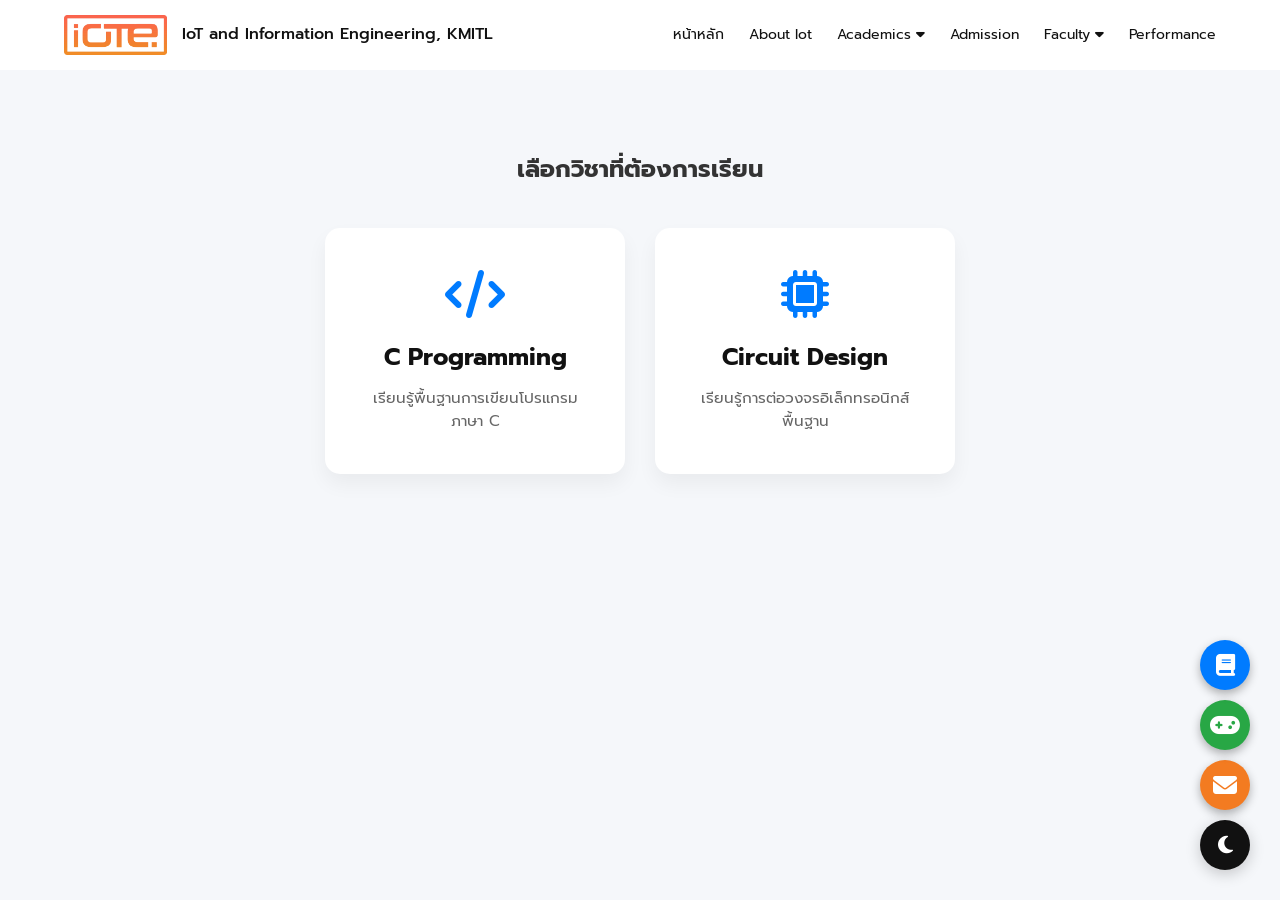
<file: tutorial/tutorial.html>
<!DOCTYPE html>
<html lang="th">
<head>
    <meta charset="UTF-8">
    <meta name="viewport" content="width=device-width, initial-scale=1.0">
    <title>Study Simulator</title>
    <link rel="icon" type="image/png" href="../image/Logo.png">
    <link href="https://fonts.googleapis.com/css2?family=Prompt:wght@300;400;500;600;700&display=swap" rel="stylesheet">
    <link rel="stylesheet" href="https://cdnjs.cloudflare.com/ajax/libs/font-awesome/6.4.0/css/all.min.css">
    <link rel="stylesheet" href="../style.css">
    <link rel="stylesheet" href="tutorial.css">
</head>
<body>
    <nav id="navbar">
        <a href="../index.html"><div class="logo-container">
            <img src="../image/Logo.png" alt="IOTE Logo" class="logo-img">
            <div class="logo-text">IoT and Information Engineering, KMITL</div>
        </div></a>

        <button id="menu-toggle" class="menu-toggle" aria-label="เปิด/ปิดเมนู">
            <i class="fas fa-bars"></i>
        </button>
        
        <ul class="nav-links">
            <li><a href="../index.html">หน้าหลัก</a></li>
            <li><a href="../About/about.html">About iot</a></li>
            <li class="dropdown">
                <a href="javascript:void(0)" class="dropbtn" onclick="toggleMenu(event, 'acadDropdown')">
                    Academics <i class="fas fa-caret-down"></i>
                </a>
                <div id="acadDropdown" class="dropdown-content">
                    <a href="../Academics/IoT/IoT.html">IoT System and Information</a>
                    <a href="../Academics/Dual/Dual.html">Dual Degree</a>
                    <a href="../Academics/Continuing/cont.html">วศ.บ.วิศวกรรมคอมพิวเตอร์...</a>
                </div>
            </li>
            <li><a href="../Admission/admiss.html">Admission</a></li>
            <li class="dropdown">
                <a href="javascript:void(0)" class="dropbtn" onclick="toggleMenu(event, 'FacultyDropdown')">
                    Faculty <i class="fas fa-caret-down"></i>
                </a>
                <div id="FacultyDropdown" class="dropdown-content">
                    <a href="../Faculty/iot/professor.html">IoT System and Information</a>
                    <a href="../Faculty/phy/phy.html">Industrial Physics</a>
                </div>
            </li>
            <li><a href="../performance/cy.html">Performance</a></li>
        </ul>
    </nav>

    <button id="theme-toggle" class="theme-toggle">
        <i class="fas fa-moon"></i>
    </button>
    <a href="../forum/forum.html" class="floating-forum-btn" title="Threads">
        <i class="fas fa-envelope"></i>
    </a>
    <a href="../game/game.html" class="floating-game-btn" title="IoTE Runner">
        <i class="fas fa-gamepad"></i>
    </a>
    <a href="tutorial.html" class="floating-info-btn" title="Study Simulator">
    <i class="fas fa-book"></i> </a>

    <div id="selection-screen" class="selection-container">
        <h2>เลือกวิชาที่ต้องการเรียน</h2>
        <div class="subject-cards">
            <div class="subject-card" onclick="startSubject('C')">
                <i class="fas fa-code fa-3x"></i>
                <h3>C Programming</h3>
                <p>เรียนรู้พื้นฐานการเขียนโปรแกรมภาษา C</p>
            </div>
            <div class="subject-card" onclick="startSubject('Circuit')">
                <i class="fas fa-microchip fa-3x"></i>
                <h3>Circuit Design</h3>
                <p>เรียนรู้การต่อวงจรอิเล็กทรอนิกส์พื้นฐาน</p>
            </div>
        </div>
    </div>

    <div id="tutorial-container" class="tutorial-container" style="display: none;">
        <div class="lesson-section">
            <button class="btn btn-secondary" onclick="goBack()" style="margin-bottom: 20px; background: #6c757d; color: white;"><i class="fas fa-arrow-left"></i> กลับไปหน้าเลือกวิชา</button>
            <div class="progress-bar">
                <span id="lesson-counter">Lesson 1 / 5</span>
            </div>
            <h2 id="lesson-title" class="lesson-title">บทเรียน</h2>
            <div id="lesson-desc" class="lesson-desc">
                รายละเอียดบทเรียนจะแสดงที่นี่
            </div>
            <div class="expected-output-box">
                <strong>ผลลัพธ์ที่ต้องการ (Expected Output):</strong>
                <pre id="expected-output" class="output-text"></pre>
            </div>
        </div>

        <div class="workspace-section">
            <div id="c-workspace">
                <div class="editor-header">
                    <span><i class="fas fa-code"></i> main.c</span>
                </div>
                <textarea id="code-editor" spellcheck="false"></textarea>
                
                <div class="terminal" style="margin-top: 15px;">
                    <div class="terminal-header">Terminal Output</div>
                    <div id="terminal-content" class="terminal-content">
                        > Ready to compile...
                    </div>
                </div>
            </div>

            <div id="circuit-workspace" style="display: none;">
                <div class="editor-header">
                    <span><i class="fas fa-bolt"></i> Circuit Board (ลากอุปกรณ์ลงในช่องว่าง)</span>
                </div>
                
                <div class="toolbox" id="toolbox">
                    <div class="component" draggable="true" id="comp-battery" ondragstart="drag(event)">🔋 แบตเตอรี่</div>
                    <div class="component" draggable="true" id="comp-led" ondragstart="drag(event)">💡 หลอด LED</div>
                    <div class="component" draggable="true" id="comp-resistor" ondragstart="drag(event)">⚡ ตัวต้านทาน</div>
                    <div class="component" draggable="true" id="comp-switch" ondragstart="drag(event)">🔘 สวิตช์</div>
                    <div class="component" draggable="true" id="comp-buzzer" ondragstart="drag(event)">🔊 บัซเซอร์</div>
                </div>

                <div class="circuit-board" id="circuit-board">
                    </div>

                <div id="circuit-feedback" class="circuit-feedback" style="display: none;"></div>
            </div>

            <div class="action-buttons" style="margin-top: 15px;">
                <button id="run-btn" class="btn btn-primary"><i class="fas fa-play"></i> Run Code</button>
                <button id="next-btn" class="btn btn-success" style="display: none;">Next Lesson <i class="fas fa-arrow-right"></i></button>
            </div>
        </div>
    </div>

    <script src="../script.js"></script>
    <script src="tutorial.js"></script>
</body>
</html>
</file>
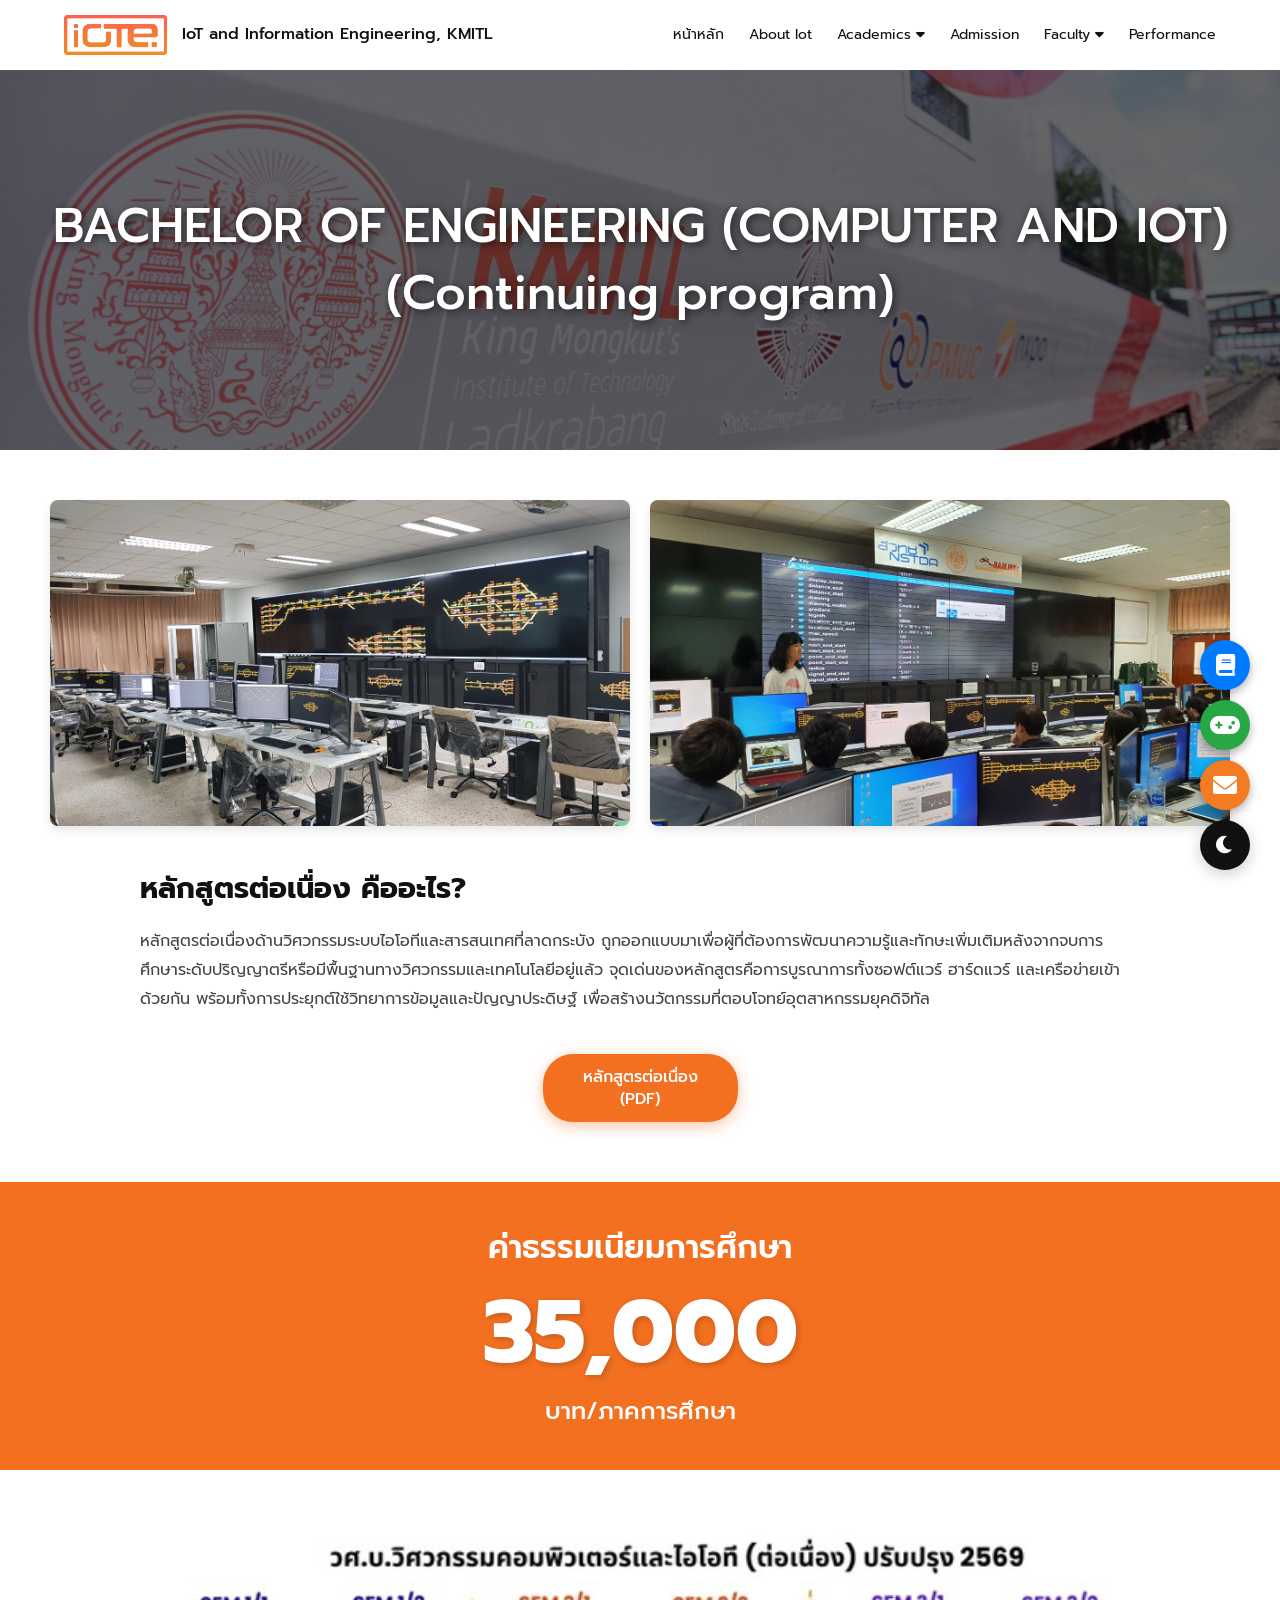
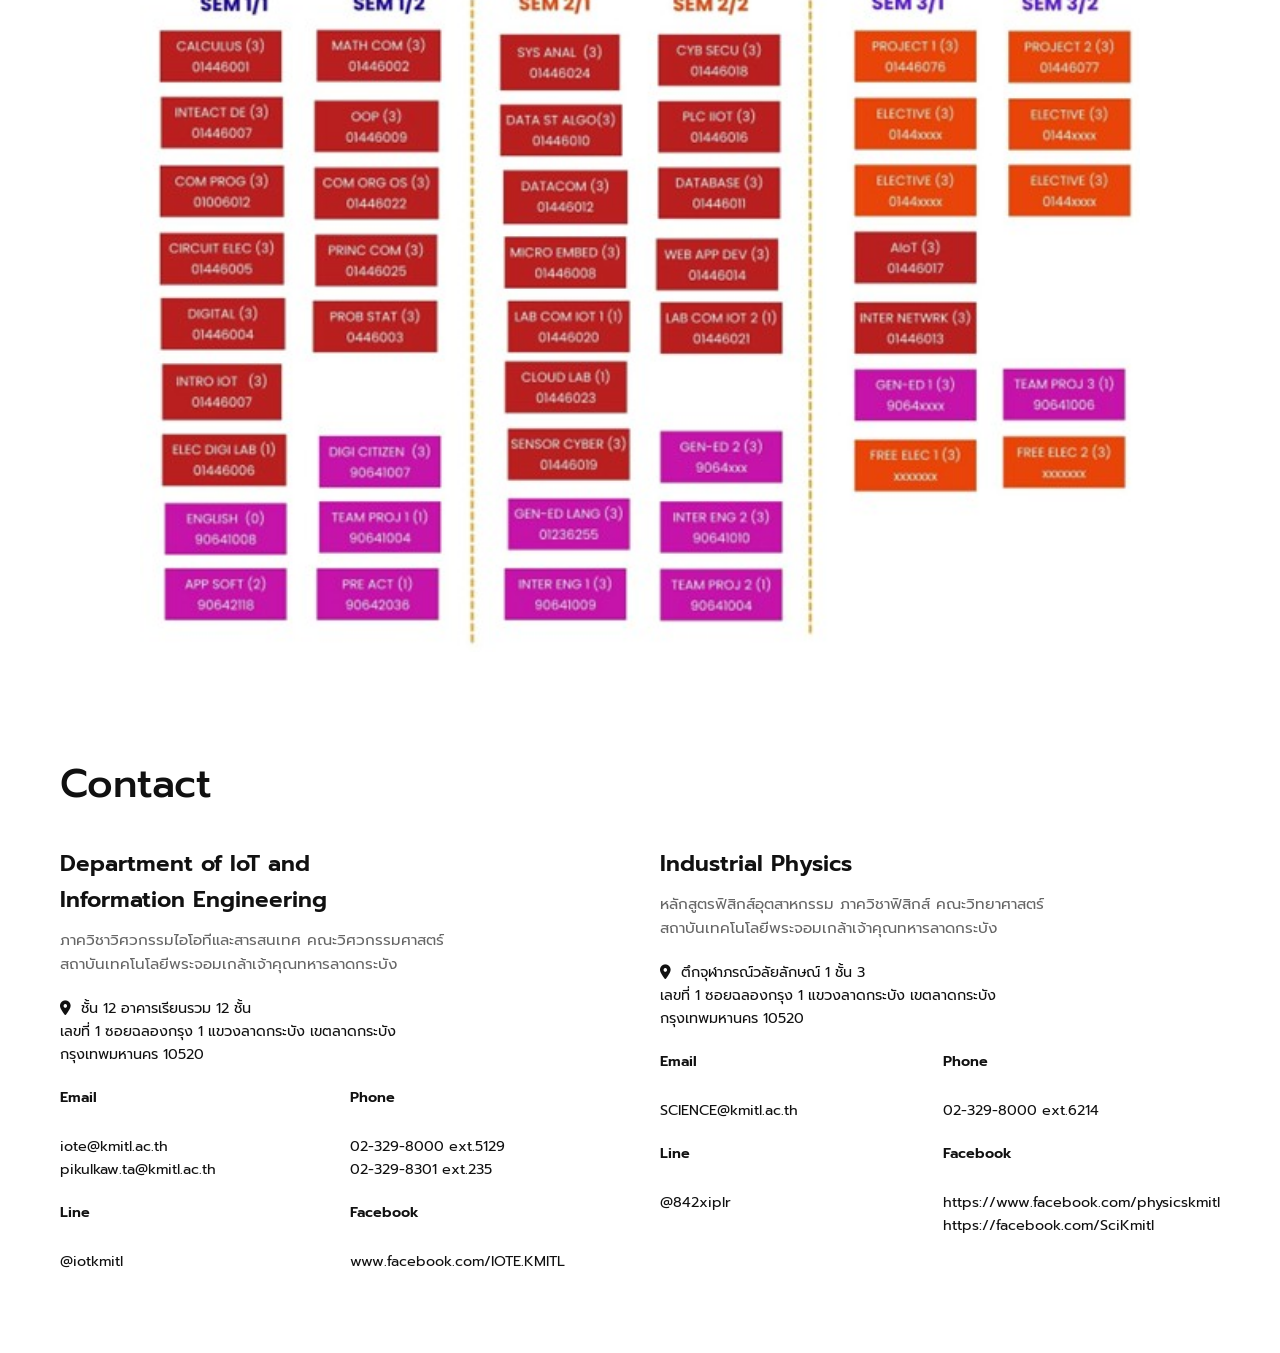
<file: Academics/Continuing/cont.html>
<!DOCTYPE html>
<html lang="th">
<head>
    <meta charset="UTF-8">
    <meta name="viewport" content="width=device-width, initial-width=1.0">
    <title>B.Eng. Computer and IoT (Continuing Program)</title>
    <link rel="icon" type="image/png" href="../../image/Logo.png">
    <link rel="stylesheet" href="https://cdnjs.cloudflare.com/ajax/libs/font-awesome/6.0.0/css/all.min.css">
    <link href="https://fonts.googleapis.com/css2?family=Prompt:wght@300;400;500;600;700&display=swap" rel="stylesheet">
    <link rel="stylesheet" href="../../style.css">
    <link rel="stylesheet" href="cont.css">
</head>
<body>

    <nav id="navbar">
        <a href="../../index.html"><div class="logo-container">
            <img src="../../image/Logo.png" alt="IOTE Logo" class="logo-img">
            <div class="logo-text">IoT and Information Engineering, KMITL</div>
        </div></a>

        <button id="menu-toggle" class="menu-toggle" aria-label="เปิด/ปิดเมนู">
            <i class="fas fa-bars"></i>
        </button>
        
        <ul class="nav-links">
            <li><a href="../../index.html">หน้าหลัก</a></li>
            <li><a href="../../About/about.html">About iot</a></li>
            <li class="dropdown">
                <a href="javascript:void(0)" class="dropbtn" onclick="toggleMenu(event, 'acadDropdown')">
                    Academics <i class="fas fa-caret-down"></i>
                </a>
                <div id="acadDropdown" class="dropdown-content">
                    <a href="../../Academics/IoT/IoT.html">IoT System and Information</a>
                    <a href="../../Academics/Dual/Dual.html">Dual Degree</a>
                    <a href="../../Academics/Continuing/cont.html">วศ.บ.วิศวกรรมคอมพิวเตอร์...</a>
                </div>
            </li>
            <li><a href="../../Admission/admiss.html">Admission</a></li>
            <li class="dropdown">
                <a href="javascript:void(0)" class="dropbtn" onclick="toggleMenu(event, 'FacultyDropdown')">
                    Faculty <i class="fas fa-caret-down"></i>
                </a>
                <div id="FacultyDropdown" class="dropdown-content">
                    <a href="../../Faculty/iot/professor.html">IoT System and Information</a>
                    <a href="../../Faculty/phy/phy.html">Industrial Physics</a>
                </div>
            </li>
            <li><a href="../../performance/cy.html">Performance</a></li>
        </ul>
    </nav>

    <button id="theme-toggle" class="theme-toggle">
        <i class="fas fa-moon"></i>
    </button>
    
    <a href="../../forum/forum.html" class="floating-forum-btn" title="Threads">
        <i class="fas fa-envelope"></i>
    </a>
    <a href="../../game/game.html" class="floating-game-btn" title="IoTE Runner">
        <i class="fas fa-gamepad"></i>
    </a>
    <a href="../../tutorial/tutorial.html" class="floating-info-btn" title="Study Simulator">
    <i class="fas fa-book"></i> </a>

    <header class="cont-hero">
        <h1 class="page-title">BACHELOR OF ENGINEERING (COMPUTER AND IOT) (Continuing program) </h1>
    </header>

    <main class="cont-container">
        <div class="lab-images-wrapper">
            <img src="lab1.jpg" alt="Computer Lab 1" class="lab-img">
            <img src="lab2.jpg" alt="Computer Lab 2" class="lab-img">
        </div>

        <div class="description-section">
            <h2>หลักสูตรต่อเนื่อง คืออะไร?</h2>
            <p>
                หลักสูตรต่อเนื่องด้านวิศวกรรมระบบไอโอทีและสารสนเทศที่ลาดกระบัง ถูกออกแบบมาเพื่อผู้ที่ต้องการพัฒนาความรู้และทักษะเพิ่มเติมหลังจากจบการศึกษาระดับปริญญาตรีหรือมีพื้นฐานทางวิศวกรรมและเทคโนโลยีอยู่แล้ว จุดเด่นของหลักสูตรคือการบูรณาการทั้งซอฟต์แวร์ ฮาร์ดแวร์ และเครือข่ายเข้าด้วยกัน พร้อมทั้งการประยุกต์ใช้วิทยาการข้อมูลและปัญญาประดิษฐ์ เพื่อสร้างนวัตกรรมที่ตอบโจทย์อุตสาหกรรมยุคดิจิทัล
            </p>
            
            <div class="btn-group">
                <a href="https://drive.google.com/file/d/17Cr1Pr2UA5CFrj59IzT3AmSAj3aKSIFm/view" class="btn-pdf">หลักสูตรต่อเนื่อง<br>(PDF)</a>
            </div>
        </div>
    </main>

    <section class="tuition-banner">
        <div class="banner-content">
            <div class="banner-text">
                <h3>ค่าธรรมเนียมการศึกษา</h3>
                <div class="price">35,000</div>
                <p>บาท/ภาคการศึกษา</p>
            </div>
        </div>
    </section>

    <section class="study-plan-section">
        <img src="study-plan.jpg" alt="แผนการศึกษาหลักสูตร ต่อเนื่อง" class="study-plan-img">
    </section>

    <footer class="contact-section">
        <h2 class="contact-title">Contact</h2>
        <div class="contact-grid">
            <div class="contact-col">
                <h3>Department of IoT and<br>Information Engineering</h3>
                <p class="sub-title">ภาควิชาวิศวกรรมไอโอทีและสารสนเทศ คณะวิศวกรรมศาสตร์<br>สถาบันเทคโนโลยีพระจอมเกล้าเจ้าคุณทหารลาดกระบัง</p>
                <div class="contact-info">
                    <p><i class="fas fa-map-marker-alt"></i> ชั้น 12 อาคารเรียนรวม 12 ชั้น<br>เลขที่ 1 ซอยฉลองกรุง 1 แขวงลาดกระบัง เขตลาดกระบัง<br>กรุงเทพมหานคร 10520</p>
                    <div class="info-grid">
                        <div>
                            <strong>Email</strong><br>iote@kmitl.ac.th<br>pikulkaw.ta@kmitl.ac.th
                        </div>
                        <div>
                            <strong>Phone</strong><br>02-329-8000 ext.5129<br>02-329-8301 ext.235
                        </div>
                        <div>
                            <strong>Line</strong><br>@iotkmitl
                        </div>
                        <div>
                            <strong>Facebook</strong><br>www.facebook.com/IOTE.KMITL
                        </div>
                    </div>
                </div>
            </div>

            <div class="contact-col">
                <h3>Industrial Physics</h3>
                <p class="sub-title">หลักสูตรฟิสิกส์อุตสาหกรรม ภาควิชาฟิสิกส์ คณะวิทยาศาสตร์<br>สถาบันเทคโนโลยีพระจอมเกล้าเจ้าคุณทหารลาดกระบัง</p>
                <div class="contact-info">
                    <p><i class="fas fa-map-marker-alt"></i> ตึกจุฬาภรณ์วลัยลักษณ์ 1 ชั้น 3<br>เลขที่ 1 ซอยฉลองกรุง 1 แขวงลาดกระบัง เขตลาดกระบัง<br>กรุงเทพมหานคร 10520</p>
                    <div class="info-grid">
                        <div>
                            <strong>Email</strong><br>SCIENCE@kmitl.ac.th
                        </div>
                        <div>
                            <strong>Phone</strong><br>02-329-8000 ext.6214
                        </div>
                        <div>
                            <strong>Line</strong><br>@842xiplr
                        </div>
                        <div>
                            <strong>Facebook</strong><br>https://www.facebook.com/physicskmitl<br>https://facebook.com/SciKmitl
                        </div>
                    </div>
                </div>
            </div>
        </div>
    </footer>

    <script src="cont.js"></script>
    <script src="../../script.js"></script>
</body>
</html>
</file>
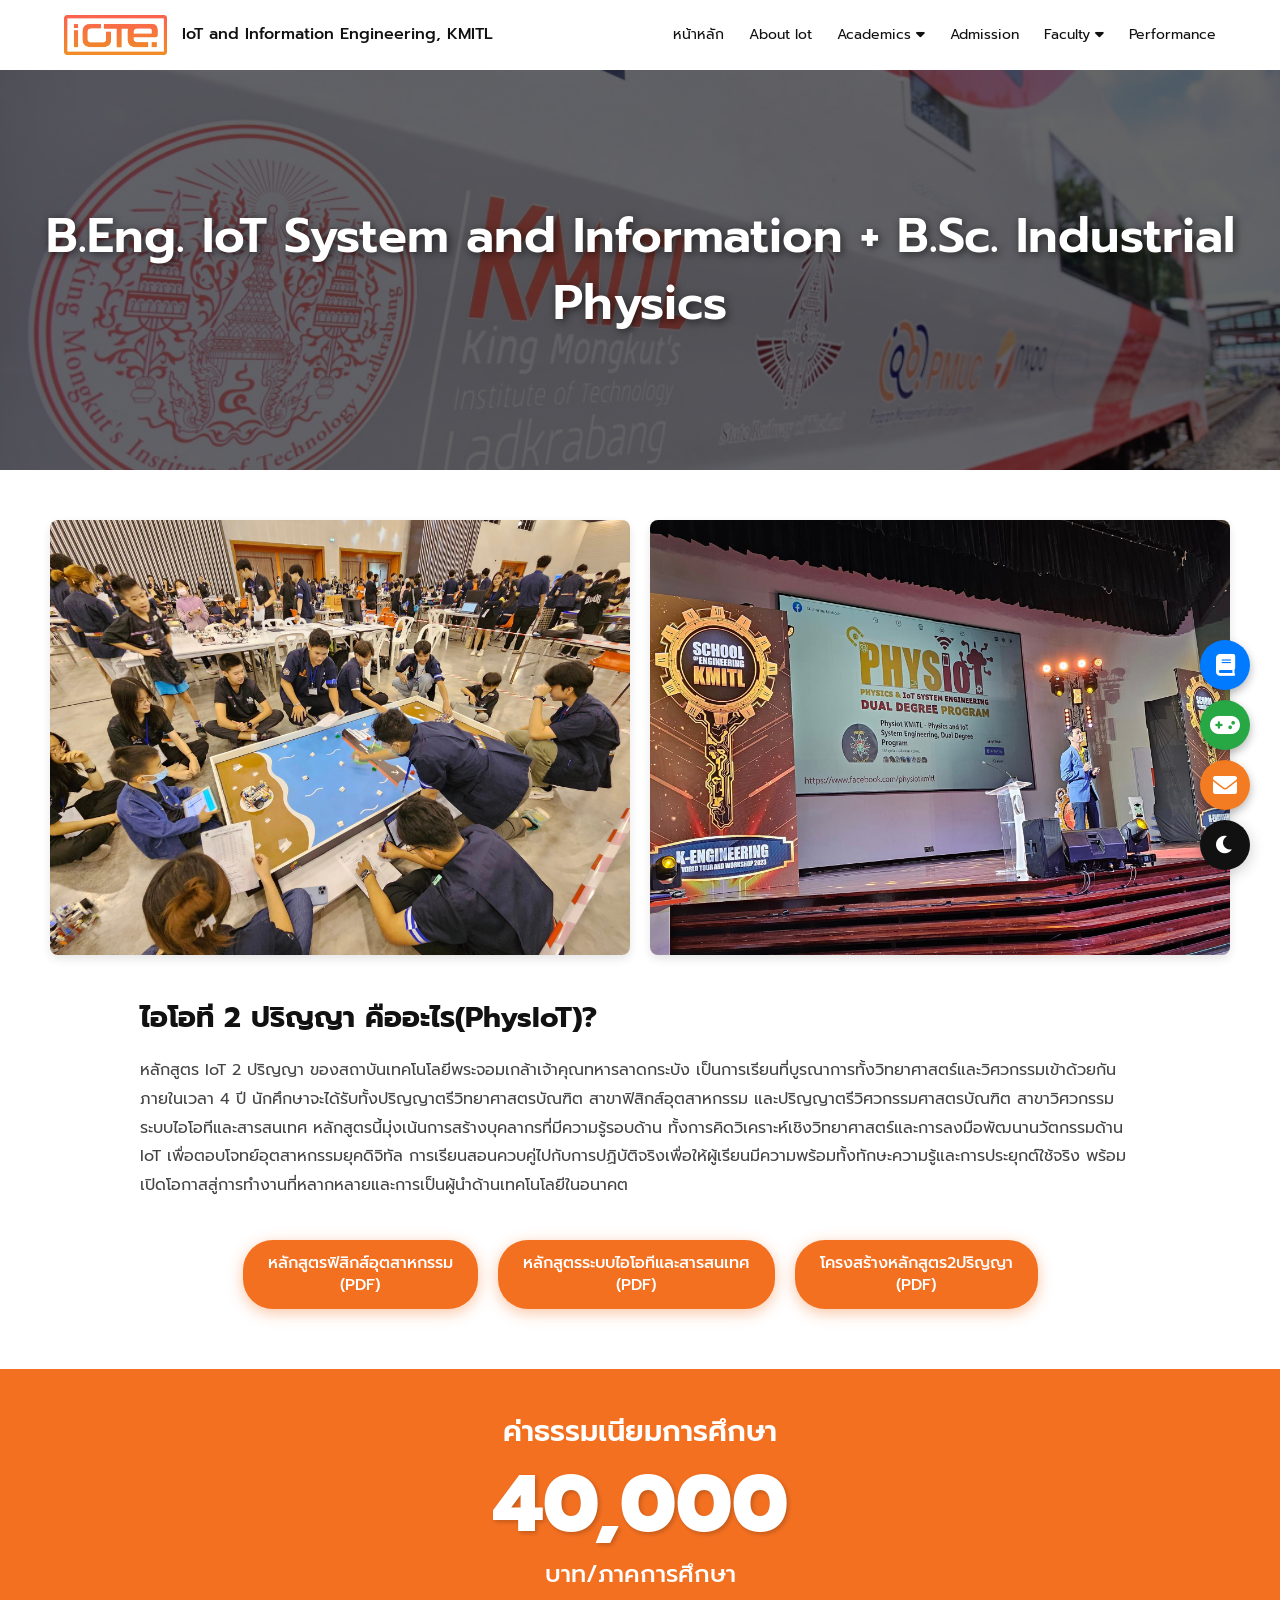
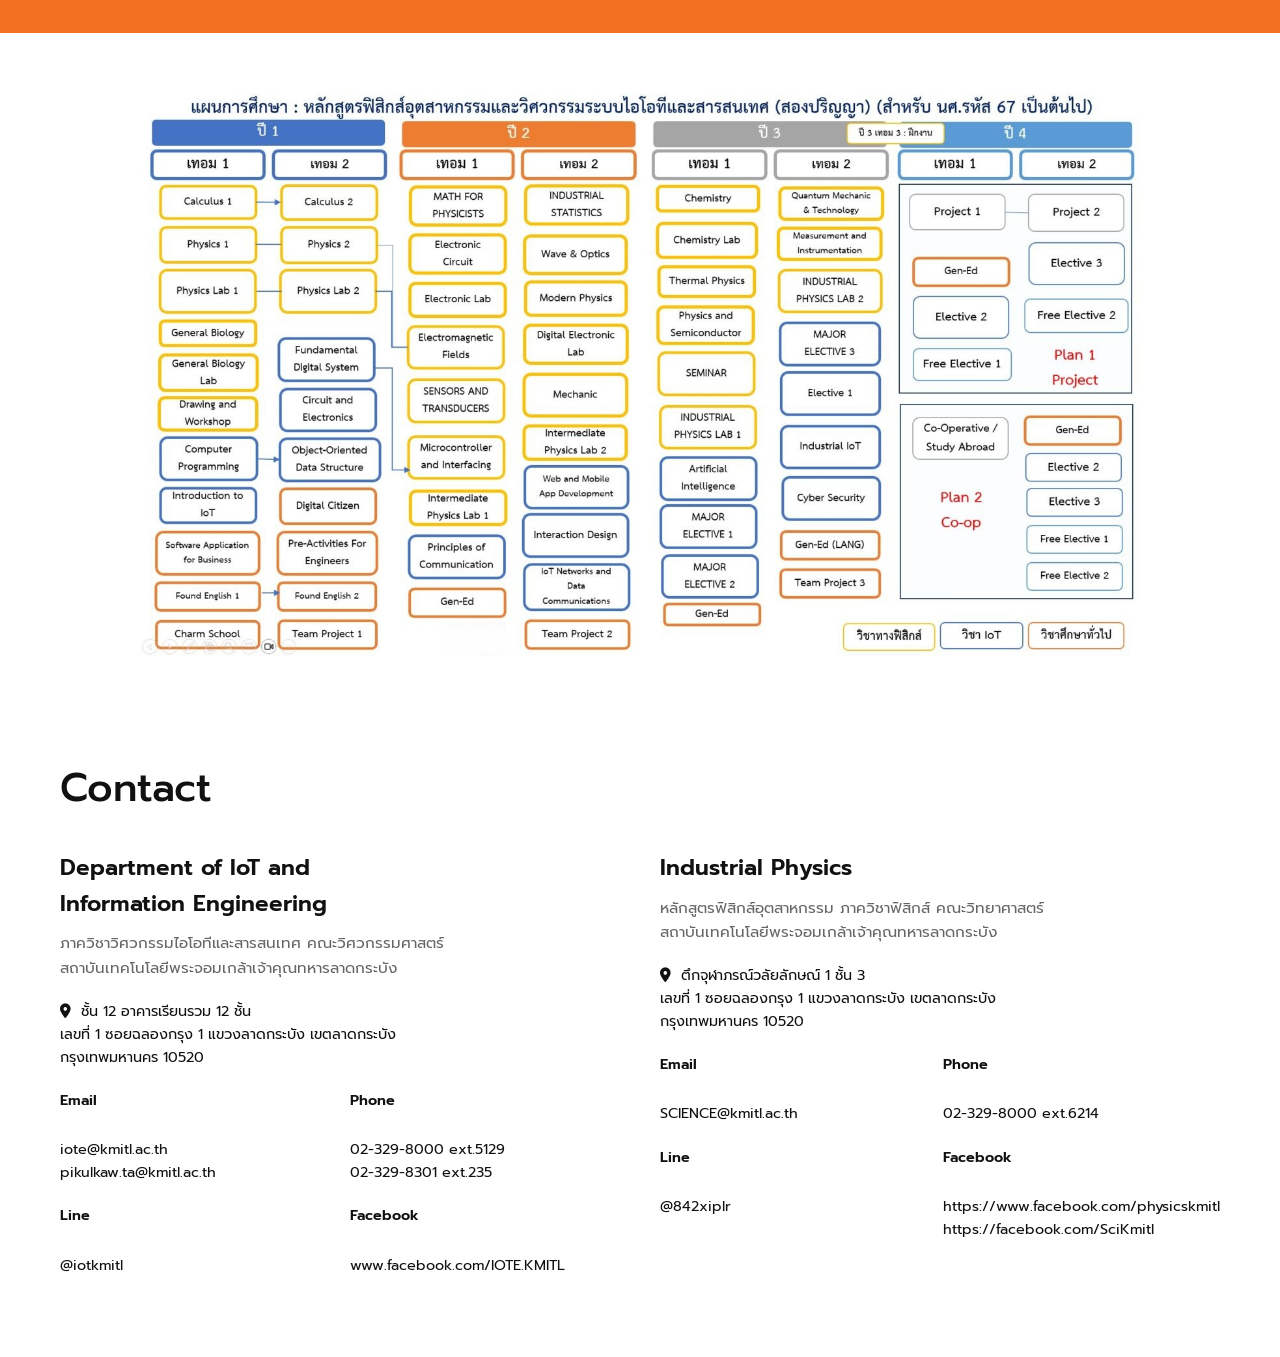
<file: Academics/Dual/Dual.html>
<!DOCTYPE html>
<html lang="th">
<head>
    <meta charset="UTF-8">
    <meta name="viewport" content="width=device-width, initial-width=1.0">
    <title>B.Eng. IoT + B.Sc. Industrial Physics</title>
    <link rel="icon" type="image/png" href="../../image/Logo.png">
    <link rel="stylesheet" href="https://cdnjs.cloudflare.com/ajax/libs/font-awesome/6.0.0/css/all.min.css">
    <link href="https://fonts.googleapis.com/css2?family=Prompt:wght@300;400;500;600;700&display=swap" rel="stylesheet">
    <link rel="stylesheet" href="../../style.css">
    <link rel="stylesheet" href="Dual.css">
</head>
<body>

    <nav id="navbar">
        <a href="../../index.html"><div class="logo-container">
            <img src="../../image/Logo.png" alt="IOTE Logo" class="logo-img">
            <div class="logo-text">IoT and Information Engineering, KMITL</div>
        </div></a>

        <button id="menu-toggle" class="menu-toggle" aria-label="เปิด/ปิดเมนู">
            <i class="fas fa-bars"></i>
        </button>
        
        <ul class="nav-links">
            <li><a href="../../index.html">หน้าหลัก</a></li>
            <li><a href="../../About/about.html">About iot</a></li>
            <li class="dropdown">
                <a href="javascript:void(0)" class="dropbtn" onclick="toggleMenu(event, 'acadDropdown')">
                    Academics <i class="fas fa-caret-down"></i>
                </a>
                <div id="acadDropdown" class="dropdown-content">
                    <a href="../../Academics/IoT/IoT.html">IoT System and Information</a>
                    <a href="../../Academics/Dual/Dual.html">Dual Degree</a>
                    <a href="../../Academics/Continuing/cont.html">วศ.บ.วิศวกรรมคอมพิวเตอร์...</a>
                </div>
            </li>
            <li><a href="../../Admission/admiss.html">Admission</a></li>
            <li class="dropdown">
                <a href="javascript:void(0)" class="dropbtn" onclick="toggleMenu(event, 'FacultyDropdown')">
                    Faculty <i class="fas fa-caret-down"></i>
                </a>
                <div id="FacultyDropdown" class="dropdown-content">
                    <a href="../../Faculty/iot/professor.html">IoT System and Information</a>
                    <a href="../../Faculty/phy/phy.html">Industrial Physics</a>
                </div>
            </li>
            <li><a href="../../performance/cy.html">Performance</a></li>
        </ul>
    </nav>

    <button id="theme-toggle" class="theme-toggle">
        <i class="fas fa-moon"></i>
    </button>
    
    <a href="../../forum/forum.html" class="floating-forum-btn" title="Threads">
        <i class="fas fa-envelope"></i>
    </a>
    <a href="../../game/game.html" class="floating-game-btn" title="IoTE Runner">
        <i class="fas fa-gamepad"></i>
    </a>
    <a href="../../tutorial/tutorial.html" class="floating-info-btn" title="Study Simulator">
    <i class="fas fa-book"></i> </a>

    <header class="dual-hero">
        <h1 class="page-title">B.Eng. IoT System and Information + B.Sc. Industrial Physics</h1>
    </header>

    <main class="dual-container">

        <div class="lab-images-wrapper">
            <img src="lab1.jpg" alt="PhysIoT Activity 1" class="lab-img">
            <img src="lab2.jpg" alt="PhysIoT Activity 2" class="lab-img">
        </div>

        <div class="description-section">
            <h2>ไอโอที 2 ปริญญา คืออะไร(PhysIoT)?</h2>
            <p>
                หลักสูตร IoT 2 ปริญญา ของสถาบันเทคโนโลยีพระจอมเกล้าเจ้าคุณทหารลาดกระบัง เป็นการเรียนที่บูรณาการทั้งวิทยาศาสตร์และวิศวกรรมเข้าด้วยกัน ภายในเวลา 4 ปี นักศึกษาจะได้รับทั้งปริญญาตรีวิทยาศาสตรบัณฑิต สาขาฟิสิกส์อุตสาหกรรม และปริญญาตรีวิศวกรรมศาสตรบัณฑิต สาขาวิศวกรรมระบบไอโอทีและสารสนเทศ หลักสูตรนี้มุ่งเน้นการสร้างบุคลากรที่มีความรู้รอบด้าน ทั้งการคิดวิเคราะห์เชิงวิทยาศาสตร์และการลงมือพัฒนานวัตกรรมด้าน IoT เพื่อตอบโจทย์อุตสาหกรรมยุคดิจิทัล การเรียนสอนควบคู่ไปกับการปฏิบัติจริงเพื่อให้ผู้เรียนมีความพร้อมทั้งทักษะความรู้และการประยุกต์ใช้จริง พร้อมเปิดโอกาสสู่การทำงานที่หลากหลายและการเป็นผู้นำด้านเทคโนโลยีในอนาคต
            </p>
            
            <div class="btn-group">
                <a href="https://www.reg.kmitl.ac.th/curriculum/file/bachelor/05/IndustrialPhysics64edit2.pdf?curr=945" class="btn-pdf">หลักสูตรฟิสิกส์อุตสาหกรรม<br>(PDF)</a>
                <a href="https://drive.google.com/file/u/1/d/1VUKRooxFdjAaf4ox0QikqLmvonMvnBB4/view?usp=sharing" class="btn-pdf">หลักสูตรระบบไอโอทีและสารสนเทศ<br>(PDF)</a>
                <a href="https://www.reg.kmitl.ac.th/curriculum/file/bachelor/01/DualIoTInformationIndustrialPhysics.pdf?curr=354" class="btn-pdf">โครงสร้างหลักสูตร2ปริญญา<br>(PDF)</a>
            </div>
        </div>
    </main>

    <section class="tuition-banner">
        <div class="banner-content">
            <div class="banner-text">
                <h3>ค่าธรรมเนียมการศึกษา</h3>
                <div class="price">40,000</div>
                <p>บาท/ภาคการศึกษา</p>
            </div>
        </div>
    </section>

    <section class="study-plan-section">
        <img src="study-plan.jpg" alt="แผนการศึกษาหลักสูตร 2 ปริญญา" class="study-plan-img">
    </section>

    <footer class="contact-section">
        <h2 class="contact-title">Contact</h2>
        <div class="contact-grid">
            <div class="contact-col">
                <h3>Department of IoT and<br>Information Engineering</h3>
                <p class="sub-title">ภาควิชาวิศวกรรมไอโอทีและสารสนเทศ คณะวิศวกรรมศาสตร์<br>สถาบันเทคโนโลยีพระจอมเกล้าเจ้าคุณทหารลาดกระบัง</p>
                <div class="contact-info">
                    <p><i class="fas fa-map-marker-alt"></i> ชั้น 12 อาคารเรียนรวม 12 ชั้น<br>เลขที่ 1 ซอยฉลองกรุง 1 แขวงลาดกระบัง เขตลาดกระบัง<br>กรุงเทพมหานคร 10520</p>
                    <div class="info-grid">
                        <div>
                            <strong>Email</strong><br>iote@kmitl.ac.th<br>pikulkaw.ta@kmitl.ac.th
                        </div>
                        <div>
                            <strong>Phone</strong><br>02-329-8000 ext.5129<br>02-329-8301 ext.235
                        </div>
                        <div>
                            <strong>Line</strong><br>@iotkmitl
                        </div>
                        <div>
                            <strong>Facebook</strong><br>www.facebook.com/IOTE.KMITL
                        </div>
                    </div>
                </div>
            </div>

            <div class="contact-col">
                <h3>Industrial Physics</h3>
                <p class="sub-title">หลักสูตรฟิสิกส์อุตสาหกรรม ภาควิชาฟิสิกส์ คณะวิทยาศาสตร์<br>สถาบันเทคโนโลยีพระจอมเกล้าเจ้าคุณทหารลาดกระบัง</p>
                <div class="contact-info">
                    <p><i class="fas fa-map-marker-alt"></i> ตึกจุฬาภรณ์วลัยลักษณ์ 1 ชั้น 3<br>เลขที่ 1 ซอยฉลองกรุง 1 แขวงลาดกระบัง เขตลาดกระบัง<br>กรุงเทพมหานคร 10520</p>
                    <div class="info-grid">
                        <div>
                            <strong>Email</strong><br>SCIENCE@kmitl.ac.th
                        </div>
                        <div>
                            <strong>Phone</strong><br>02-329-8000 ext.6214
                        </div>
                        <div>
                            <strong>Line</strong><br>@842xiplr
                        </div>
                        <div>
                            <strong>Facebook</strong><br>https://www.facebook.com/physicskmitl<br>https://facebook.com/SciKmitl
                        </div>
                    </div>
                </div>
            </div>
        </div>
    </footer>

    <script src="Dual.js"></script>
    <script src="../../script.js"></script>
</body>
</html>
</file>
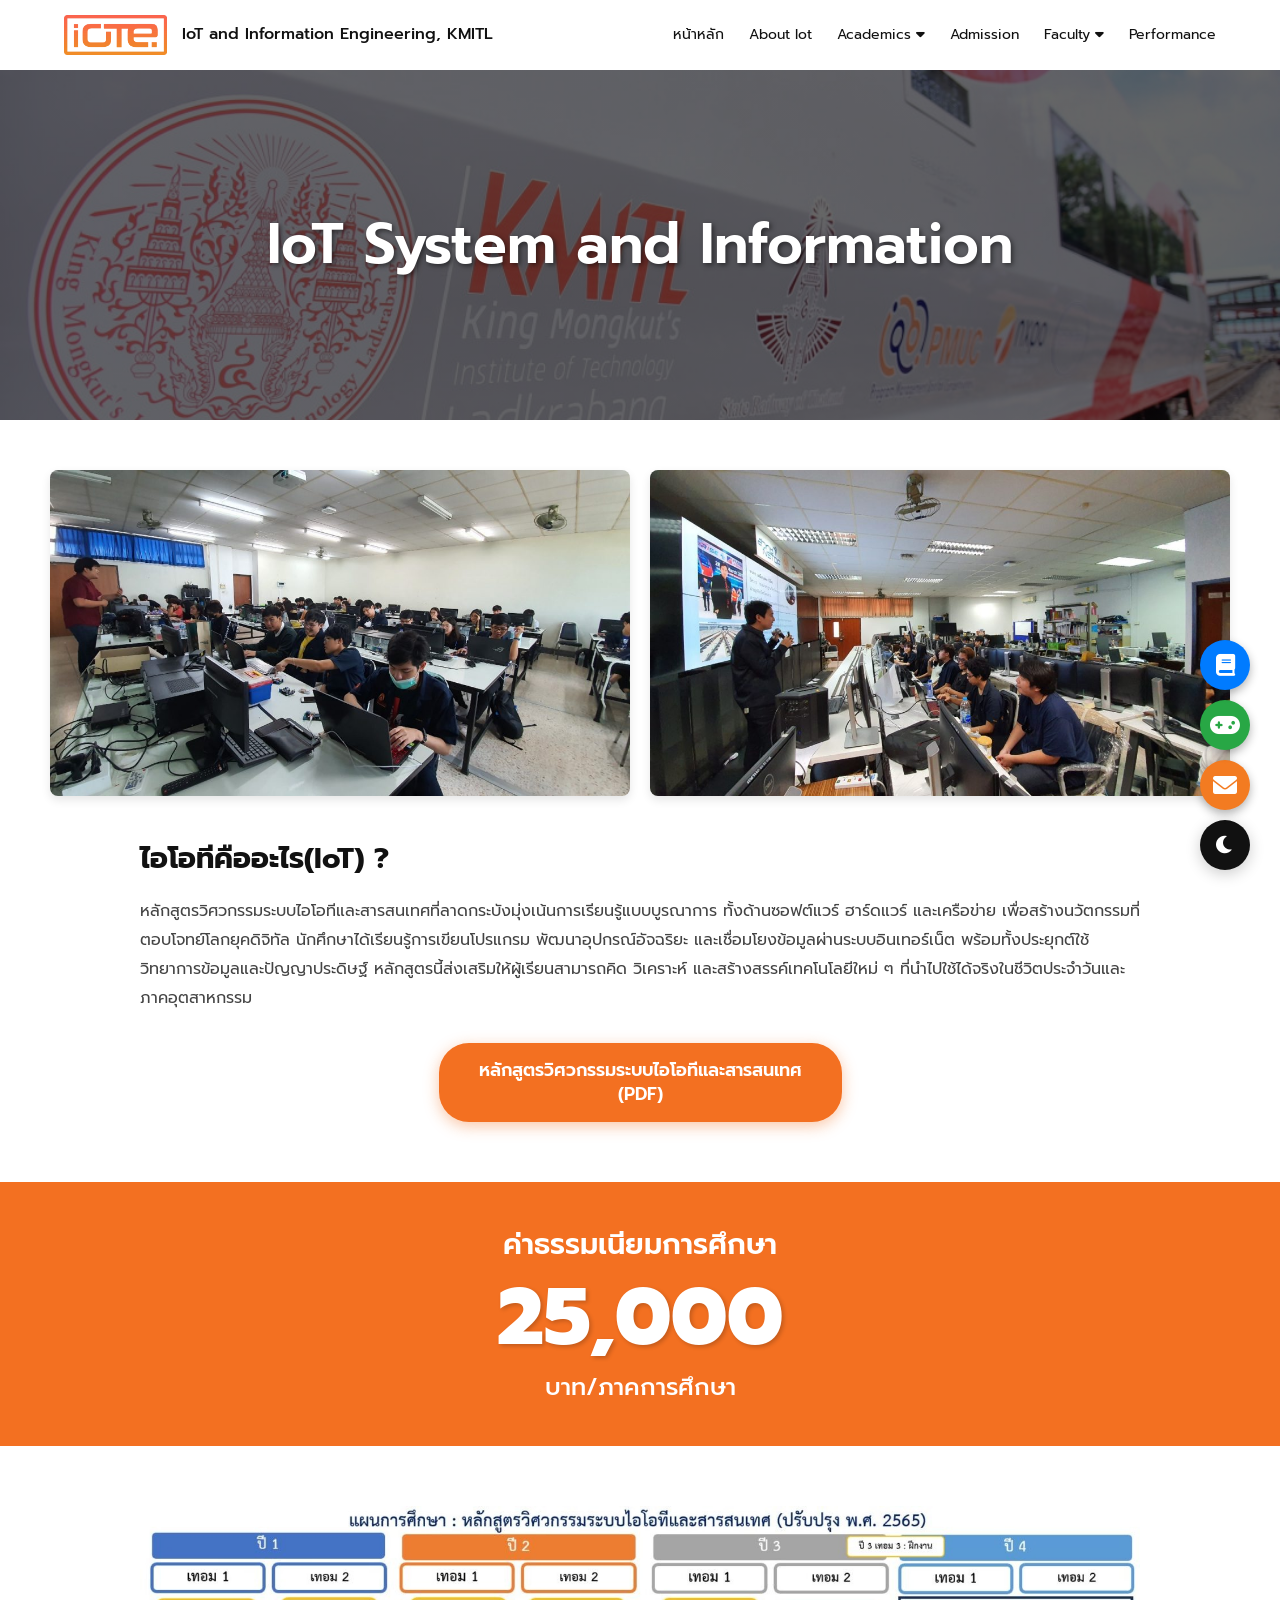
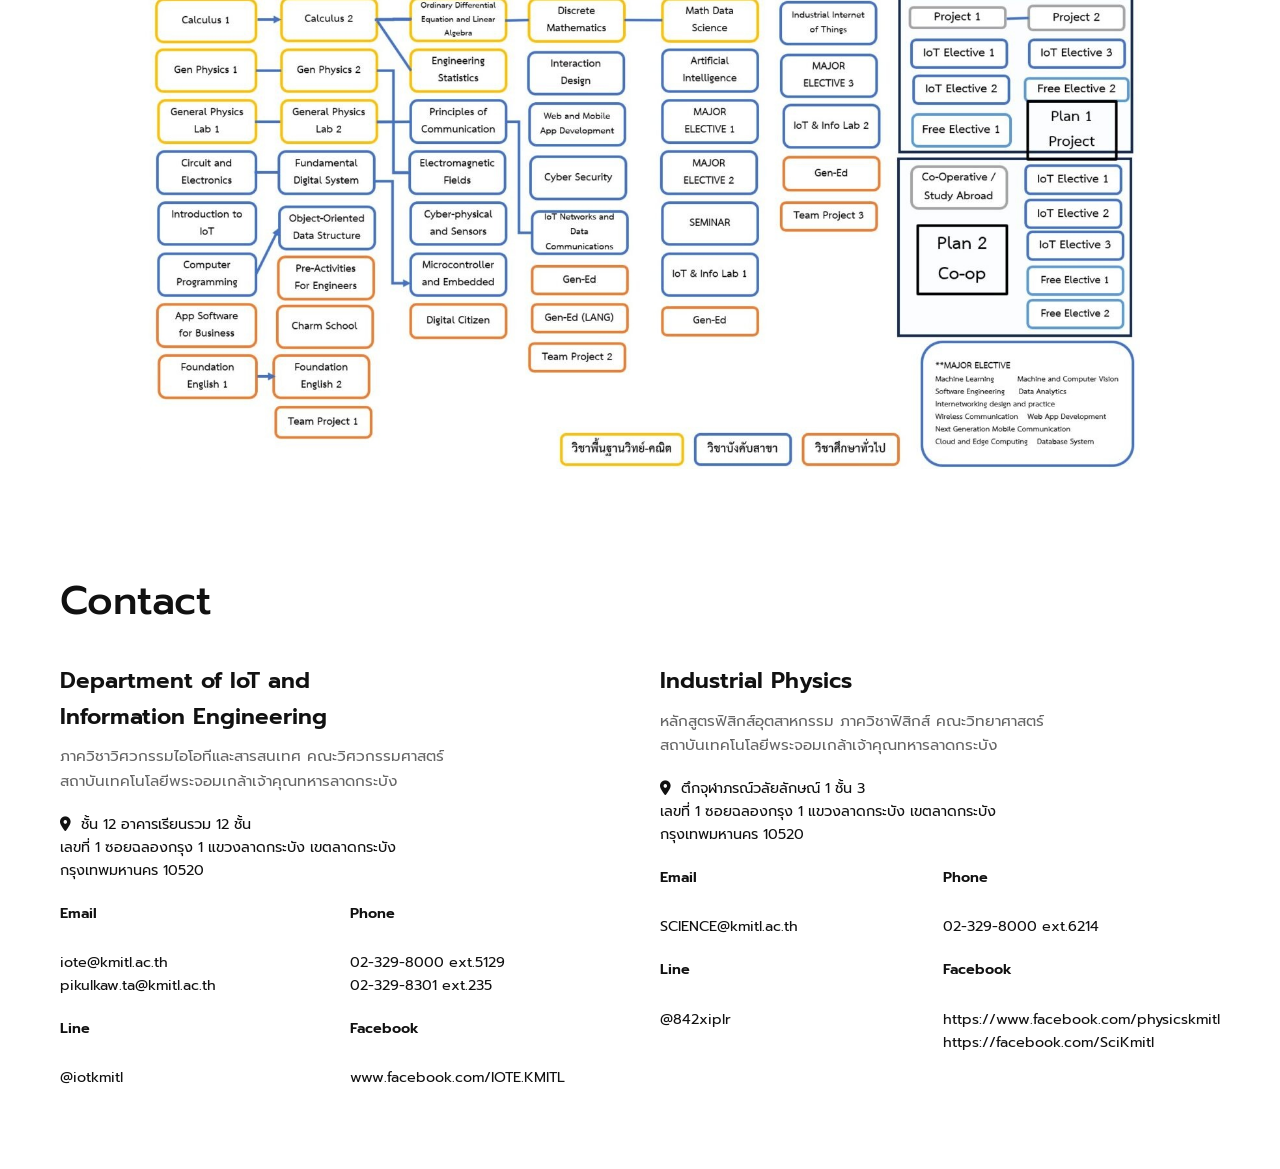
<file: Academics/IoT/IoT.html>
<!DOCTYPE html>
<html lang="th">
<head>
    <meta charset="UTF-8">
    <meta name="viewport" content="width=device-width, initial-width=1.0">
    <title>IoT System and Information</title>
    <link rel="icon" type="image/png" href="../../image/Logo.png">
    <link rel="stylesheet" href="https://cdnjs.cloudflare.com/ajax/libs/font-awesome/6.0.0/css/all.min.css">
    <link href="https://fonts.googleapis.com/css2?family=Prompt:wght@300;400;500;600;700&display=swap" rel="stylesheet">
    <link rel="stylesheet" href="../../style.css">
    <link rel="stylesheet" href="IoT.css">
</head>
<body>

    <nav id="navbar">
        <a href="../../index.html"><div class="logo-container">
            <img src="../../image/Logo.png" alt="IOTE Logo" class="logo-img">
            <div class="logo-text">IoT and Information Engineering, KMITL</div>
        </div></a>

        <button id="menu-toggle" class="menu-toggle" aria-label="เปิด/ปิดเมนู">
            <i class="fas fa-bars"></i>
        </button>

        <ul class="nav-links">
            <li><a href="../../index.html">หน้าหลัก</a></li>
            <li><a href="../../About/about.html">About iot</a></li>
            <li class="dropdown">
                <a href="javascript:void(0)" class="dropbtn" onclick="toggleMenu(event, 'acadDropdown')">
                    Academics <i class="fas fa-caret-down"></i>
                </a>
                <div id="acadDropdown" class="dropdown-content">
                    <a href="IoT.html">IoT System and Information</a>
                    <a href="../Dual/Dual.html">Dual Degree</a>
                    <a href="../Continuing/cont.html">วศ.บ.วิศวกรรมคอมพิวเตอร์...</a>
                </div>
            </li>
            <li><a href="../../Admission/admiss.html">Admission</a></li>
            <li class="dropdown">
                <a href="javascript:void(0)" class="dropbtn" onclick="toggleMenu(event, 'FacultyDropdown')">
                    Faculty <i class="fas fa-caret-down"></i>
                </a>
                <div id="FacultyDropdown" class="dropdown-content">
                    <a href="../../Faculty/iot/professor.html">IoT System and Information</a>
                    <a href="../../Faculty/phy/phy.html">Industrial Physics</a>
                </div>
            </li>
            <li><a href="../../performance/cy.html">Performance</a></li>
        </ul>
    </nav>

    <button id="theme-toggle" class="theme-toggle">
        <i class="fas fa-moon"></i>
    </button>

    <a href="../../forum/forum.html" class="floating-forum-btn" title="Threads">
        <i class="fas fa-envelope"></i>
    </a>
    <a href="../../game/game.html" class="floating-game-btn" title="IoTE Runner">
        <i class="fas fa-gamepad"></i>
    </a>
    <a href="../../tutorial/tutorial.html" class="floating-info-btn" title="Study Simulator">
    <i class="fas fa-book"></i> </a>
    
    <header class="iot-hero">
        <h1 class="page-title">IoT System and Information</h1>
    </header>

    <main class="iot-container">

        <div class="lab-images-wrapper">
            <img src="lab1.jpg" alt="IoT Lab 1" class="lab-img">
            <img src="lab2.jpg" alt="IoT Lab 2" class="lab-img">
        </div>

        <div class="description-section">
            <h2>ไอโอทีคืออะไร(IoT) ?</h2>
            <p>
                หลักสูตรวิศวกรรมระบบไอโอทีและสารสนเทศที่ลาดกระบังมุ่งเน้นการเรียนรู้แบบบูรณาการ ทั้งด้านซอฟต์แวร์ ฮาร์ดแวร์ และเครือข่าย 
                เพื่อสร้างนวัตกรรมที่ตอบโจทย์โลกยุคดิจิทัล นักศึกษาได้เรียนรู้การเขียนโปรแกรม พัฒนาอุปกรณ์อัจฉริยะ และเชื่อมโยงข้อมูลผ่านระบบอินเทอร์เน็ต 
                พร้อมทั้งประยุกต์ใช้วิทยาการข้อมูลและปัญญาประดิษฐ์ หลักสูตรนี้ส่งเสริมให้ผู้เรียนสามารถคิด วิเคราะห์ และสร้างสรรค์เทคโนโลยีใหม่ ๆ 
                ที่นำไปใช้ได้จริงในชีวิตประจำวันและภาคอุตสาหกรรม
            </p>
            <div class="btn-container">
                <a href="https://drive.google.com/file/d/1VUKRooxFdjAaf4ox0QikqLmvonMvnBB4/view?usp=sharing" class="btn-pdf">หลักสูตรวิศวกรรมระบบไอโอทีและสารสนเทศ<br>(PDF)</a>
            </div>
        </div>
    </main>

    <section class="tuition-banner">
        <div class="banner-content">
            <div class="banner-text">
                <h3>ค่าธรรมเนียมการศึกษา</h3>
                <div class="price">25,000</div>
                <p>บาท/ภาคการศึกษา</p>
            </div>
        </div>
    </section>

    <section class="study-plan-section">
        <img src="study-plan.jpg" alt="แผนการศึกษาหลักสูตร IoT" class="study-plan-img">
    </section>

    <footer class="contact-section">
        <h2 class="contact-title">Contact</h2>
        <div class="contact-grid">
            <div class="contact-col">
                <h3>Department of IoT and<br>Information Engineering</h3>
                <p class="sub-title">ภาควิชาวิศวกรรมไอโอทีและสารสนเทศ คณะวิศวกรรมศาสตร์<br>สถาบันเทคโนโลยีพระจอมเกล้าเจ้าคุณทหารลาดกระบัง</p>
                <div class="contact-info">
                    <p><i class="fas fa-map-marker-alt"></i> ชั้น 12 อาคารเรียนรวม 12 ชั้น<br>เลขที่ 1 ซอยฉลองกรุง 1 แขวงลาดกระบัง เขตลาดกระบัง<br>กรุงเทพมหานคร 10520</p>
                    <div class="info-grid">
                        <div>
                            <strong>Email</strong><br>iote@kmitl.ac.th<br>pikulkaw.ta@kmitl.ac.th
                        </div>
                        <div>
                            <strong>Phone</strong><br>02-329-8000 ext.5129<br>02-329-8301 ext.235
                        </div>
                        <div>
                            <strong>Line</strong><br>@iotkmitl
                        </div>
                        <div>
                            <strong>Facebook</strong><br>www.facebook.com/IOTE.KMITL
                        </div>
                    </div>
                </div>
            </div>

            <div class="contact-col">
                <h3>Industrial Physics</h3>
                <p class="sub-title">หลักสูตรฟิสิกส์อุตสาหกรรม ภาควิชาฟิสิกส์ คณะวิทยาศาสตร์<br>สถาบันเทคโนโลยีพระจอมเกล้าเจ้าคุณทหารลาดกระบัง</p>
                <div class="contact-info">
                    <p><i class="fas fa-map-marker-alt"></i> ตึกจุฬาภรณ์วลัยลักษณ์ 1 ชั้น 3<br>เลขที่ 1 ซอยฉลองกรุง 1 แขวงลาดกระบัง เขตลาดกระบัง<br>กรุงเทพมหานคร 10520</p>
                    <div class="info-grid">
                        <div>
                            <strong>Email</strong><br>SCIENCE@kmitl.ac.th
                        </div>
                        <div>
                            <strong>Phone</strong><br>02-329-8000 ext.6214
                        </div>
                        <div>
                            <strong>Line</strong><br>@842xiplr
                        </div>
                        <div>
                            <strong>Facebook</strong><br>https://www.facebook.com/physicskmitl<br>https://facebook.com/SciKmitl
                        </div>
                    </div>
                </div>
            </div>
        </div>
    </footer>

    <script src="IoT.js"></script>
    <script src="../../script.js"></script>
</body>
</html>
</file>
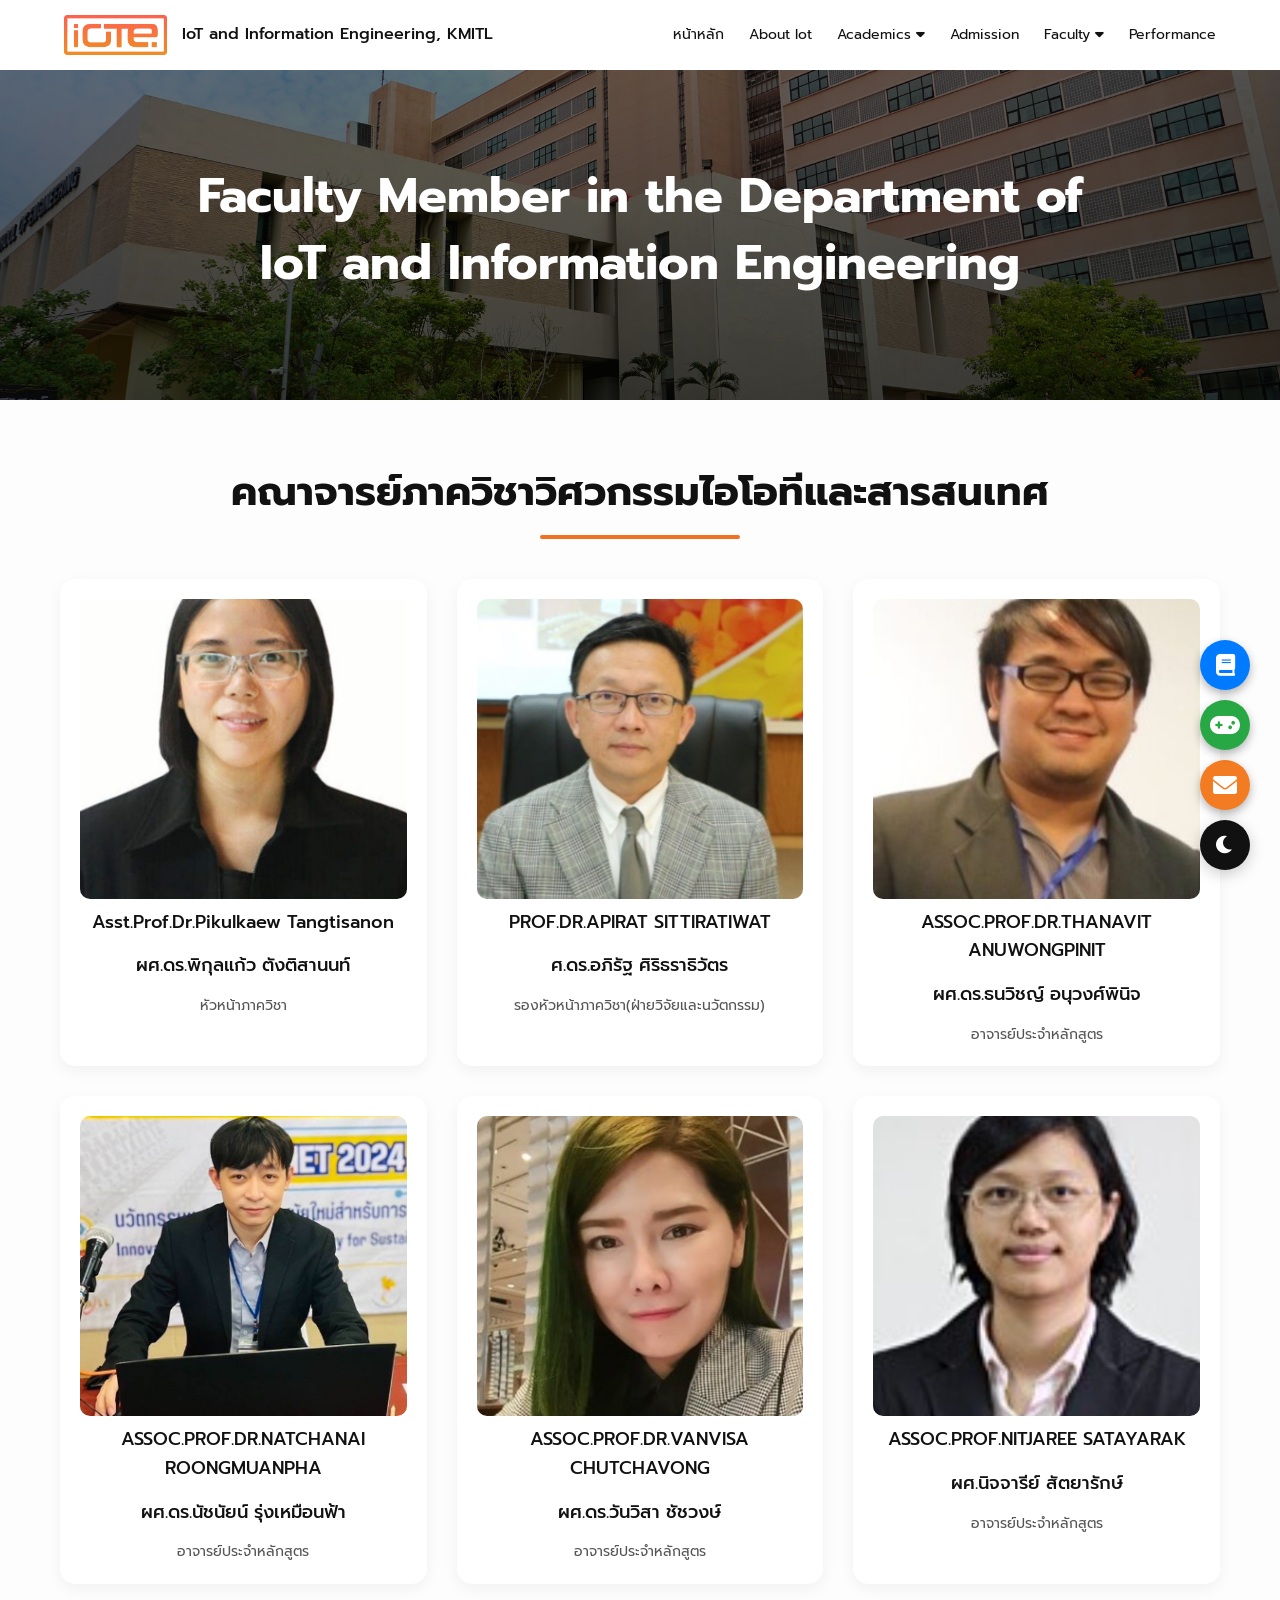
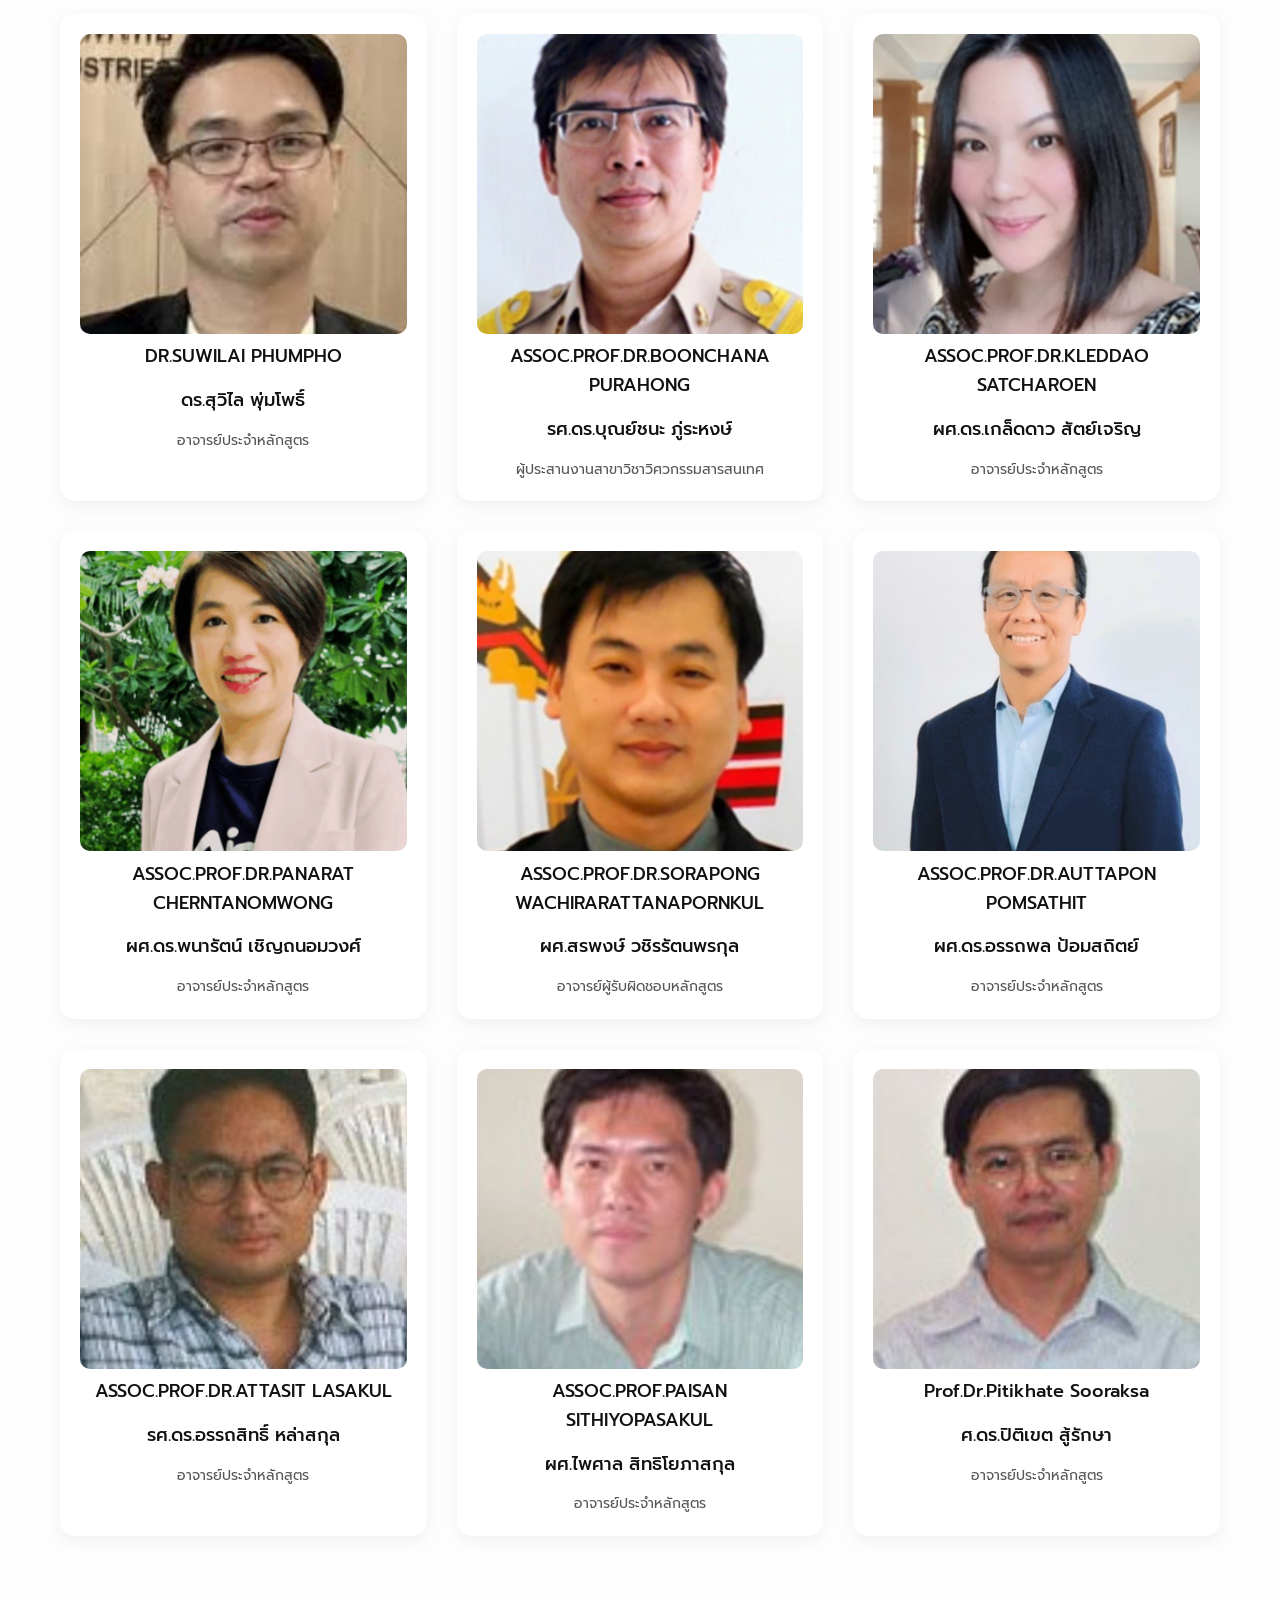
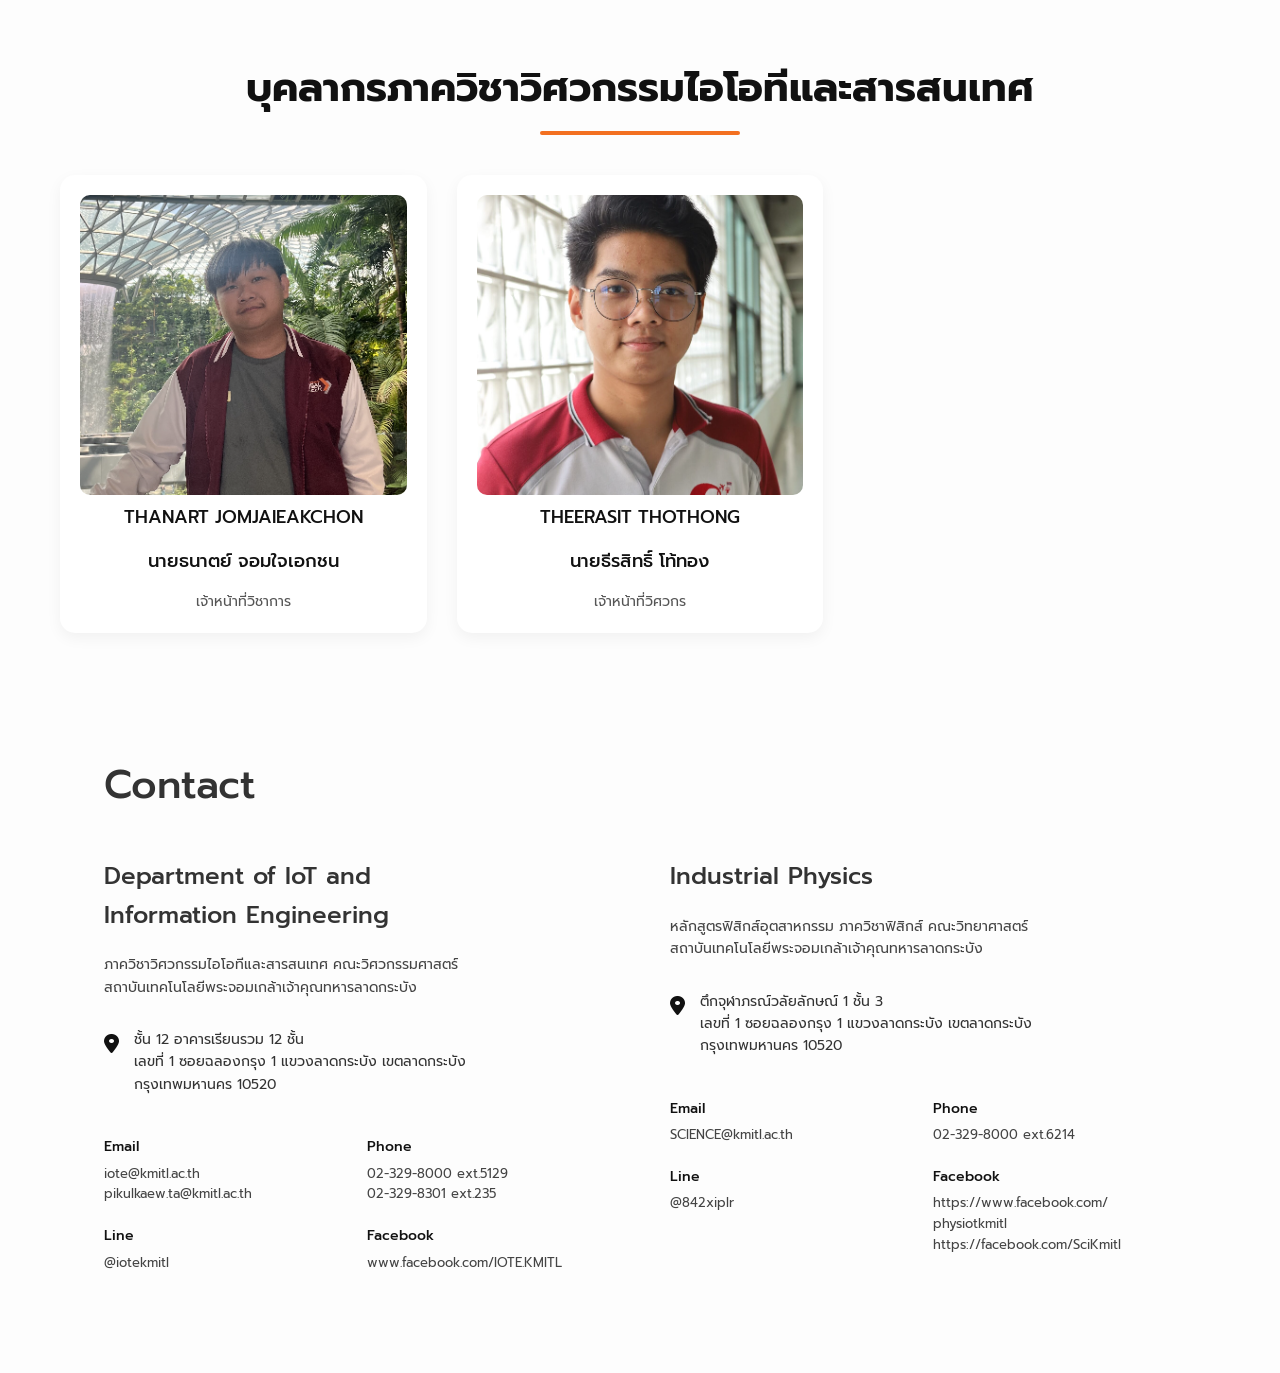
<file: Faculty/iot/professor.html>
<!DOCTYPE html>
<html lang="th">
<head>
<meta charset="UTF-8">
<title>IoT System and Information</title>
<link rel="icon" type="image/png" href="../../image/Logo.png">
<link rel="stylesheet" href="https://cdnjs.cloudflare.com/ajax/libs/font-awesome/6.0.0/css/all.min.css">
<link href="https://fonts.googleapis.com/css2?family=Prompt:wght@300;400;500;600;700&display=swap" rel="stylesheet">
<link rel="stylesheet" href="../../style.css">
<link rel="stylesheet" href="professor.css">
</head>
<body>

    <nav id="navbar">
        <a href="../../index.html"><div class="logo-container">
            <img src="../../image/Logo.png" alt="IOTE Logo" class="logo-img">
            <div class="logo-text">IoT and Information Engineering, KMITL</div>
        </div></a>

        <button id="menu-toggle" class="menu-toggle" aria-label="เปิด/ปิดเมนู">
            <i class="fas fa-bars"></i>
        </button>
        
        <ul class="nav-links">
            <li><a href="../../index.html">หน้าหลัก</a></li>
            <li><a href="../../About/about.html">About iot</a></li>

            <li class="dropdown">
        <a href="javascript:void(0)" class="dropbtn" onclick="toggleMenu(event, 'acadDropdown')">
            Academics <i class="fas fa-caret-down"></i>
        </a>
        <div id="acadDropdown" class="dropdown-content">
            <a href="../../Academics/IoT/IoT.html">IoT System and Information</a>
            <a href="../../Academics/Dual/Dual.html">Dual Degree</a>
            <a href="../../Academics/Continuing/cont.html">วศ.บ.วิศวกรรมคอมพิวเตอร์...</a>
        </div>
    </li>
            <li><a href="../../Admission/admiss.html">Admission</a></li>
            <li class="dropdown">
        <a href="javascript:void(0)" class="dropbtn" onclick="toggleMenu(event, 'FacultyDropdown')">
            Faculty <i class="fas fa-caret-down"></i>
        </a>
        <div id="FacultyDropdown" class="dropdown-content">
            <a href="../../Faculty/iot/professor.html">IoT System and Information</a>
            <a href="../../Faculty/phy/phy.html">Industrial Physics</a>
        </div>
    </li>
            <li><a href="../../performance/cy.html">Performance</a></li>
        </ul>
    </nav>

    <button id="theme-toggle" class="theme-toggle">
        <i class="fas fa-moon"></i>
    </button>

    <a href="../../forum/forum.html" class="floating-forum-btn" title="Threads">
        <i class="fas fa-envelope"></i>
    </a>
    <a href="../../game/game.html" class="floating-game-btn" title="IoTE Runner">
        <i class="fas fa-gamepad"></i>
    </a>
    <a href="../../tutorial/tutorial.html" class="floating-info-btn" title="Study Simulator">
    <i class="fas fa-book"></i> </a>

<header class="hero">
    <h1>Faculty Member in the Department of<br>IoT and Information Engineering</h1>
</header>

<section class="section">
    <h2>คณาจารย์ภาควิชาวิศวกรรมไอโอทีและสารสนเทศ</h2>
    <div class="grid" id="facultyGrid"></div>
</section>

<section class="section">
<h2>บุคลากรภาควิชาวิศวกรรมไอโอทีและสารสนเทศ </h2>
<div class="grid" id="staffGrid"></div>
</section>

<!-- Overlay -->
<div class="overlay" id="overlay">
    <div class="overlay-card">
        <div class="overlay-header">
            <span onclick="closeOverlay()" style="cursor:pointer; color:black; font-weight:bold;">✕</span>
        </div>
        <div class="overlay-body">
            <div class="ov-img-container">
                <img id="ov-img">
                <p id="ov-sub-name" style="margin-top:10px; font-weight:bold; font-size:0.9rem;"></p>
            </div>
            <div class="overlay-text">
                <div id="ov-name"></div>
                <p id="ov-position" style="margin-bottom:5px;"></p>
                <p id="ov-email" style="margin-bottom:20px;"></p>
                
                <div id="ov-edu"></div>
                <div id="ov-skill"></div>
            </div>
        </div>
    </div>
</div>

        <section class="contact-section">
        <h2 class="contact-header">Contact</h2>
        <div class="contact-grid">
            
            <div class="contact-col">
                <h3>Department of IoT and<br>Information Engineering</h3>
                <p class="desc">ภาควิชาวิศวกรรมไอโอทีและสารสนเทศ คณะวิศวกรรมศาสตร์<br>สถาบันเทคโนโลยีพระจอมเกล้าเจ้าคุณทหารลาดกระบัง</p>
                <div class="address-box">
                    <i class="fas fa-map-marker-alt pin-icon"></i>
                    <p>ชั้น 12 อาคารเรียนรวม 12 ชั้น<br>เลขที่ 1 ซอยฉลองกรุง 1 แขวงลาดกระบัง เขตลาดกระบัง<br>กรุงเทพมหานคร 10520</p>
                </div>
                <div class="contact-details">
                    <div class="detail-item">
                        <strong>Email</strong>
                        <p>iote@kmitl.ac.th<br>pikulkaew.ta@kmitl.ac.th</p>
                    </div>
                    <div class="detail-item">
                        <strong>Phone</strong>
                        <p>02-329-8000 ext.5129<br>02-329-8301 ext.235</p>
                    </div>
                    <div class="detail-item">
                        <strong>Line</strong>
                        <p>@iotekmitl</p>
                    </div>
                    <div class="detail-item">
                        <strong>Facebook</strong>
                        <p>www.facebook.com/IOTE.KMITL</p>
                    </div>
                </div>
            </div>

            <div class="contact-col">
                <h3>Industrial Physics</h3>
                <p class="desc">หลักสูตรฟิสิกส์อุตสาหกรรม ภาควิชาฟิสิกส์ คณะวิทยาศาสตร์<br>สถาบันเทคโนโลยีพระจอมเกล้าเจ้าคุณทหารลาดกระบัง</p>
                <div class="address-box">
                    <i class="fas fa-map-marker-alt pin-icon"></i>
                    <p>ตึกจุฬาภรณ์วลัยลักษณ์ 1 ชั้น 3<br>เลขที่ 1 ซอยฉลองกรุง 1 แขวงลาดกระบัง เขตลาดกระบัง<br>กรุงเทพมหานคร 10520</p>
                </div>
                <div class="contact-details">
                    <div class="detail-item">
                        <strong>Email</strong>
                        <p>SCIENCE@kmitl.ac.th</p>
                    </div>
                    <div class="detail-item">
                        <strong>Phone</strong>
                        <p>02-329-8000 ext.6214</p>
                    </div>
                    <div class="detail-item">
                        <strong>Line</strong>
                        <p>@842xiplr</p>
                    </div>
                    <div class="detail-item">
                        <strong>Facebook</strong>
                        <p>https://www.facebook.com/<br>physiotkmitl<br>https://facebook.com/SciKmitl</p>
                    </div>
                </div>
            </div>

        </div>
    </section>
<script src="professor.js"></script>
<script src="../../script.js"></script>
</body>
</html>
</file>
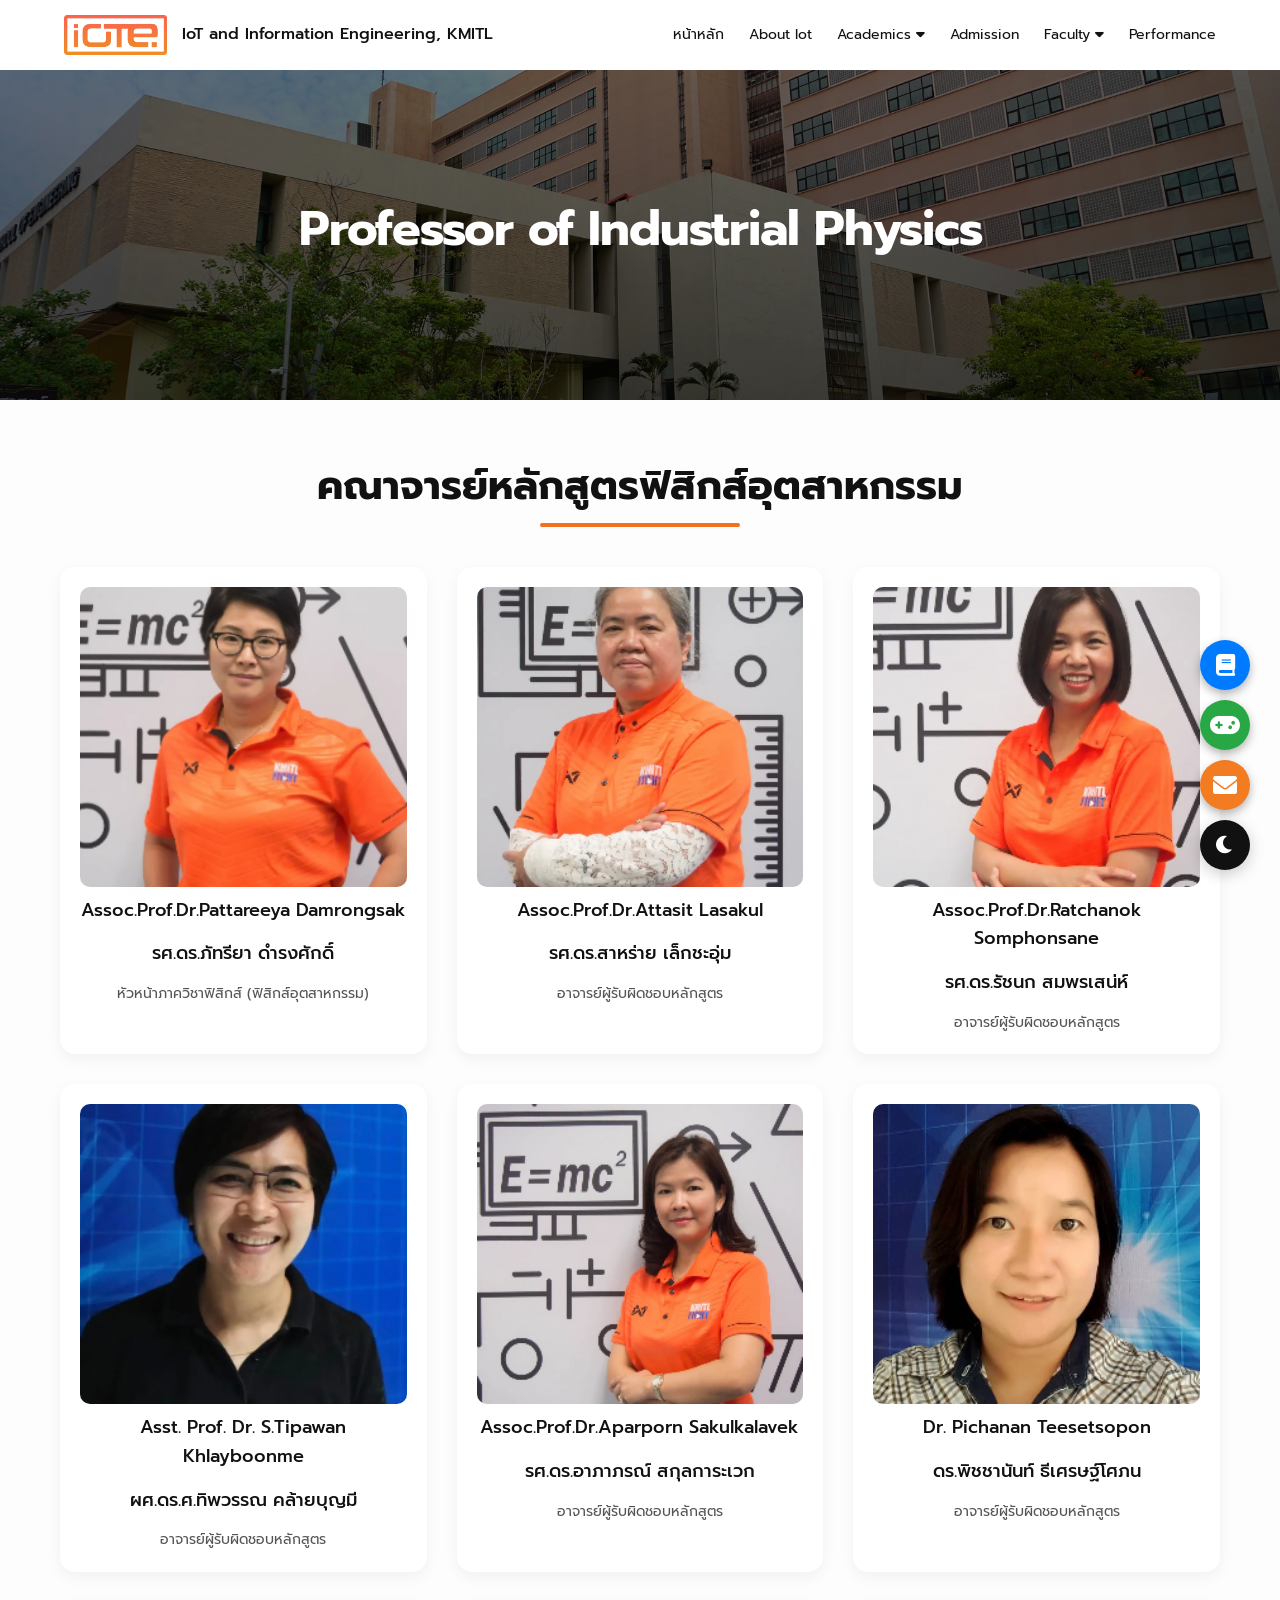
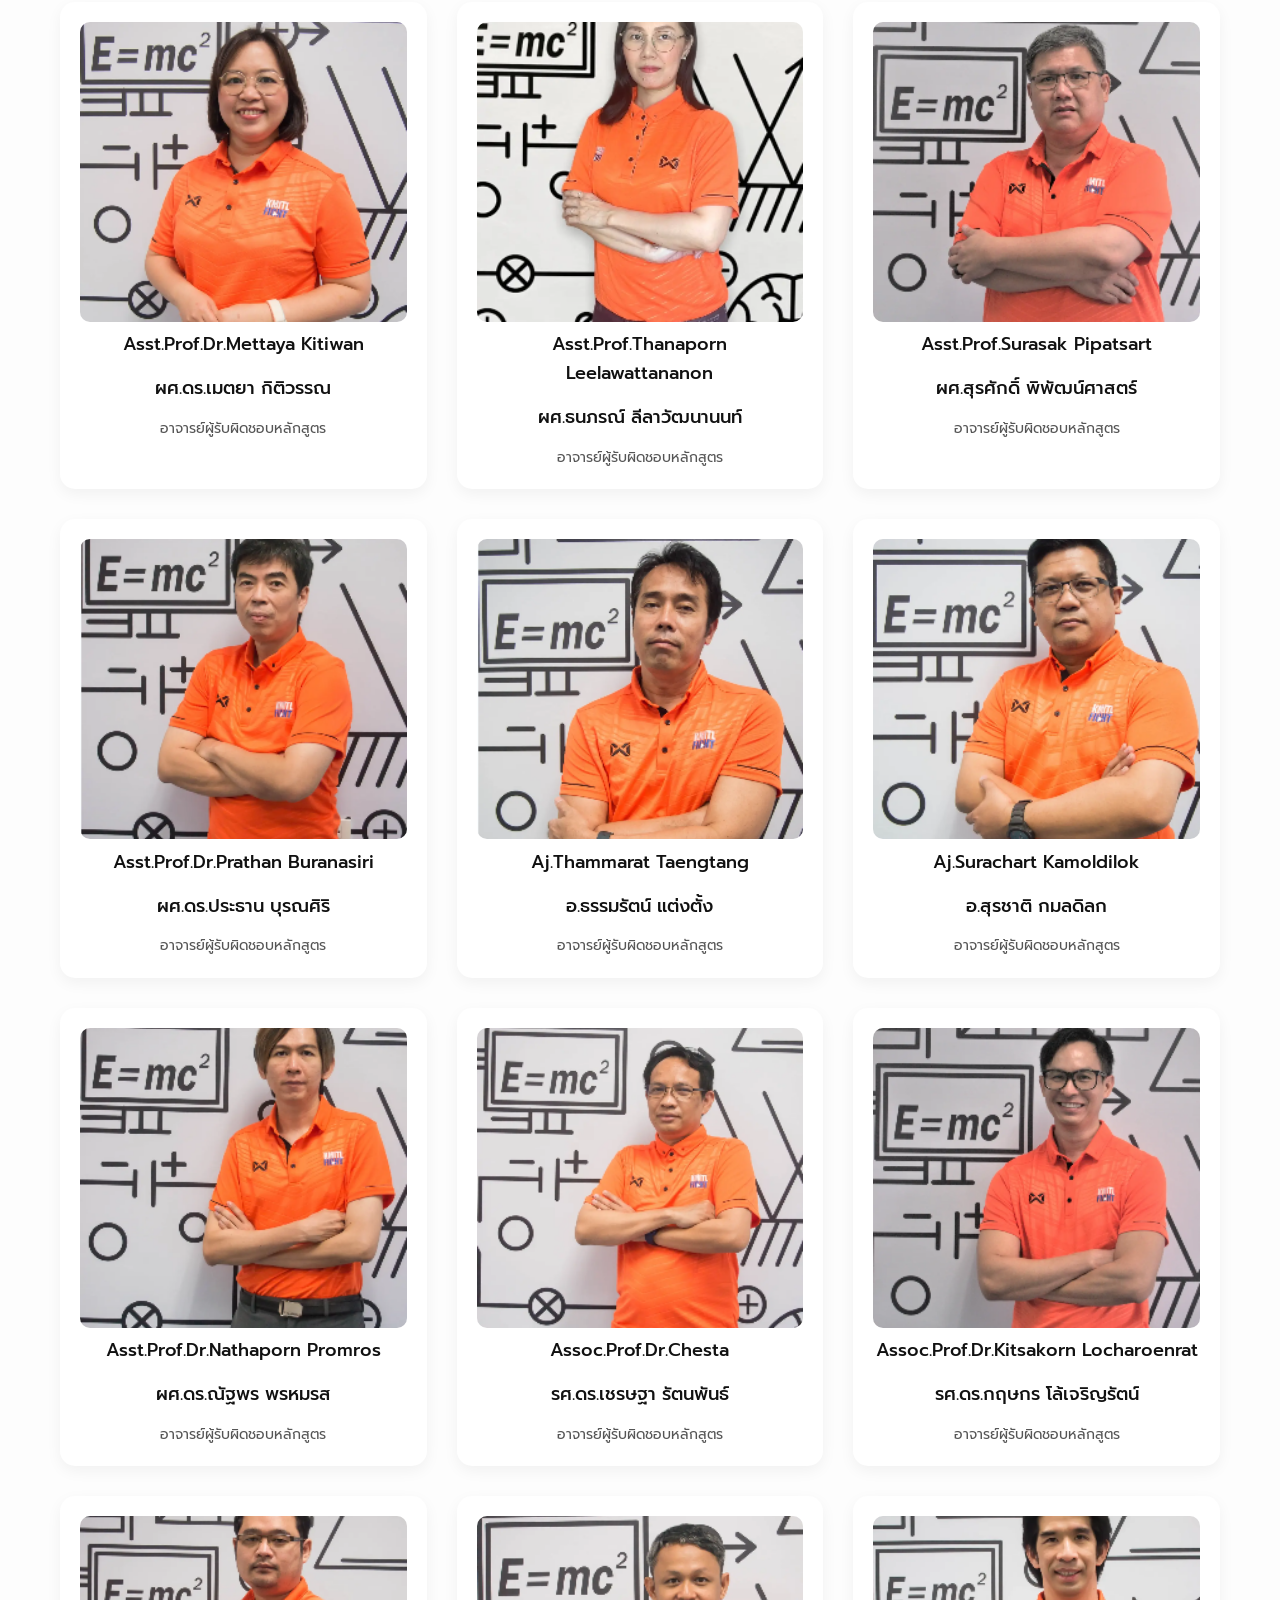
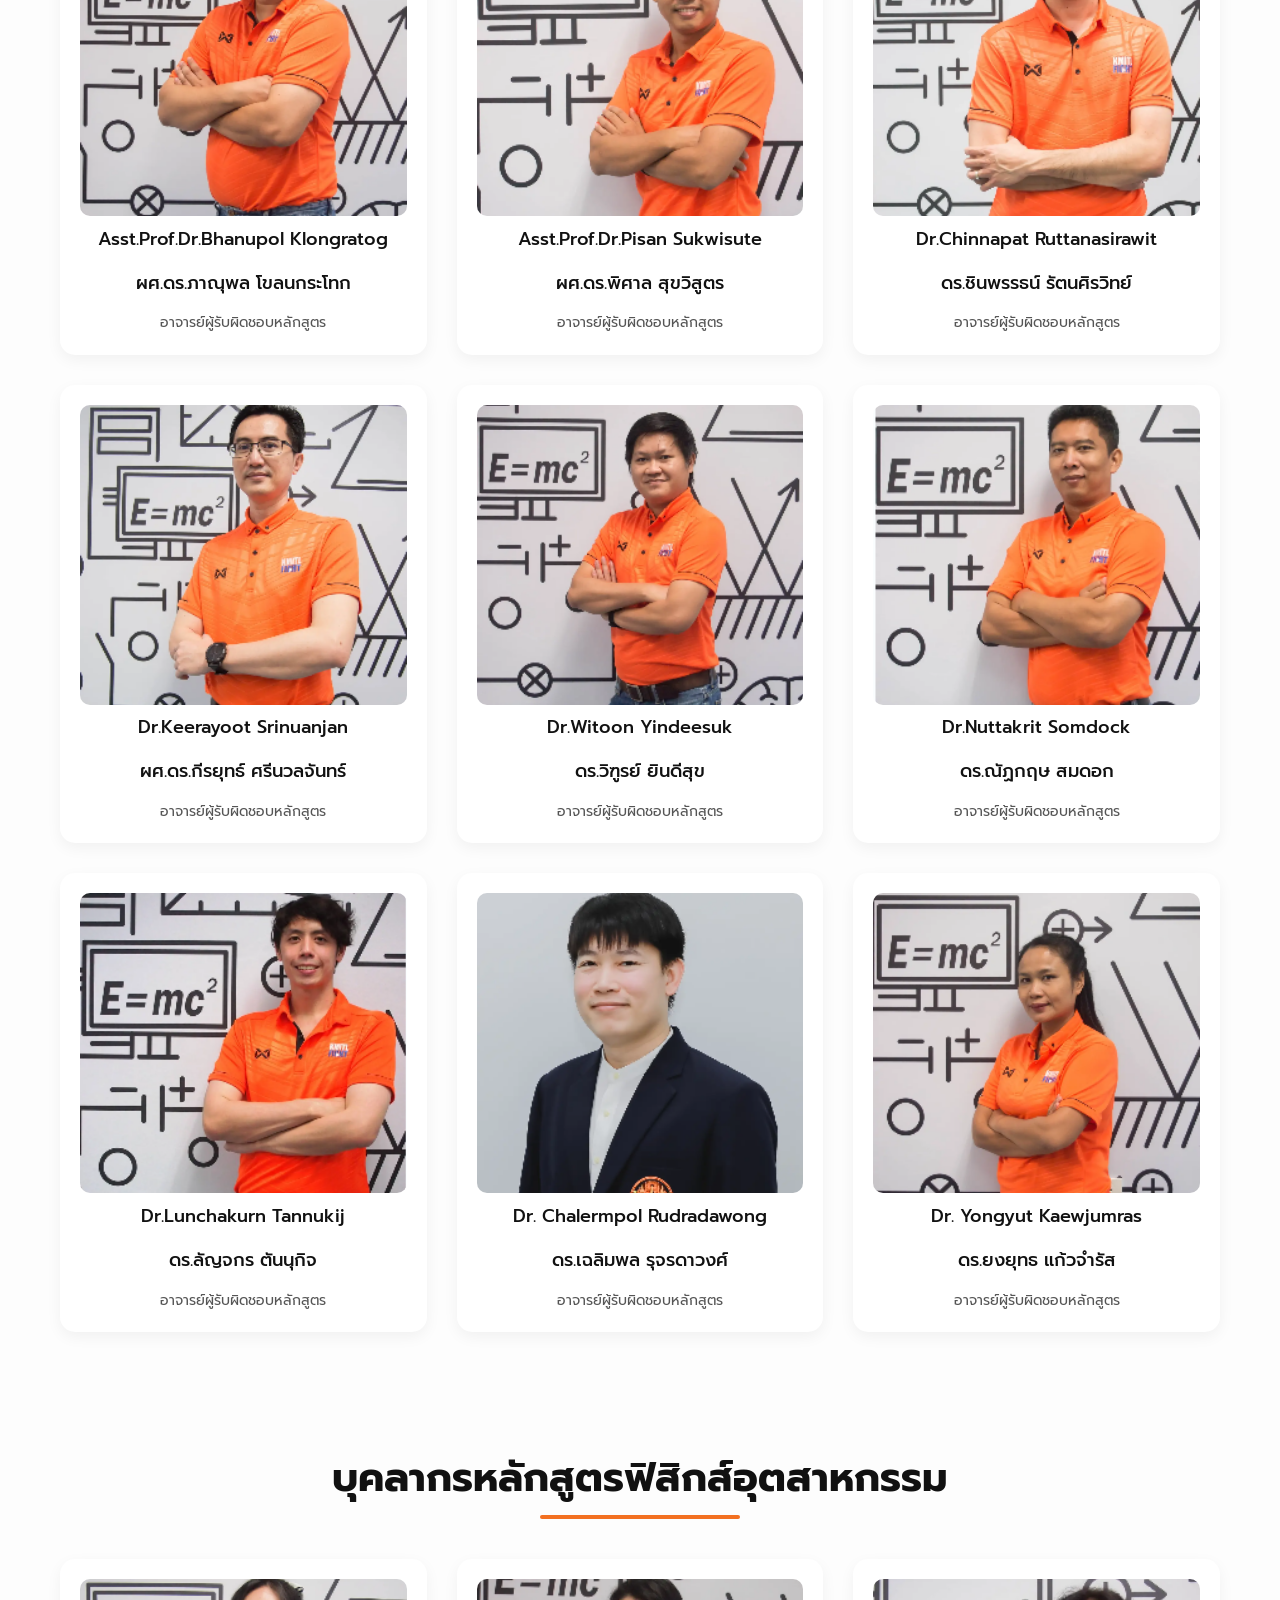
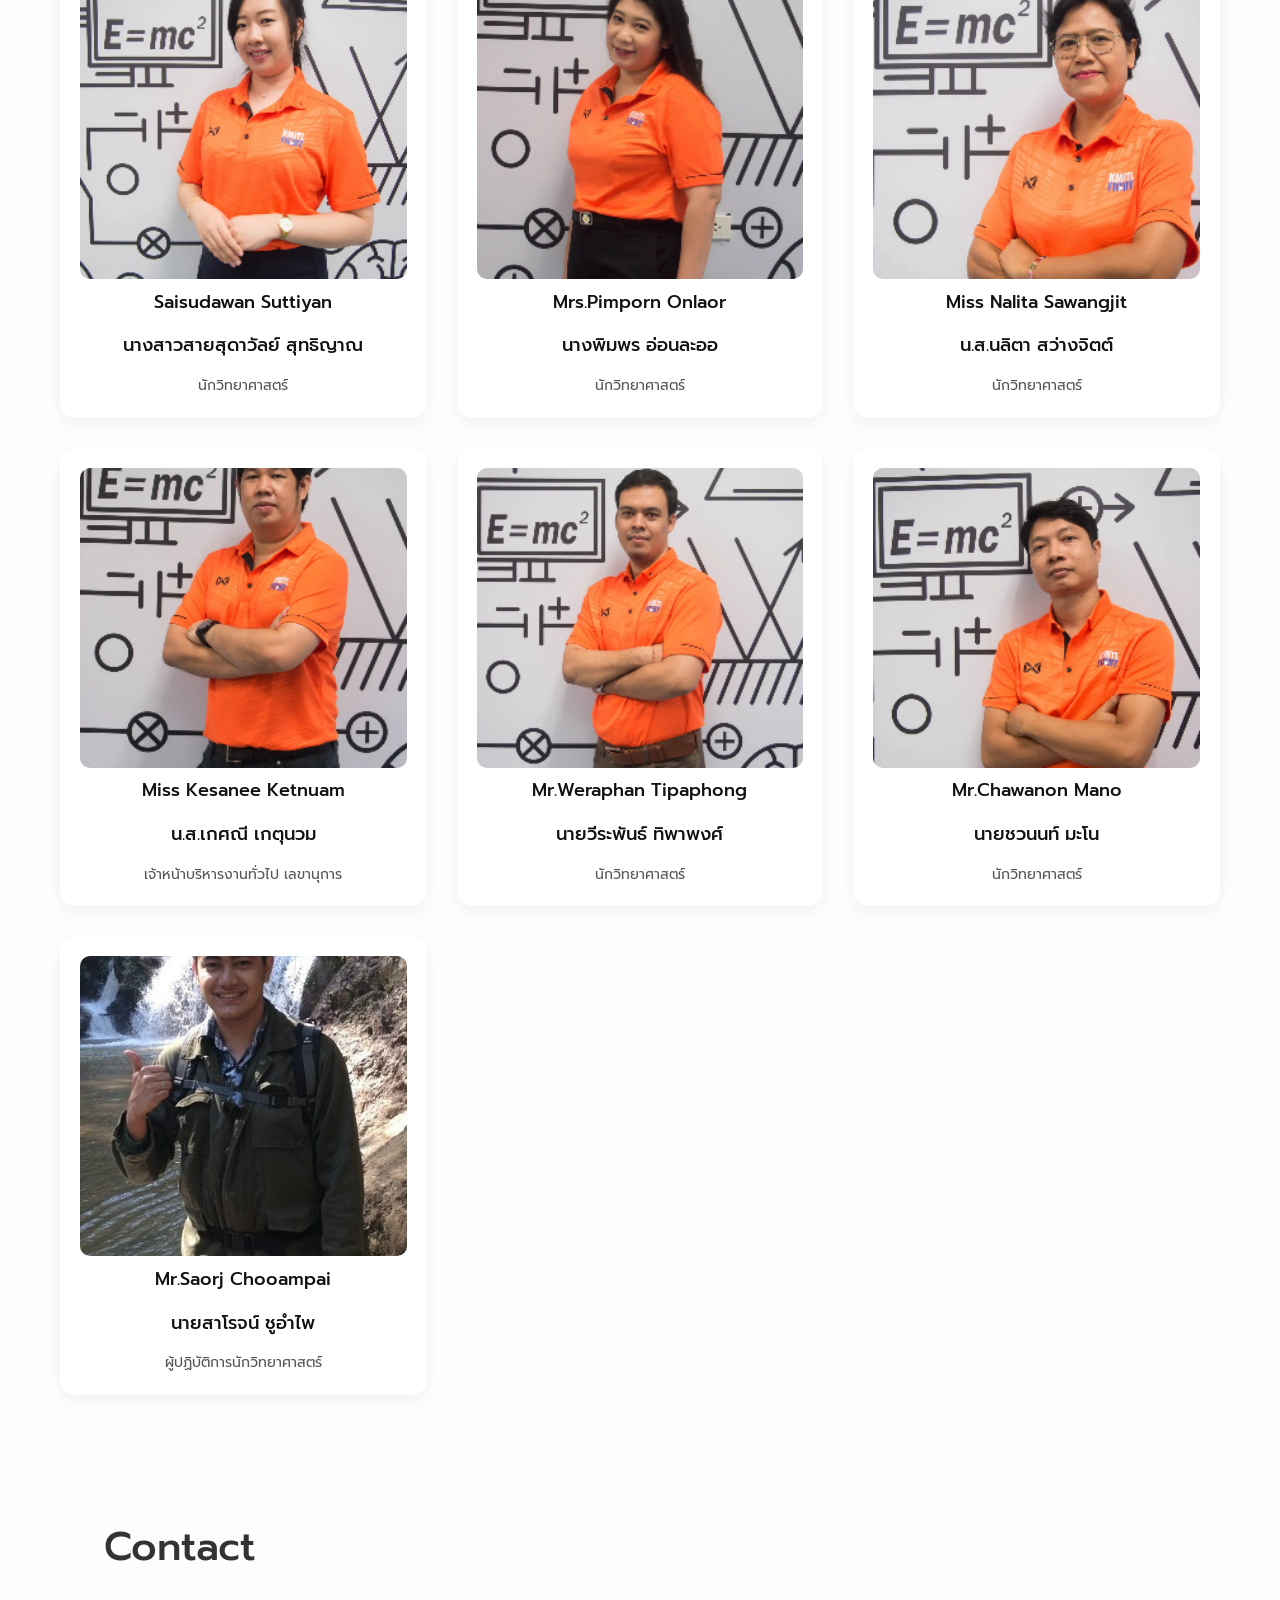
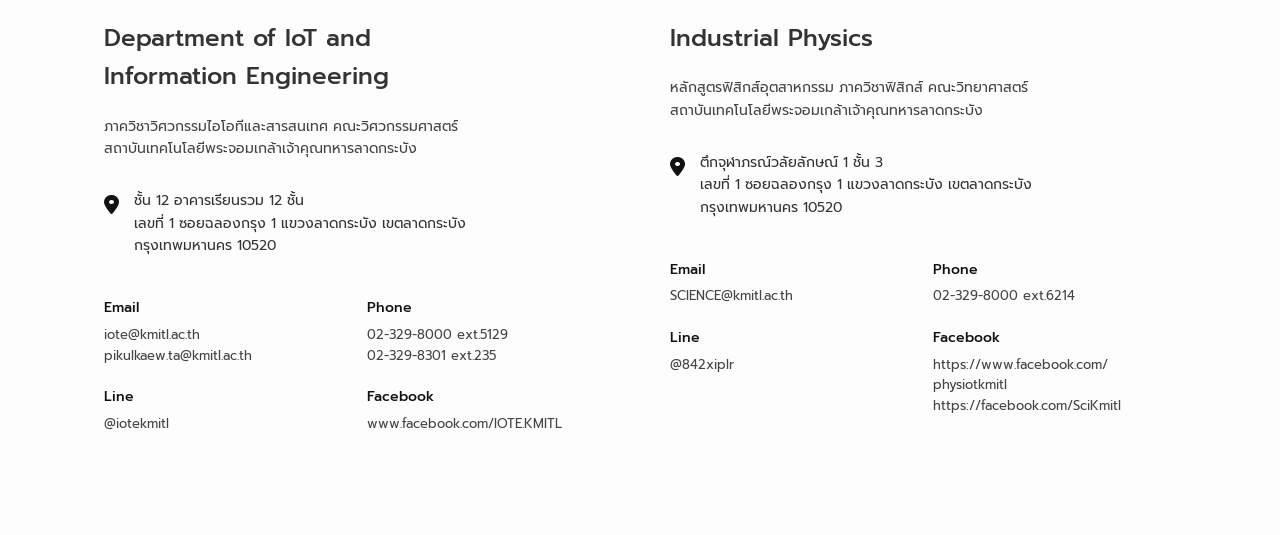
<file: Faculty/phy/phy.html>
<!DOCTYPE html>
<html lang="th">
<head>
<meta charset="UTF-8">
<title>Industrial Physics</title>
<link rel="icon" type="image/png" href="../../image/Logo.png">
<link rel="stylesheet" href="https://cdnjs.cloudflare.com/ajax/libs/font-awesome/6.0.0/css/all.min.css">
<link href="https://fonts.googleapis.com/css2?family=Prompt:wght@300;400;500;600;700&display=swap" rel="stylesheet">
<link rel="stylesheet" href="../../style.css">
<link rel="stylesheet" href="phy.css">
</head>
<body>

    <nav id="navbar">
        <a href="../../index.html"><div class="logo-container">
            <img src="../../image/Logo.png" alt="IOTE Logo" class="logo-img">
            <div class="logo-text">IoT and Information Engineering, KMITL</div>
        </div></a>  

        <button id="menu-toggle" class="menu-toggle" aria-label="เปิด/ปิดเมนู">
            <i class="fas fa-bars"></i>
        </button>

        <ul class="nav-links">
            <li><a href="../../index.html">หน้าหลัก</a></li>
            <li><a href="../../About/about.html">About iot</a></li>

            <li class="dropdown">
        <a href="javascript:void(0)" class="dropbtn" onclick="toggleMenu(event, 'acadDropdown')">
            Academics <i class="fas fa-caret-down"></i>
        </a>
        <div id="acadDropdown" class="dropdown-content">
            <a href="../../Academics/IoT/IoT.html">IoT System and Information</a>
            <a href="../../Academics/Dual/Dual.html">Dual Degree</a>
            <a href="../../Academics/Continuing/cont.html">วศ.บ.วิศวกรรมคอมพิวเตอร์...</a>
        </div>
    </li>
            <li><a href="../../Admission/admiss.html">Admission</a></li>
            <li class="dropdown">
        <a href="javascript:void(0)" class="dropbtn" onclick="toggleMenu(event, 'FacultyDropdown')">
            Faculty <i class="fas fa-caret-down"></i>
        </a>
        <div id="FacultyDropdown" class="dropdown-content">
            <a href="../../Faculty/iot/professor.html">IoT System and Information</a>
            <a href="../../Faculty/phy/phy.html">Industrial Physics</a>
        </div>
    </li>
            <li><a href="../../performance/cy.html">Performance</a></li>
        </ul>
    </nav>

    <button id="theme-toggle" class="theme-toggle">
        <i class="fas fa-moon"></i>
    </button>

    <a href="../../forum/forum.html" class="floating-forum-btn" title="Threads">
        <i class="fas fa-envelope"></i>
    </a>
    <a href="../../game/game.html" class="floating-game-btn" title="IoTE Runner">
        <i class="fas fa-gamepad"></i>
    </a>
    <a href="../../tutorial/tutorial.html" class="floating-info-btn" title="Study Simulator">
    <i class="fas fa-book"></i> </a>

<header class="hero">
    <h1>Professor of Industrial Physics</h1>
</header>

<section class="section">
<h2>คณาจารย์หลักสูตรฟิสิกส์อุตสาหกรรม</h2>
<div class="grid" id="profGrid"></div>
</section>

<section class="section">
<h2>บุคลากรหลักสูตรฟิสิกส์อุตสาหกรรม</h2>
<div class="grid" id="staffGrid"></div>
</section>

<!-- Overlay -->
<div class="overlay" id="overlay">
    <div class="overlay-card">
        <div class="overlay-header">
            <span onclick="closeOverlay()" style="cursor:pointer; font-size: 24px;">⊗</span>
        </div>
        <div class="overlay-body">
            <div class="ov-img-container">
                <img id="ov-img" style="width:100%; border-radius:5px;">
                <div id="ov-sub-name"></div>
            </div>
            <div class="overlay-text">
                <div id="ov-name"></div>
                <div id="ov-edu"></div>
                <div id="ov-skill"></div>
            </div>
        </div>
    </div>
</div>

<section class="contact-section">
        <h2 class="contact-header">Contact</h2>
        <div class="contact-grid">
            
            <div class="contact-col">
                <h3>Department of IoT and<br>Information Engineering</h3>
                <p class="desc">ภาควิชาวิศวกรรมไอโอทีและสารสนเทศ คณะวิศวกรรมศาสตร์<br>สถาบันเทคโนโลยีพระจอมเกล้าเจ้าคุณทหารลาดกระบัง</p>
                <div class="address-box">
                    <i class="fas fa-map-marker-alt pin-icon"></i>
                    <p>ชั้น 12 อาคารเรียนรวม 12 ชั้น<br>เลขที่ 1 ซอยฉลองกรุง 1 แขวงลาดกระบัง เขตลาดกระบัง<br>กรุงเทพมหานคร 10520</p>
                </div>
                <div class="contact-details">
                    <div class="detail-item">
                        <strong>Email</strong>
                        <p>iote@kmitl.ac.th<br>pikulkaew.ta@kmitl.ac.th</p>
                    </div>
                    <div class="detail-item">
                        <strong>Phone</strong>
                        <p>02-329-8000 ext.5129<br>02-329-8301 ext.235</p>
                    </div>
                    <div class="detail-item">
                        <strong>Line</strong>
                        <p>@iotekmitl</p>
                    </div>
                    <div class="detail-item">
                        <strong>Facebook</strong>
                        <p>www.facebook.com/IOTE.KMITL</p>
                    </div>
                </div>
            </div>

            <div class="contact-col">
                <h3>Industrial Physics</h3>
                <p class="desc">หลักสูตรฟิสิกส์อุตสาหกรรม ภาควิชาฟิสิกส์ คณะวิทยาศาสตร์<br>สถาบันเทคโนโลยีพระจอมเกล้าเจ้าคุณทหารลาดกระบัง</p>
                <div class="address-box">
                    <i class="fas fa-map-marker-alt pin-icon"></i>
                    <p>ตึกจุฬาภรณ์วลัยลักษณ์ 1 ชั้น 3<br>เลขที่ 1 ซอยฉลองกรุง 1 แขวงลาดกระบัง เขตลาดกระบัง<br>กรุงเทพมหานคร 10520</p>
                </div>
                <div class="contact-details">
                    <div class="detail-item">
                        <strong>Email</strong>
                        <p>SCIENCE@kmitl.ac.th</p>
                    </div>
                    <div class="detail-item">
                        <strong>Phone</strong>
                        <p>02-329-8000 ext.6214</p>
                    </div>
                    <div class="detail-item">
                        <strong>Line</strong>
                        <p>@842xiplr</p>
                    </div>
                    <div class="detail-item">
                        <strong>Facebook</strong>
                        <p>https://www.facebook.com/<br>physiotkmitl<br>https://facebook.com/SciKmitl</p>
                    </div>
                </div>
            </div>

        </div>
    </section>
    
<script src="phy.js"></script>
<script src="../../script.js"></script>
</body>
</html>
</file>
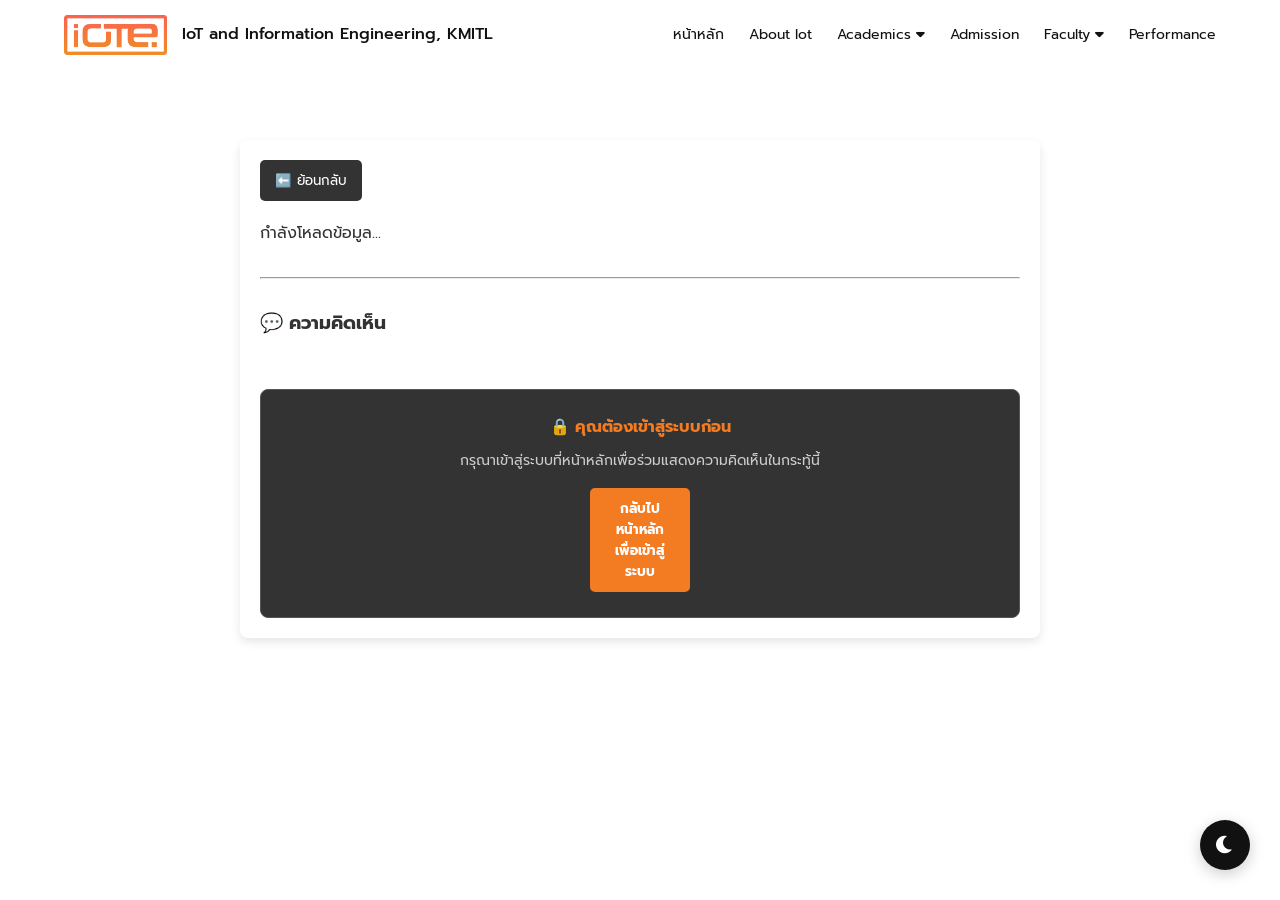
<file: forum/detail/detail.html>
<!DOCTYPE html>
<html lang="th">
<head>
    <meta charset="UTF-8">
    <meta name="viewport" content="width=device-width, initial-scale=1.0">
    <title>Threads details</details></title>
    <link rel="icon" type="image/png" href="../../image/Logo.png">
    <link rel="stylesheet" href="https://cdnjs.cloudflare.com/ajax/libs/font-awesome/6.0.0/css/all.min.css">
    <link href="https://fonts.googleapis.com/css2?family=Prompt:wght@300;400;500;600;700&display=swap" rel="stylesheet">
    <link rel="stylesheet" href="../../style.css">
    <link rel="stylesheet" href="detail.css">
</head>
<body>
    <nav id="navbar">
        <a href="../../index.html"><div class="logo-container">
            <img src="../../image/Logo.png" alt="IOTE Logo" class="logo-img">
            <div class="logo-text">IoT and Information Engineering, KMITL</div>
        </div></a>

        <button id="menu-toggle" class="menu-toggle" aria-label="เปิด/ปิดเมนู">
            <i class="fas fa-bars"></i>
        </button>
        
        <ul class="nav-links">
            <li><a href="../../index.html">หน้าหลัก</a></li>
            <li><a href="../../About/about.html">About iot</a></li>

            <li class="dropdown">
        <a href="javascript:void(0)" class="dropbtn" onclick="toggleMenu(event, 'acadDropdown')">
            Academics <i class="fas fa-caret-down"></i>
        </a>
        <div id="acadDropdown" class="dropdown-content">
            <a href="../../Academics/IoT/IoT.html">IoT System and Information</a>
            <a href="../../Academics/Dual/Dual.html">Dual Degree</a>
            <a href="../../Academics/Continuing/cont.html">วศ.บ.วิศวกรรมคอมพิวเตอร์...</a>
        </div>
    </li>
            <li><a href="../../Admission/admiss.html">Admission</a></li>
            <li class="dropdown">
        <a href="javascript:void(0)" class="dropbtn" onclick="toggleMenu(event, 'FacultyDropdown')">
            Faculty <i class="fas fa-caret-down"></i>
        </a>
        <div id="FacultyDropdown" class="dropdown-content">
            <a href="../../Faculty/iot/professor.html">IoT System and Information</a>
            <a href="../../Faculty/phy/phy.html">Industrial Physics</a>
        </div>
    </li>
            <li><a href="../../performance/cy.html">Performance</a></li>
        </ul>
    </nav>

    <button id="theme-toggle" class="theme-toggle" aria-label="Toggle Dark Mode">
    <i class="fas fa-moon"></i>
</button>

    <div class="detail-container">
        <button class="back-btn" onclick="window.location.href='../forum.html'">⬅️ ย้อนกลับ</button>
        
        <div id="topicContent">กำลังโหลดข้อมูล...</div>

        <hr style="margin: 30px 0;">

        <h3>💬 ความคิดเห็น</h3>
        <div id="commentList"></div>

        <form class="comment-form" id="commentForm">
            <input type="text" id="cAuthor" placeholder="ชื่อของคุณ" required>
            <textarea id="cMessage" rows="3" placeholder="พิมพ์ความคิดเห็นที่นี่..." required></textarea>
            <button type="submit">ส่งคำตอบ</button>
        </form>
    </div>

    <script src="../../script.js"></script>
    <script src="detail.js"></script>
</body>
</html>
</file>
<file: style.css>
* {
    margin: 0;
    padding: 0;
    box-sizing: border-box;
    font-family: 'Prompt', sans-serif;
}

body {
    background-color: #ffffff;
    color: #333333;
    line-height: 1.6;
}

nav {
    display: flex;
    justify-content: space-between;
    align-items: center;
    padding: 15px 5%;
    background-color: #ffffff;
    position: fixed;
    width: 100%;
    top: 0;
    left: 0;
    z-index: 1000;
}

nav.scrolled {
    box-shadow: 0 2px 10px rgba(0,0,0,0.1);
}

nav > a {
    text-decoration: none;
}

.logo-container {
    display: flex;
    align-items: center;
    gap: 15px;
}

.logo-img {
    height: 40px;
    width: auto;
    object-fit: contain;
}

.logo-text {
    font-weight: 500;
    font-size: 16px;
    color: #111111;
}

.nav-links {
    list-style: none;
    display: flex;
    gap: 25px;
}

.nav-links li a {
    text-decoration: none;
    color: #111111;
    font-size: 14px;
    font-weight: 400;
    transition: color 0.3s ease, transform 0.2s ease;
    text-transform: capitalize;
}

.nav-links li a:hover {
    color: #f37b21;
}

.dropdown-icon {
    font-size: 10px;
    margin-left: 5px;
}

.hero {
    padding: 150px 5% 80px;
    max-width: 100%;
    margin: 0 auto;
    background-image: linear-gradient(rgba(0, 0, 0, 0.6), rgba(0, 0, 0, 0.6)), url('image/background3.JPG');
    background-size: cover;
    background-position: center; 
    background-repeat: no-repeat; 
}

.hero h1 {
    font-size: 48px;
    font-weight: 500;
    color: #ffffff;
    margin-bottom: 10px;
    line-height: 1.2;
}

.hero h2 {
    font-size: 20px;
    font-weight: 400;
    color: #ffffff;
    margin-bottom: 30px;
}

.btn-primary {
    display: inline-block;
    background-color: #f37b21;
    color: #ffffff;
    padding: 12px 30px;
    font-size: 16px;
    font-weight: 500;
    text-decoration: none;
    border-radius: 4px;
    border: none;
    cursor: pointer;
    transition: background-color 0.3s ease, transform 0.2s ease;
}

.btn-primary:hover {
    background-color: #d96a1b;
    transform: translateY(-2px);
}

.strengths-section {
    padding: 60px 5% 100px;
    text-align: center;
    background-color: #ffffff;
}

.strengths-section h2 {
    font-size: 32px;
    font-weight: 500;
    margin-bottom: 50px;
    color: #111111;
}

.cards-container {
    display: grid;
    grid-template-columns: repeat(auto-fit, minmax(250px, 1fr));
    gap: 30px;
    max-width: 1200px;
    margin: 0 auto;
}

.card {
    background-color: #f9f9f9;
    padding: 40px 20px;
    border-radius: 15px;
    transition: transform 0.3s ease, box-shadow 0.3s ease;
}

.card:hover {
    transform: translateY(-5px);
    box-shadow: 0 10px 20px rgba(0,0,0,0.05);
}

.card-icon {
    font-size: 40px;
    color: #f37b21;
    margin-bottom: 20px;
}

.card h3 {
    font-size: 18px;
    font-weight: 500;
    margin-bottom: 15px;
    color: #111111;
}

.card p {
    font-size: 14px;
    color: #555555;
    line-height: 1.6;
}

@media (max-width: 992px) {
    .nav-links {
        display: none;
    }
    .hero h1 {
        font-size: 36px;
    }
}
.academics-section {
    padding: 20px 5% 100px;
    text-align: center;
    background-color: #ffffff;
}

.academics-section h2 {
    font-size: 32px;
    font-weight: 500;
    margin-bottom: 50px;
    color: #111111;
}

.deg-title {
    font-size: 13px;
    color: #111111 !important; 
    font-weight: 500;
    line-height: 1.5 !important;
}


.community-section {
    padding: 60px 5% 100px;
    max-width: 1200px;
    margin: 0 auto;
}

.community-top {
    display: flex;
    justify-content: space-between;
    gap: 40px;
    margin-bottom: 50px;
}

.community-title h2 {
    font-size: 32px;
    font-weight: 500;
    line-height: 1.2;
}

/* --- Carousel Section (สไลด์โชว์รูปภาพ) --- */
.carousel-container {
    position: relative;
    flex: 2; /* ให้สัดส่วนแบ่งกับตัวหนังสือด้านซ้าย */
    width: 100%;
    max-width: 600px;
    height: 400px; /* ปรับความสูงของช่องรูปภาพได้ตรงนี้ */
    overflow: hidden; /* ซ่อนรูปที่ล้นขอบจอ */
    border-radius: 10px;
    box-shadow: 0 4px 15px rgba(0,0,0,0.1);
}

.carousel-slide {
    display: flex;
    width: 100%;
    height: 100%;
    transition: transform 0.5s ease-in-out; /* ทำให้เลื่อนแบบสมูทๆ */
}

.carousel-slide img {
    min-width: 100%;
    height: 100%;
    object-fit: cover;
}

.carousel-btn {
    position: absolute;
    top: 50%;
    transform: translateY(-50%);
    background-color: rgba(0, 0, 0, 0.5); /* พื้นหลังปุ่มสีดำโปร่งใส */
    color: white;
    border: none;
    padding: 12px 15px;
    cursor: pointer;
    font-size: 18px;
    border-radius: 50%; /* ทำให้ปุ่มเป็นวงกลม */
    z-index: 10;
    transition: background-color 0.3s ease;
}

.carousel-btn:hover {
    background-color: #f37b21; /* เปลี่ยนเป็นสีส้มเมื่อเอาเมาส์ชี้ */
}

.prev-btn {
    left: 10px;
}

.next-btn {
    right: 10px;
}

.video-container {
    display: flex;
    justify-content: center;
    width: 100%;
    margin-top: 40px;
}

.video-wrapper {
    position: relative;
    width: 100%;
    max-width: 1024px;
    padding-bottom: 56.25%;
    height: 0;
    border-radius: 10px;
    overflow: hidden;
    background-color: #000;
    box-shadow: 0 4px 15px rgba(0,0,0,0.1);
}

.video-wrapper iframe {
    position: absolute;
    top: 0;
    left: 0;
    width: 100%;
    height: 100%;
    border: none;
}

/* --- Contact Section --- */
.contact-section {
    padding: 60px 5% 100px;
    max-width: 1200px;
    margin: 0 auto;
}

.contact-header {
    font-size: 40px;
    font-weight: 500;
    margin-bottom: 40px;
}

.contact-grid {
    display: grid;
    grid-template-columns: 1fr 1fr;
    gap: 60px;
}

.contact-col h3 {
    font-size: 24px;
    font-weight: 500;
    margin-bottom: 20px;
}

.contact-col .desc {
    font-size: 14px;
    color: #444;
    margin-bottom: 30px;
}

.address-box {
    display: flex;
    gap: 15px;
    margin-bottom: 40px;
}

.pin-icon {
    font-size: 20px;
    color: #111;
    margin-top: 5px;
}

.address-box p {
    font-size: 14px;
    color: #333;
    line-height: 1.6;
}

.contact-details {
    display: grid;
    grid-template-columns: 1fr 1fr;
    gap: 20px;
}

.detail-item strong {
    display: block;
    font-weight: 500;
    font-size: 14px;
    margin-bottom: 5px;
    color: #111;
}

.detail-item p {
    font-size: 13px;
    color: #444;
}

@media (max-width: 768px) {
    .community-top {
        flex-direction: column;
    }
    .contact-grid {
        grid-template-columns: 1fr;
    }
    .contact-details {
        grid-template-columns: 1fr;
    }
}

.theme-toggle {
    position: fixed;
    bottom: 30px;
    right: 30px;
    width: 50px;
    height: 50px;
    border-radius: 50%;
    background-color: #111111;
    color: #ffffff;
    border: none;
    font-size: 20px;
    cursor: pointer;
    box-shadow: 0 4px 15px rgba(0,0,0,0.2);
    z-index: 1000;
    display: flex;
    justify-content: center;
    align-items: center;
    transition: transform 0.3s ease, background-color 0.3s ease;
}

.theme-toggle:hover {
    transform: scale(1.1);
    background-color: #f37b21;
}

body.dark-mode {
    background-color: #121212;
    color: #e0e0e0;
}

body.dark-mode nav,
body.dark-mode .strengths-section,
body.dark-mode .academics-section {
    background-color: #121212;
}

body.dark-mode .nav-links li a,
body.dark-mode .logo-text {
    color: #e0e0e0;
}

body.dark-mode .nav-links li a:hover {
    color: #f37b21;
}

body.dark-mode .hero h1,
body.dark-mode .hero h2,
body.dark-mode .strengths-section h2,
body.dark-mode .academics-section h2,
body.dark-mode .community-title h2,
body.dark-mode .contact-header,
body.dark-mode .contact-col h3,
body.dark-mode .detail-item strong,
body.dark-mode .contact-col .desc {
    color: #ffffff;
}

body.dark-mode .address-box p,
body.dark-mode .detail-item p {
    color: #bbbbbb;
}

body.dark-mode .pin-icon {
    color: #f37b21;
}

body.dark-mode .card {
    background-color: #1e1e1e;
    box-shadow: 0 4px 10px rgba(0,0,0,0.5);
}

body.dark-mode .card h3,
body.dark-mode .deg-title {
    color: #ffffff !important;
}

body.dark-mode .card p {
    color: #bbbbbb;
}

.news-carousel-container {
    position: relative;
    width: 100%;
    max-width: 100%; 
    margin: 80px 0 40px 0; 
    overflow: hidden;
    border-radius: 0; 
}

.news-carousel-slide {
    display: flex;
    width: 100%;
    transition: transform 0.5s ease-in-out;
}

.news-carousel-slide img {
    min-width: 100%;
    width: 100%;      /* ✅ เพิ่ม width: 100%; เข้ามา บังคับให้รูปกว้างพอดีจอเสมอ */
    height: auto;     /* ✅ อันนี้ถูกต้องแล้วครับ รักษาสัดส่วนภาพ ไม่ให้เบี้ยว */
    display: block;
}

/* ปุ่มเลื่อนซ้ายขวา (คงเดิม) */
.news-btn {
    position: absolute;
    top: 50%;
    transform: translateY(-50%);
    background-color: rgba(0, 0, 0, 0.5);
    color: white;
    border: none;
    padding: 10px 15px;
    cursor: pointer;
    font-size: 20px;
    z-index: 10;
}

.news-btn:hover { background-color: #f37b21; }
.prev-news-btn { left: 0; border-radius: 0 5px 5px 0; }
.next-news-btn { right: 0; border-radius: 5px 0 0 5px; }

/* ========================================= */
/* --- ตกแต่งกล่องนับเวลาถอยหลัง (Countdown) --- */
/* ========================================= */

/* ☀️ 1. ค่าเริ่มต้น (สำหรับโหมดสว่าง - Light Mode) */
.countdown-container {
    text-align: center;
    margin: 40px auto; 
    padding: 20px 30px;
    background-color: #ffffff; /* พื้นหลังกล่องสีขาว */
    border-radius: 10px;
    max-width: 600px;
    box-shadow: 0 6px 20px rgba(0,0,0,0.25); /* เงาบางๆ ให้ดูมีมิติ */
    transition: all 0.3s ease; /* ทำให้เวลาเปลี่ยนโหมดสีจะค่อยๆ เปลี่ยนแบบสมูท */
}

.countdown-title {
    color: #f37b21; 
    margin-top: 0;
    margin-bottom: 20px;
    font-size: 24px;
    font-weight: bold;
}

.countdown-timer {
    display: flex;
    justify-content: center;
    gap: 15px; 
}

.time-box {
    background-color: #f8f9fa; /* พื้นหลังกล่องตัวเลขสีเทาอ่อนมาก */
    padding: 15px;
    border-radius: 8px;
    min-width: 80px;
    display: flex;
    flex-direction: column;
    align-items: center;
    box-shadow: 0 6px 20px rgba(0,0,0,0.25);
    border-bottom: 3px solid #f37b21; 
    transition: all 0.3s ease;
}

.time-box span:first-child {
    font-size: 36px;
    font-weight: bold;
    color: #333333; /* ตัวเลขสีดำเข้ม */
    line-height: 1;
}

.time-label {
    font-size: 14px;
    color: #666666; /* ตัวหนังสือคำว่า วัน/ชม. สีเทา */
    margin-top: 8px;
}

.countdown-expired {
    font-size: 28px;
    color: #ff4c4c; 
    font-weight: bold;
    padding: 10px;
}

/* 🌙 2. ตั้งค่าสำหรับโหมดกลางคืน (Dark Mode) */
/* หมายเหตุ: แก้ไขคำว่า .dark-mode ให้ตรงกับชื่อคลาสที่คุณใช้ในระบบสลับโหมดของคุณ */
body.dark-mode .countdown-container {
    background-color: #333333; /* พื้นหลังกล่องสีดำเทา */
    border: 1px solid #333333;
    box-shadow: 0 4px 15px rgba(0,0,0,0.5);
}

body.dark-mode .time-box {
    background-color: #000000; /* พื้นหลังกล่องตัวเลขสีดำสนิท */
}

body.dark-mode .time-box span:first-child {
    color: #ffffff; /* ตัวเลขสีขาว */
}

body.dark-mode .time-label {
    color: #aaaaaa; /* ตัวหนังสือคำว่า วัน/ชม. สีเทาอ่อน */
}

/* ========================================= */
/* --- ปุ่มลอยไปหน้าเว็บบอร์ด (Floating Button) --- */
/* ========================================= */
.floating-forum-btn {
    position: fixed;
    bottom: 90px; /* ระยะห่างจากด้านล่าง (ปรับให้ลอยอยู่เหนือปุ่มดาร์กโหมด) */
    right: 30px;  /* ระยะห่างจากขอบขวา */
    background-color: #f37b21; /* สีส้มของเว็บ */
    color: white;
    width: 50px;
    height: 50px;
    border-radius: 50%;
    display: flex;
    justify-content: center;
    align-items: center;
    font-size: 24px;
    box-shadow: 0 4px 10px rgba(0,0,0,0.3);
    text-decoration: none;
    z-index: 1000;
    transition: all 0.3s ease;
}

.floating-forum-btn:hover {
    transform: scale(1.1);
    background-color: #d66819; /* สีส้มเข้มขึ้นตอนเอาเมาส์ชี้ */
}

/* สำหรับหน้าจอขนาดแท็บเล็ตและมือถือ (ต่ำกว่า 992px) */
@media (max-width: 992px) {
    nav {
        flex-direction: column; /* จัดโลโก้กับเมนูให้อยู่คนละบรรทัด */
        padding: 10px 2%;
    }

    .nav-links {
        display: flex;
        flex-wrap: wrap; /* ให้เมนูที่ล้น ปัดลงมาบรรทัดใหม่ */
        justify-content: center;
        gap: 10px;
        margin-top: 10px;
    }

    .logo-text {
        font-size: 14px; /* ลดขนาดชื่อภาควิชา */
        text-align: center;
    }
}

/* สำหรับมือถือขนาดเล็ก (ต่ำกว่า 600px) */
@media (max-width: 600px) {
    .logo-container {
        flex-direction: column;
        gap: 5px;
    }
    
    .logo-img {
        height: 30px; /* ลดขนาดโลโก้ */
    }
}

/* ========================================= */
/* --- Dropdown Menu (ยุบรวมโค้ดที่ซ้ำซ้อน) --- */
/* ========================================= */

/* โหมดปกติ (Light Mode) */
.dropdown-content {
    display: none; 
    position: absolute;
    background-color: #ffffff;
    min-width: 250px;
    box-shadow: 0px 8px 16px rgba(0,0,0,0.15);
    z-index: 1001;
    border-radius: 8px;
    margin-top: 10px;
}

.dropdown-content a {
    color: #333333;
    padding: 12px 16px;
    text-decoration: none;
    display: block;
    font-size: 14px;
    transition: background-color 0.2s, color 0.2s;
}

.dropdown-content a:hover {
    background-color: #f37b21;
    color: #ffffff;
}

.show {
    display: block;
}

/* โหมดกลางคืน (Dark Mode) */
body.dark-mode .dropdown-content {
    background-color: #1a1a1a;
    border: 1px solid #333333;
    box-shadow: 0px 8px 16px rgba(0, 0, 0, 0.6);
}

body.dark-mode .dropdown-content a {
    color: #ffffff !important; /* บังคับให้ตัวหนังสือสีขาว */
}

.dropdown-content a:hover {
    background-color: #f37b21; /* แถบพื้นหลังสีส้มตอนเอาเมาส์ชี้ */
    color: #333333 !important; /* บังคับตัวหนังสือให้เป็นสีดำ/เทาเข้มเสมอ */
}

/* ========================================= */
/* --- Responsive (รวมไว้ล่างสุดที่เดียว) --- */
/* ========================================= */

@media (max-width: 992px) {
    /* ลบคำสั่ง display: none; เดิมทิ้ง แล้วใช้การจัดเรียงใหม่ */
    nav {
        flex-direction: column; 
        padding: 10px 2%;
    }

    .nav-links {
        display: flex;
        flex-wrap: wrap; 
        justify-content: center;
        gap: 10px;
        margin-top: 10px;
    }

    .logo-text {
        font-size: 14px;
        text-align: center;
    }
    
    .hero h1 {
        font-size: 36px;
    }
}

@media (max-width: 768px) {
    .community-top {
        flex-direction: column;
    }
    .contact-grid, .contact-details {
        grid-template-columns: 1fr;
    }
}

@media (max-width: 600px) {
    .logo-container {
        flex-direction: column;
        gap: 5px;
    }
    .logo-img {
        height: 30px; 
    }
}

/* ========================================= */
/* --- สไตล์สำหรับหน้าเพจอื่นๆ (Template Styles) --- */
/* ========================================= */

/* ดันพื้นที่เนื้อหาลงมาไม่ให้โดน Navbar บัง (Navbar สูงประมาณ 70-80px) */
.page-container {
    padding-top: 100px; /* ระยะห่างจากด้านบนสุด */
    min-height: 70vh; /* บังคับให้หน้าเว็บมีความสูงขั้นต่ำ ป้องกัน Footer ลอย */
    max-width: 1200px;
    margin: 0 auto;
    padding-bottom: 60px;
    padding-left: 5%;
    padding-right: 5%;
}

.page-header {
    text-align: center;
    margin-bottom: 50px;
    padding: 40px 0;
    border-bottom: 1px solid #eeeeee;
}

.page-header h1 {
    font-size: 36px;
    color: #f37b21;
    margin-bottom: 15px;
}

.page-header p {
    font-size: 18px;
    color: #666666;
}

.page-content {
    line-height: 1.8;
}

/* 🌙 รองรับโหมดกลางคืนสำหรับหน้าใหม่ */
body.dark-mode .page-header {
    border-bottom: 1px solid #333333;
}

body.dark-mode .page-header p {
    color: #bbbbbb;
}

body.dark-mode .page-content {
    color: #e0e0e0;
}

/* ========================================= */
/* --- ปุ่มลอยไปหน้ามินิเกม (Floating Game) --- */
/* ========================================= */
.floating-game-btn {
    position: fixed;
    bottom: 150px; /* ปรับให้ลอยอยู่เหนือปุ่มเว็บบอร์ดที่ตั้งไว้ 90px */
    right: 30px;
    background-color: #28a745; /* ใช้สีเขียวให้ดูแตกต่างและน่ากด */
    color: white;
    width: 50px;
    height: 50px;
    border-radius: 50%;
    display: flex;
    justify-content: center;
    align-items: center;
    font-size: 24px;
    box-shadow: 0 4px 10px rgba(0,0,0,0.3);
    text-decoration: none;
    z-index: 1000;
    transition: all 0.3s ease;
}

.floating-game-btn:hover {
    transform: scale(1.1);
    background-color: #218838;
}

/* บังคับให้ลิงก์ในสไลด์มีพฤติกรรมเหมือนกล่องภาพ */
.news-carousel-slide a {
    display: block;      /* ให้ลิงก์แผ่เต็มพื้นที่ */
    flex-shrink: 0;      /* ป้องกันลิงก์ถูกบีบตัว */
    width: 100%;         /* หรือตามขนาดที่ Carousel เดิมตั้งไว้ */
    height: auto;
}

.news-carousel-slide a img {
    width: 100%;
    display: block;      /* ลบช่องว่างใต้ภาพ */
    cursor: pointer;     /* เปลี่ยนเมาส์เป็นรูปมือเวลาชี้ */
    transition: opacity 0.3s;
}

/* เพิ่ม Effect นิดหน่อยเวลาเอาเมาส์ไปชี้ภาพที่มีลิงก์ */
.news-carousel-slide a:hover img {
    opacity: 0.9;
}

.floating-info-btn {
    position: fixed;
    bottom: 210px; /* ขยับขึ้นจากปุ่มเกม (150px + 50px + 10px) */
    right: 30px;
    background-color: #007bff; /* ใช้สีน้ำเงินให้ดูเด่นแยกจากปุ่มอื่น */
    color: white;
    width: 50px;
    height: 50px;
    border-radius: 50%;
    display: flex;
    justify-content: center;
    align-items: center;
    font-size: 22px; /* ปรับขนาดไอคอนเล็กน้อย */
    box-shadow: 0 4px 10px rgba(0,0,0,0.3);
    text-decoration: none;
    z-index: 1000;
    transition: all 0.3s ease;
}

.floating-info-btn:hover {
    transform: scale(1.1);
    background-color: #0056b3;
    box-shadow: 0 6px 15px rgba(0,0,0,0.4);
}

/* --- Hamburger Menu (Mobile/Tablet) --- */
/* ========================================= */

.menu-toggle {
    display: none;
    background: none;
    border: none;
    font-size: 24px;
    color: #111;
    cursor: pointer;
    padding: 8px;
    z-index: 1001;
    transition: color 0.3s ease;
}

.menu-toggle:hover {
    color: #f37b21;
}

/* dark mode - hamburger button */
body.dark-mode .menu-toggle {
    color: #e0e0e0;
}

body.dark-mode .menu-toggle:hover {
    color: #f37b21;
}

/* ========================================= */
/* --- Responsive: Tablet & Mobile --- */
/* ========================================= */

@media (max-width: 992px) {
    nav {
        flex-wrap: wrap;
        padding: 10px 5%;
    }

    .menu-toggle {
        display: block;
        order: 3; /* ปุ่มไปอยู่ด้านขวา */
    }

    .logo-container {
        order: 1; /* โลโก้ไปอยู่ด้านซ้าย */
    }

    .nav-links {
        display: none;         /* ซ่อนตามค่าเริ่มต้น */
        order: 4;              /* เมนูอยู่ด้านล่าง */
        position: absolute;
        top: 60px;             /* อยู่ใต้ navbar */
        left: 0;
        right: 0;
        width: 100%;
        flex-direction: column;
        background-color: #ffffff;
        border-top: 1px solid #eeeeee;
        gap: 0;
        margin-top: 0;
        padding: 10px 0;
        box-shadow: 0 4px 10px rgba(0,0,0,0.1);
        z-index: 1000;
    }

    .nav-links.active {
        display: flex;
    }

    .nav-links li {
        width: 100%;
    }

    .nav-links li a {
        display: block;
        padding: 12px 5%;
        border-bottom: 1px solid #f0f0f0;
    }

    .nav-links li a:hover {
        background-color: #f37b21;
        color: #ffffff;
    }

    /* dropdown submenu */
    .dropdown {
        position: static;
    }

    .dropdown-content {
        position: static;
        display: none !important;
        background-color: #f9f9f9;
        box-shadow: none;
        border: none;
        width: 100%;
        min-width: unset;
        margin-top: 0;
    }

    .dropdown-content.show {
        display: flex !important;
        flex-direction: column;
    }

    .dropdown-content a {
        padding: 10px 5% 10px 10%;
        border-bottom: 1px solid #eeeeee;
    }

    .logo-text {
        font-size: 13px;
        text-align: center;
    }

    .hero h1 {
        font-size: 36px;
    }
}

/* dark mode - mobile menu */
body.dark-mode .nav-links {
    background-color: #1a1a1a;
    border-top: 1px solid #333;
}

body.dark-mode .nav-links li a {
    color: #e0e0e0;
    border-bottom: 1px solid #333;
}

body.dark-mode .nav-links li a:hover {
    background-color: #f37b21;
    color: #333;
}

body.dark-mode .dropdown-content {
    background-color: #252525;
}

body.dark-mode .dropdown-content a {
    color: #e0e0e0;
    border-bottom: 1px solid #333;
}

body.dark-mode .dropdown-content a:hover {
    background-color: #f37b21;
    color: #333;
}

/* responsive - tablet up */
@media (max-width: 768px) {
    nav {
        padding: 10px 3%;
    }

    .logo-img {
        height: 35px;
    }

    .logo-text {
        font-size: 12px;
    }
}

/* responsive - mobile small */
@media (max-width: 600px) {
    nav {
        padding: 8px 3%;
    }

    .logo-container {
        flex-direction: column;
        gap: 5px;
    }

    .logo-img {
        height: 30px;
    }

    .logo-text {
        font-size: 11px;
        text-align: center;
    }

    .menu-toggle {
        font-size: 20px;
        padding: 5px;
    }

    .nav-links {
        top: 50px !important;
    }

    .nav-links li a {
        padding: 10px 4%;
        font-size: 13px;
    }

    .dropdown-content a {
        padding: 8px 4% 8px 8% !important;
        font-size: 12px;
    }
}

/* ========================================= */
/* --- แก้ไข Navbar แนวนอนในจอมือถือ --- */
/* ========================================= */
@media (max-width: 992px) {
    nav {
        flex-direction: row !important; /* บังคับแนวนอน */
        justify-content: space-between !important;
        align-items: center !important;
        flex-wrap: nowrap !important; /* ห้ามตกบรรทัด */
    }
    
    .logo-container {
        flex-direction: row !important; /* โลโก้กับข้อความแนวนอน */
        align-items: center !important;
        gap: 10px;
    }

    .logo-text {
        font-size: 14px !important;
        text-align: left !important;
        /* ตัดคำด้วย ... ถ้าจอมือถือแคบเกินไป */
        white-space: nowrap;
        overflow: hidden;
        text-overflow: ellipsis;
        max-width: 250px; 
    }

    .menu-toggle {
        order: unset !important;
        margin-left: auto; /* ดันปุ่ม Hamburger ไปขวาสุด */
    }
}

@media (max-width: 600px) {
    .logo-text {
        font-size: 12px !important;
        max-width: 160px; /* ลดพื้นที่ข้อความลงในมือถือจอเล็ก */
    }
}

/* ========================================= */
/* --- แก้ไขสไลด์โชว์ให้สมส่วน (Responsive) --- */
/* ========================================= */
.carousel-container {
    height: auto !important; /* ยกเลิก height 400px เดิม */
    aspect-ratio: 4 / 3; /* ล็อคสัดส่วนภาพให้เป็น 4:3 (เปลี่ยนเป็น 16/9 ได้ถ้าต้องการภาพกว้าง) */
}

.carousel-slide img {
    width: 100%;
    height: 100%;
    object-fit: cover !important; /* ครอปภาพให้เต็มกรอบโดยไม่เสียสัดส่วน */
    object-position: center; /* จัดภาพให้อยู่กึ่งกลางเสมอ */
}

/* ========================================= */
/* --- ปรับปุ่มลอยให้เล็กลงในหน้าจอมือถือ --- */
/* ========================================= */
@media (max-width: 600px) {
    .floating-forum-btn {
        width: 40px; height: 40px; font-size: 18px; bottom: 70px; right: 15px;
    }
    .floating-game-btn {
        width: 40px; height: 40px; font-size: 18px; bottom: 120px; right: 15px;
    }
    .floating-info-btn {
        width: 40px; height: 40px; font-size: 18px; bottom: 170px; right: 15px;
    }
    .theme-toggle {
        width: 40px; height: 40px; font-size: 16px; bottom: 20px; right: 15px;
    }
}

/* ========================================= */
/* 1. แก้ไข Navbar: โลโก้ซ้าย - แฮมเบอร์เกอร์ขวา */
/* ========================================= */
@media (max-width: 992px) {
    nav {
        display: flex !important;
        flex-direction: row !important; 
        justify-content: space-between !important; 
        align-items: center !important;
        padding: 10px 5% !important;
        width: 100%;
    }

    .logo-container {
        order: 1 !important; /* บังคับให้อยู่ซ้ายสุดเป็นอันดับ 1 */
        display: flex !important;
        flex-direction: row !important;
        align-items: center !important;
        gap: 10px !important;
        max-width: calc(100% - 60px); 
    }

    .logo-text {
        font-size: 13px !important;
        white-space: nowrap !important; 
        overflow: hidden !important; 
        text-overflow: ellipsis !important; 
    }

    .menu-toggle {
        order: 2 !important; /* บังคับให้อยู่ขวาสุดเป็นอันดับ 2 */
        display: block !important;
        margin: 0 !important;
        padding: 5px !important;
    }
}

/* ========================================= */
/* 2. แก้ไขสไลด์โชว์: ให้รูปมีขนาดเท่ากันเสมอไม่ว่าจะจอไหน */
/* ========================================= */
.carousel-container {
    width: 100%;
    height: auto !important; /* ยกเลิกการฟิกซ์ความสูง */
    aspect-ratio: 4 / 3; /* ล็อคสัดส่วนความกว้างต่อความสูงให้เป็น 4:3 (หรือเปลี่ยนเป็น 16/9 ได้) */
    overflow: hidden;
}

.carousel-slide {
    height: 100%;
}

.carousel-slide img {
    min-width: 100%;
    width: 100%;
    height: 100% !important; /* บังคับความสูงให้เต็มคอนเทนเนอร์เสมอ */
    object-fit: cover !important; /* สำคัญมาก! ทำให้ภาพไม่ยืด/หด แต่จะครอปส่วนที่เกินออก */
    object-position: center !important; /* จัดให้ภาพอยู่กึ่งกลาง */
}

/* ========================================= */
/* 3. ปรับขนาดปุ่ม Icon ลอยต่างๆ ให้พอดีกับมือถือ */
/* ========================================= */
@media (max-width: 600px) {
    .floating-forum-btn,
    .floating-game-btn,
    .floating-info-btn,
    .theme-toggle {
        width: 40px !important;
        height: 40px !important;
        font-size: 18px !important;
    }
    
    /* จัดระยะห่างไม่ให้ปุ่มทับกันตอนเล็กลง */
    .theme-toggle { bottom: 20px; right: 20px; }
    .floating-forum-btn { bottom: 70px; right: 20px; }
    .floating-game-btn { bottom: 120px; right: 20px; }
    .floating-info-btn { bottom: 170px; right: 20px; }
}
</file>
<file: About/about.css>
.about-container {
    max-width: 1200px;
    margin: 0 auto;
    padding: 120px 40px 60px;
    font-family: 'Prompt', sans-serif;
    color: #333;
}

body.dark-mode .about-container,
body[data-theme="dark"] .about-container {
    color: #f5f5f5;
}

.hero-section {
    display: grid;
    grid-template-columns: 1fr 1fr;
    gap: 40px;
    padding-bottom: 80px;
    margin-bottom: 40px;
    border-bottom: 1px solid #ffffff;
    background-image: linear-gradient(rgba(0, 0, 0, 0.6), rgba(0, 0, 0, 0.6)), url('../image/background3.JPG');
    background-size: cover;
    background-position: center; 
    background-repeat: no-repeat;
    width: 100vw;
    margin-left: calc(-50vw + 50%);
    margin-right: calc(-50vw + 50%);
    min-height: 40vh;
    padding: 100px 20px 80px;
    display: flex;
    flex-direction: row;       
    justify-content: center;   
    align-items: center;       
    gap: 15vw;
}
.hero-section .hero-title,
.hero-section .hero-menu a {
    color: #ffffff; 
}

.hero-section .hero-menu a:hover {
    color: #f37021;
}

body.dark-mode .hero-section,
body[data-theme="dark"] .hero-section {
    border-bottom: 1px solid #333;
}

.hero-title {
    font-size: 4.5rem;
    font-weight: 800;
    margin: 0;
    line-height: 1.1;
    letter-spacing: -1px;
    color: #111;
}

body.dark-mode .hero-title,
body[data-theme="dark"] .hero-title {
    color: #fff;
}

.hero-menu {
    display: flex;
    flex-direction: column;
    gap: 20px;
    justify-content: center;
}

.hero-menu a {
    font-size: 1.4rem;
    color: #555;
    text-decoration: none;
    font-weight: 500;
    transition: all 0.3s ease;
    display: flex;
    align-items: center;
    gap: 15px;
}

.hero-menu a i {
    font-size: 1rem;
    color: #f37021;
    opacity: 0;
    transform: translateX(-10px);
    transition: all 0.3s ease;
}

.hero-menu a:hover {
    color: #f37021;
    transform: translateX(10px);
}

.hero-menu a:hover i {
    opacity: 1;
    transform: translateX(0);
}

body.dark-mode .hero-menu a,
body[data-theme="dark"] .hero-menu a {
    color: #ddd;
}

body.dark-mode .hero-menu a:hover,
body[data-theme="dark"] .hero-menu a:hover {
    color: #f37021;
}

.content-section {
    display: grid;
    grid-template-columns: 1fr 1fr;
    gap: 60px;
    padding: 60px 0;
    align-items: center;
}

.reverse-layout {
    grid-template-columns: 1fr 1fr;
}

.section-title {
    font-size: 2.5rem;
    font-weight: 700;
    margin: 0;
    line-height: 1.3;
    border-left: 6px solid #f37021;
    padding-left: 18px;
}

.section-subtitle {
    font-size: 1.3rem;
    font-weight: 600;
    margin-bottom: 20px;
    color: #444;
}

body.dark-mode .section-subtitle,
body[data-theme="dark"] .section-subtitle {
    color: #ccc;
}

.mt-30 {
    margin-top: 30px;
}

.description-text {
    font-size: 1.05rem;
    line-height: 1.8;
    margin-bottom: 30px;
    text-align: justify;
    color: #555;
}

body.dark-mode .description-text,
body[data-theme="dark"] .description-text {
    color: #bbb;
}

.image-box img {
    width: 100%;
    border-radius: 15px;
    box-shadow: 0 10px 30px rgba(0,0,0,0.08);
    object-fit: cover;
    display: block;
}

body.dark-mode .image-box img,
body[data-theme="dark"] .image-box img {
    opacity: 0.85;
}

.image-box img[src=""] {
    display: none;
}

.career-tags {
    display: flex;
    flex-wrap: wrap;
    gap: 12px;
    padding: 0;
    list-style: none;
}

.career-tags li {
    background: #f8f9fa;
    padding: 10px 20px;
    border-radius: 30px;
    font-size: 0.95rem;
    color: #333;
    border: 1px solid #eaeaea;
    transition: all 0.3s ease;
    cursor: default;
}

.career-tags li:hover {
    background: #f37021;
    color: #fff;
    border-color: #f37021;
    transform: translateY(-3px);
    box-shadow: 0 5px 15px rgba(243, 112, 33, 0.3);
}

body.dark-mode .career-tags li,
body[data-theme="dark"] .career-tags li {
    background: #222;
    border-color: #333;
    color: #ddd;
}

body.dark-mode .career-tags li:hover,
body[data-theme="dark"] .career-tags li:hover {
    background: #f37021;
    color: #fff;
    border-color: #f37021;
}

.history-section {
    background: #fdfdfd;
    padding: 60px 80px;
    border-radius: 20px;
    max-width: 1000px;
    margin: 80px auto 40px;
    box-shadow: 0 10px 40px rgba(0,0,0,0.2);
    border: 1px solid #f0f0f0;
}

body.dark-mode .history-section,
body[data-theme="dark"] .history-section {
    background: #1a1a1a;
    border-color: #2a2a2a;
    box-shadow: 0 10px 40px rgba(0,0,0,0.2);
}

.history-title {
    font-size: 2.2rem;
    margin-bottom: 30px;
    text-align: center;
    color: #111;
}

body.dark-mode .history-title,
body[data-theme="dark"] .history-title {
    color: #fff;
}

.history-content p {
    font-size: 1.05rem;
    line-height: 1.8;
    margin-bottom: 20px;
    text-align: justify;
    color: #555;
}

body.dark-mode .history-content p,
body[data-theme="dark"] .history-content p {
    color: #bbb;
}

@media (max-width: 992px) {
    .hero-section, .content-section {
        grid-template-columns: 1fr;
        gap: 40px;
    }
    
    .reverse-layout .content-left {
        order: 2;
    }
    
    .reverse-layout .content-right {
        order: 1;
    }

    .history-section {
        padding: 40px 30px;
    }
}

@media (max-width: 576px) {
    .hero-title {
        font-size: 3rem;
    }
    .section-title {
        font-size: 2rem;
    }
}
</file>
<file: Admission/admiss.css>
:root {
    --primary-orange: #f58220; /* สีส้มตามภาพ */
    --hover-orange: #e07218;
    --bg-color: #ffffff;
    --text-color: #1a1a1a;
    --border-color: #e0e0e0;
}

body {
    font-family: 'Prompt', sans-serif;
    margin: 0;
    padding: 0;
    background-color: var(--bg-color);
    color: var(--text-color);
}

.admission-container {
    max-width: 1000px;
    margin: 100px auto 40px;
    padding: 0 20px;
}

.page-title {
    text-align: center;
    font-size: 2.5rem;
    font-weight: 500;
    margin-bottom: 40px;
}

/* ส่วนกล่องสถานะ (3 กล่องบน) */
.stats-grid {
    display: flex;
    justify-content: center;
    gap: 30px;
    margin-bottom: 60px;
    flex-wrap: wrap;
}

.stat-card {
    background: #fff;
    border: 1px solid #f0f0f0;
    border-radius: 15px;
    padding: 25px 30px;
    text-align: center;
    box-shadow: 0 4px 15px rgba(0,0,0,0.05);
    min-width: 180px;
}

.icon-box {
    color: var(--primary-orange);
    font-size: 3.5rem;
    margin-bottom: 15px;
}

.stat-info {
    display: flex;
    align-items: center;
    justify-content: center;
    gap: 10px;
    flex-wrap: wrap;
}

.stat-name {
    font-weight: 500;
    font-size: 1.1rem;
}

.stat-badge {
    background-color: var(--primary-orange);
    color: #fff;
    font-size: 0.8rem;
    padding: 4px 10px;
    border-radius: 12px;
    font-weight: 400;
}

/* ส่วนเนื้อหาหลัก */
.content-wrapper {
    width: 100%;
}

.section-title {
    font-size: 1.8rem;
    font-weight: 500;
    margin-bottom: 20px;
    border-bottom: 2px solid #f0f0f0;
    padding-bottom: 10px;
}

/* สไตล์กล่องหัวข้อ (Accordion) */
.accordion {
    background-color: var(--primary-orange);
    color: #111; /* ตัวหนังสือสีดำตามรูป */
    cursor: pointer;
    padding: 15px 20px;
    width: 100%;
    border: none;
    text-align: left;
    outline: none;
    font-size: 1.1rem;
    font-family: 'Prompt', sans-serif;
    font-weight: 500;
    border-radius: 6px;
    margin-bottom: 8px;
    transition: 0.3s;
    display: flex;
    justify-content: space-between;
    align-items: center;
}

.accordion:hover {
    background-color: var(--hover-orange);
}

.accordion.active {
    border-bottom-left-radius: 0;
    border-bottom-right-radius: 0;
    margin-bottom: 0;
}

.accordion-multiline {
    align-items: flex-start;
}

.accordion-multiline span {
    width: 90%;
    line-height: 1.5;
}

.accordion i {
    font-size: 1.2rem;
    transition: transform 0.3s ease;
    font-weight: 300;
}

.accordion.active i {
    transform: rotate(180deg);
}

/* สไตล์เนื้อหาด้านใน (Panel) */
.panel {
    padding: 0 20px;
    background-color: #fbfbfb; /* สีพื้นหลังสว่างนิดๆ ตามรูป */
    max-height: 0;
    overflow: hidden;
    transition: max-height 0.4s ease-out;
    border-bottom-left-radius: 6px;
    border-bottom-right-radius: 6px;
    margin-bottom: 8px;
}

.panel.active-panel {
    border: 1px solid #eee;
    border-top: none;
}

.panel-content {
    padding: 20px 0;
}

.panel-content h3 {
    font-size: 1.1rem;
    font-weight: 600;
    margin-top: 15px;
    margin-bottom: 10px;
    color: #222;
}

.panel-content h3:first-child {
    margin-top: 0;
}

.panel-content p {
    font-size: 0.95rem;
    line-height: 1.6;
    margin-bottom: 10px;
}

.panel-content ul {
    margin: 0 0 15px 0;
    padding-left: 20px;
}

.panel-content li {
    font-size: 0.95rem;
    line-height: 1.6;
    margin-bottom: 5px;
}

.panel-content a {
    color: var(--text-color);
    text-decoration: underline;
    word-break: break-all;
}

.panel-content a:hover {
    color: var(--primary-orange);
}
/* =========================================
   Dark Mode สำหรับหน้า Admission
   ========================================= */
body.dark-mode,
body[data-theme="dark"] {
    --bg-color: #1a1a1a;
    --text-color: #f5f5f5;
    --border-color: #333;
    background-color: var(--bg-color);
    color: var(--text-color);
}

body.dark-mode .stat-card,
body[data-theme="dark"] .stat-card {
    background: #222;
    border-color: #333;
    box-shadow: 0 4px 15px rgba(0,0,0,0.2);
}

body.dark-mode .section-title,
body[data-theme="dark"] .section-title {
    border-bottom-color: #333;
}

/* ปรับสีตัวหนังสือบนแถบสีส้มให้มองเห็นชัดขึ้นในโหมดมืด (ถ้าต้องการ) */
body.dark-mode .accordion,
body[data-theme="dark"] .accordion {
    color: #111; 
}

/* สีพื้นหลังกล่องเนื้อหาที่สไลด์ลงมา */
body.dark-mode .panel,
body[data-theme="dark"] .panel {
    background-color: #2a2a2a;
}

body.dark-mode .panel.active-panel,
body[data-theme="dark"] .panel.active-panel {
    border-color: #444;
}

body.dark-mode .panel-content h3,
body[data-theme="dark"] .panel-content h3 {
    color: #f37b21; /* เปลี่ยนหัวข้อด้านในให้เป็นสีส้มจะได้เด่นขึ้น */
}

/* ปรับสีลิงก์ในโหมดมืด */
body.dark-mode .panel-content a,
body[data-theme="dark"] .panel-content a {
    color: #4da6ff; 
}

body.dark-mode .panel-content a:hover,
body[data-theme="dark"] .panel-content a:hover {
    color: var(--hover-orange);
}

@media screen and (max-width: 600px) { /* หรือค่าที่คุณใช้อยู่ */
    .stat-card {
        width: 100%; /* Stretch บล็อก */
        flex: 1 0 0%; /* เพื่อให้กว้างเท่ากันใน flex container */
    }
}

.accordion i {
    font-family: "Font Awesome 6 Free" !important; /* บังคับให้ใช้ฟอนต์ไอคอน */
    font-weight: 900 !important; /* บังคับความหนาให้รองรับแบบ Solid */
    font-size: 1.2rem;
    transition: transform 0.3s ease;
}
</file>
<file: performance/cy.css>
* { 
    margin: 0; 
    padding: 0; 
    box-sizing: border-box; 
    font-family: 'Prompt', sans-serif; /* เปลี่ยนเป็น Prompt ให้เหมือนหน้าอื่นๆ */
}
body { background: #f4f6f9; color: #222; } /* HERO */ .hero { height: 60vh; background: linear-gradient(135deg, #0f2027, #203a43, #2c5364); display: flex; justify-content: center; align-items: center; text-align: center; color: white; } .hero h1 { font-size: 3rem; letter-spacing: 2px; } .hero p { margin-top: 15px; font-size: 1.2rem; opacity: 0.9; } /* SECTION */ section { padding: 70px 10%; text-align: center; } section h2 { font-size: 2rem; margin-bottom: 40px; position: relative; } section h2::after { content: ""; width: 60px; height: 4px; background: #ff7b00; display: block; margin: 10px auto; border-radius: 10px; } /* ABOUT */ .about-box { background: white; padding: 40px; border-radius: 15px; box-shadow: 0 10px 25px rgba(0,0,0,0.08); max-width: 800px; margin: auto; } .about-box ul { margin-top: 20px; text-align: left; } .about-box li { margin-bottom: 10px; } /* CARD STYLE */ .card { background: white; padding: 25px; border-radius: 15px; box-shadow: 0 8px 20px rgba(0,0,0,0.08); transition: 0.3s ease; } .card img { width: 150px; height: 150px; object-fit: cover; border-radius: 50%; margin-bottom: 20px; border: 4px solid #eee; } .card:hover { transform: translateY(-10px); box-shadow: 0 15px 35px rgba(0,0,0,0.15); } /* LARGE CARD */ .large { max-width: 350px; margin: auto; } /* GRID */ .grid { display: grid; grid-template-columns: repeat(auto-fit, minmax(250px, 1fr)); gap: 30px; } /* FOOTER */ footer { background: #0f2027; color: white; padding: 20px; text-align: center; margin-top: 40px; }
/* =========================================
   DARK MODE STYLES สำหรับหน้า Cyber Lab
========================================= */

/* แก้ไขกล่อง About Our Laboratory */
body.dark-mode .about-box,
body[data-theme="dark"] .about-box {
    background: #1a1a1a; /* เปลี่ยนพื้นหลังกล่องเป็นสีเข้ม */
    color: #f5f5f5;      /* เปลี่ยนสีข้อความให้สว่างขึ้น */
    box-shadow: 0 10px 25px rgba(255, 255, 255, 0.05); /* ปรับเงาให้บางลง */
}

/* แก้ไขสีข้อความรายการ (li) และย่อหน้า (p) ในกล่อง About */
body.dark-mode .about-box p,
body[data-theme="dark"] .about-box p,
body.dark-mode .about-box li,
body[data-theme="dark"] .about-box li {
    color: #bbb;
}

/* แก้ไขกล่อง Card ของนักวิจัย / ผู้ช่วยวิจัย */
body.dark-mode .card,
body[data-theme="dark"] .card {
    background: #1a1a1a;
    color: #f5f5f5;
    box-shadow: 0 8px 20px rgba(255, 255, 255, 0.05);
}

/* ปรับสีกรอบรูปภาพใน Card ให้เข้ากับโหมดกลางคืน */
body.dark-mode .card img,
body[data-theme="dark"] .card img {
    border-color: #333;
}

/* ปรับสีข้อความตำแหน่ง (p) ใต้ชื่อใน Card */
body.dark-mode .card p,
body[data-theme="dark"] .card p {
    color: #bbb;
}

/* ทำให้รูปภาพในส่วน About เป็น Responsive */
.about img {
    max-width: 100%;     /* บังคับไม่ให้รูปกว้างเกินขนาดหน้าจอ */
    height: auto;        /* รักษาสัดส่วนรูปภาพไม่ให้เบี้ยว */
    border-radius: 15px; /* เพิ่มขอบมนนิดๆ ให้เข้ากับกล่องข้อความด้านล่าง (ใส่หรือไม่ใส่ก็ได้ครับ) */
    margin-bottom: 30px; /* เว้นระยะห่างระหว่างรูปกับหัวข้อ About Our Laboratory */
    display: block;
    margin-left: auto;
    margin-right: auto;  /* จัดรูปให้อยู่กึ่งกลาง */
}
</file>
<file: tutorial/tutorial.css>
* {
    box-sizing: border-box;
    margin: 0;
    padding: 0;
}

body {
    font-family: 'Prompt', sans-serif;
    background-color: #f5f7fa;
    color: #333;
}

.tutorial-container {
    max-width: 1200px;
    margin: 120px auto 40px auto;
    padding: 0 20px;
    display: grid;
    grid-template-columns: 1fr 1fr;
    gap: 30px;
}

.lesson-section {
    background: #fff;
    padding: 30px;
    border-radius: 12px;
    box-shadow: 0 5px 15px rgba(0,0,0,0.05);
}

.progress-bar {
    font-size: 0.9rem;
    color: #f37021;
    font-weight: 600;
    margin-bottom: 10px;
}

.lesson-title {
    font-size: 2rem;
    margin-bottom: 15px;
    color: #111;
}

.lesson-desc {
    font-size: 1.05rem;
    line-height: 1.7;
    margin-bottom: 25px;
    color: #555;
}

code {
    background-color: #eee;
    padding: 2px 6px;
    border-radius: 4px;
    font-family: monospace;
    color: #d63384;
}

.expected-output-box {
    background: #eef2f5;
    padding: 15px;
    border-left: 5px solid #007bff;
    border-radius: 5px;
}

.output-text {
    margin-top: 10px;
    font-family: monospace;
    font-size: 1.1rem;
    color: #333;
}

.workspace-section {
    display: flex;
    flex-direction: column;
    gap: 15px;
}

.editor-header {
    background: #2d2d2d;
    color: #fff;
    padding: 10px 15px;
    border-radius: 8px 8px 0 0;
    font-family: monospace;
}

#code-editor {
    width: 100%;
    height: 250px;
    background: #1e1e1e;
    color: #d4d4d4;
    font-family: 'Consolas', monospace;
    font-size: 1rem;
    padding: 15px;
    border: none;
    border-radius: 0 0 8px 8px;
    resize: vertical;
    outline: none;
}

.action-buttons {
    display: flex;
    gap: 10px;
}

.btn {
    padding: 10px 20px;
    font-size: 1rem;
    font-family: 'Prompt', sans-serif;
    border: none;
    border-radius: 5px;
    cursor: pointer;
    font-weight: 500;
    transition: all 0.2s;
}

.btn-primary { background: #f37021; color: white; }
.btn-primary:hover { background: #d95d16; }

.btn-success { background: #28a745; color: white; }
.btn-success:hover { background: #218838; }

.terminal {
    background: #000;
    color: #0f0;
    border-radius: 8px;
    overflow: hidden;
    height: 200px;
    display: flex;
    flex-direction: column;
}

.terminal-header {
    background: #333;
    color: #fff;
    padding: 5px 15px;
    font-size: 0.85rem;
    font-family: monospace;
}

.terminal-content {
    padding: 15px;
    font-family: 'Consolas', monospace;
    white-space: pre-wrap;
    flex-grow: 1;
    overflow-y: auto;
}

.success-text { color: #0f0; }
.error-text { color: #ff4d4d; }

@media (max-width: 992px) {
    .tutorial-container { grid-template-columns: 1fr; }
}

/* =========================================================
   ส่วนเสริมใหม่สำหรับหน้าเลือกวิชา และ Circuit Drag & Drop
   ========================================================= */

.selection-container {
    max-width: 800px;
    margin: 150px auto 50px auto;
    text-align: center;
}

.subject-cards {
    display: flex;
    justify-content: center;
    gap: 30px;
    margin-top: 40px;
    flex-wrap: wrap;
}

.subject-card {
    background: #fff;
    padding: 40px;
    border-radius: 15px;
    box-shadow: 0 10px 20px rgba(0,0,0,0.05);
    cursor: pointer;
    transition: transform 0.3s;
    width: 300px;
    border: 2px solid transparent;
}

.subject-card:hover {
    transform: translateY(-10px);
    border: 2px solid #f37021;
}

.subject-card i { color: #007bff; margin-bottom: 20px; }
.subject-card h3 { font-size: 1.5rem; margin-bottom: 10px; color: #111; }
.subject-card p { color: #666; font-size: 0.95rem; line-height: 1.5; }

.toolbox {
    display: flex;
    gap: 10px;
    padding: 15px;
    background: #eef2f5;
    border-left: 1px solid #ddd;
    border-right: 1px solid #ddd;
    flex-wrap: wrap;
}

.component {
    width: 80px;            /* ล็อกความกว้างให้เท่ากันเป๊ะ */
    height: 80px;           /* ล็อกความสูงให้เท่ากันเป๊ะ */
    display: flex;
    flex-direction: column; /* ให้ไอคอนอยู่บน ข้อความอยู่ล่าง */
    justify-content: center;
    align-items: center;
    border: 2px solid #007bff;
    border-radius: 8px;
    background-color: #fff;
    cursor: grab;
    padding: 5px;
    box-sizing: border-box; /* บังคับไม่ให้กรอบหรือ Padding ดันขนาดกล่องให้ใหญ่ขึ้น */
    text-align: center;
    user-select: none;      /* ป้องกันการเผลอคลุมดำตัวอักษรตอนลาก */
}

/* ปรับแต่งข้อความข้างในไม่ให้ดันกล่องเบี้ยว */
.component span, 
.component font,
.component div {
    font-size: 12px;        /* ลดขนาดตัวอักษรลงนิดหน่อยให้พอดีกล่อง */
    line-height: 1.2;
    margin-top: 4px;
    word-break: break-word; /* ถ้าคำยาวเกินให้ตัดขึ้นบรรทัดใหม่โดยไม่ดันกล่อง */
}

/* เมื่ออุปกรณ์ถูกลากไปวางในช่องกระดาน (กรอบสีเขียว) */
.drop-slot .component {
    width: 100%;            /* ให้ขยายเต็มกรอบช่องวางพอดี */
    height: 100%;
    border: none;           /* เอาขอบสีฟ้าออก จะได้ดูเนียนไปกับกรอบสีเขียว */
    cursor: pointer;
}

.component:active { cursor: grabbing; }

#circuit-board {
    display: flex;
    flex-direction: row;       /* บังคับให้อยู่ในแนวนอน */
    flex-wrap: nowrap;         /* บังคับไม่ให้ปัดตกบรรทัดใหม่ */
    justify-content: center;   /* จัดให้อยู่กึ่งกลาง */
    align-items: center;
    gap: 10px;                 /* ระยะห่างระหว่างช่อง (ปรับเป็น 0 ได้ถ้าอยากให้ติดกันแนบสนิท) */
    overflow-x: auto;          /* เผื่อผู้ใช้เปิดในมือถือจอเล็ก จะได้ใช้นิ้วเลื่อนซ้ายขวาได้ */
    padding: 20px;
    background-color: #333;    /* สีพื้นหลัง (ใช้ของเดิมที่คุณตั้งไว้ได้เลยครับ) */
    border-radius: 8px;
    min-height: 150px;
}

.drop-slot {
    flex: 0 0 auto;            /* ป้องกันไม่ให้กล่องถูกบีบจนเสียทรง */
    width: 100px;              /* ความกว้างกล่อง (ปรับให้เข้ากับขนาดรูปของคุณได้เลย) */
    height: 100px;             /* ความสูงกล่อง */
    border: 2px dashed #666;   
    border-radius: 8px;
    display: flex;
    justify-content: center;
    align-items: center;
    background-color: #444;
    transition: all 0.2s;
}

.drop-slot.filled {
    border: 2px solid #4CAF50; /* กรอบสีเขียวตอนวางของเสร็จ */
    background-color: #fff;
}

.circuit-feedback {
    padding: 15px;
    border-radius: 5px;
    margin-top: 15px;
    font-weight: bold;
    font-size: 1.05rem;
}

/* --- คัดลอกส่วนนี้ไปวางต่อท้ายไฟล์ c-tutorial.css เดิมของคุณ --- */

/* 1. จัดการพื้นหลังหลักและตัวอักษรทั่วไป */
body.dark-mode {
    background-color: #121212;
    color: #f5f5f5;
}

/* 2. ปรับปรุงการ์ดบทเรียน (Lesson Section) */
body.dark-mode .lesson-section,
body.dark-mode .subject-card {
    background: #1e1e1e;
    box-shadow: 0 5px 15px rgba(0,0,0,0.3);
    border: 1px solid #333;
}

/* 3. แก้ไขปัญหาฟอนต์จาง (ให้สีขาวสว่างขึ้น) */
body.dark-mode .lesson-title,
body.dark-mode .subject-card h3 {
    color: #ffffff;
}

body.dark-mode .lesson-desc,
body.dark-mode .subject-card p {
    color: #e0e0e0; /* สีขาวนวล อ่านง่ายกว่าสีเทาเดิม */
}

/* 4. ปรับแต่งกล่อง Expected Output (พื้นหลังต้องเข้มขึ้น) */
body.dark-mode .expected-output-box {
    background: #2a2d30;
    border-left: 5px solid #007bff;
}

body.dark-mode .output-text {
    color: #ffffff;
}

/* 5. ปรับปรุง Toolbox และ Component ในโหมดกลางคืน */
body.dark-mode .toolbox {
    background: #25282a;
    border-color: #444;
}

body.dark-mode .component {
    background: #333;
    border-color: #007bff;
    color: #fff;
    box-shadow: 0 2px 5px rgba(0,0,0,0.4);
}

/* 6. ปรับสีฟอนต์ Code พื้นฐาน */
body.dark-mode code {
    background-color: #333;
    color: #ff79c6; /* สีชมพูสว่างขึ้นเพื่อให้ตัดกับสีดำ */
}

/* 7. ปรับแก้สีปุ่มย้อนกลับหรือปุ่มทั่วไปให้เด่นขึ้น */
body.dark-mode .btn-secondary {
    background: #444;
    color: #fff;
}

/* 8. ปรับช่องว่างอุปกรณ์ (Slot) ในโหมดกลางคืน */
body.dark-mode .drop-slot {
    background-color: #222;
    border-color: #444;
}

body.dark-mode .drop-slot.filled {
    background-color: #1e1e1e; /* พื้นหลังช่องที่วางแล้วให้มืดลง เพื่อให้ตัวอุปกรณ์สีขาวเด่นขึ้น */
}

.drop-slot.filled:hover {
    border: 2px solid #ff4d4d; /* กลายเป็นสีแดงตอนชี้เผื่อจะลบ */
    cursor: x;
}

/* เพิ่มแอนิเมชันให้ดูเหมือนมีกระแสไฟวิ่งเมื่อผ่าน */
.drop-slot.success-animation {
    box-shadow: 0 0 15px #4CAF50;
    border-color: #4CAF50;
    transition: all 0.5s;
}

@media (max-width: 768px) {
    /* ปรับแต่งกระดานวงจรให้กระชับขึ้น */
    #circuit-board {
        padding: 10px;
        gap: 5px; /* ลดระยะห่างระหว่างช่อง */
        min-height: 100px;
    }

    /* ย่อขนาดช่องวาง (Drop Slot) ให้เล็กลงเพื่อให้พอดีจอ */
    .drop-slot {
        width: 55px;
        height: 55px;
        border-width: 1px;
    }

    /* ย่อขนาดอุปกรณ์ (Component) ทั้งใน Toolbox และใน Slot */
    .component {
        width: 60px;
        height: 60px;
        padding: 3px;
        border-width: 1px;
    }

    /* ย่อขนาดตัวอักษรของอุปกรณ์ไม่ให้ล้นกล่อง */
    .component span, 
    .component font,
    .component div {
        font-size: 10px;
        margin-top: 2px;
    }
    
    /* ปรับให้ Toolbox จัดเรียงได้ดีขึ้น */
    .toolbox {
        justify-content: center;
        padding: 10px;
        gap: 8px;
    }
}

#circuit-board {
    display: flex;
    flex-direction: row;
    flex-wrap: nowrap;
    /* บังคับไม่ให้ตกบรรทัด */
    justify-content: center;
    align-items: center;
    gap: 2%;
    /* ใช้เปอร์เซ็นต์ให้ช่องว่างยืดหยุ่นตามจอ */
    overflow: hidden;
    /* ปิดแถบเลื่อน Scroll */
    padding: 15px 10px;
    background-color: #333;
    border-radius: 8px;
    width: 100%;
    box-sizing: border-box;
}

.drop-slot {
    flex: 1 1 0;
    /* หัวใจสำคัญ: ย่อ/ขยายกล่องให้พอดีกับจอใน 1 บรรทัด */
    max-width: 100px;
    /* ขนาดใหญ่สุดเมื่ออยู่บนคอม */
    aspect-ratio: 1 / 1;
    /* ล็อกสัดส่วนให้เป็นสี่เหลี่ยมจัตุรัสเสมอ */
    height: auto;
    border: 2px dashed #666;
    border-radius: 8px;
    display: flex;
    justify-content: center;
    align-items: center;
    background-color: #444;
    transition: all 0.2s;
    box-sizing: border-box;
}

/* บังคับให้อุปกรณ์ที่วางลงไป ขยายเต็มกรอบพอดี */
.drop-slot .component {
    width: 100%;
    height: 100%;
    aspect-ratio: 1 / 1;
    border: none;
    cursor: pointer;
}

.toolbox {
    display: flex;
    flex-direction: row;
    flex-wrap: nowrap; /* 🚨 บังคับห้ามตกบรรทัดเด็ดขาด */
    justify-content: space-between; /* กระจายช่องว่างให้เท่ากัน */
    align-items: center;
    gap: 5px; 
    padding: 10px;
    background: #eef2f5;
    border-left: 1px solid #ddd;
    border-right: 1px solid #ddd;
    width: 100%;
    box-sizing: border-box;
    overflow: hidden; /* ปิดการสไลด์ */
}

.component {
    flex: 1 1 0; /* 🚨 หัวใจสำคัญ: สั่งให้อุปกรณ์ยืดหดและแบ่งพื้นที่กันคนละเท่าๆ กัน */
    max-width: 80px; /* ขนาดใหญ่สุดเมื่ออยู่บนจอคอม */
    aspect-ratio: 1 / 1; /* บังคับให้เป็นสี่เหลี่ยมจัตุรัสเสมอ */
    height: auto;
    display: flex;
    flex-direction: column; 
    justify-content: center;
    align-items: center;
    border: 2px solid #007bff;
    border-radius: 8px;
    background-color: #fff;
    cursor: grab;
    padding: 2px;
    box-sizing: border-box; 
    text-align: center;
    user-select: none; 
}

/* ปรับแต่งข้อความข้างในให้อยู่ในกล่อง */
.component span, 
.component font,
.component div {
    font-size: 11px; 
    line-height: 1.1;
    margin-top: 4px;
    word-break: break-word; 
}

@media (max-width: 768px) {
    /* ย่อฟอนต์ในมือถือให้เล็กสุด เพื่อไม่ให้อักษรดันกล่องตกบรรทัด */
    .component, 
    .component span, 
    .component font, 
    .component div {
        font-size: 9px !important;
    }
}
</file>
<file: Academics/Continuing/cont.css>
/* =========================================
   Variables & Base Settings
   ========================================= */
   :root {
    --primary-color: #f37021;
    --text-dark: #111111;
    --bg-light: #ffffff;
    --bg-gray: #fafafa;
}

body {
    margin: 0;
    font-family: 'Prompt', sans-serif;
    background: var(--bg-light);
    color: var(--text-dark);
}

/* --- Dark Mode Base --- */
body.dark-mode,
body[data-theme="dark"] {
    background: #1a1a1a;
    color: #f5f5f5;
    --bg-light: #1a1a1a;
    --bg-gray: #222222;
    --text-dark: #f5f5f5;
}

/* =========================================
   Hero Banner & Title (ภาพพื้นหลังหัวข้อ)
   ========================================= */
.cont-hero {
    /* เปลี่ยน 'bg-cont.jpg' เป็นชื่อไฟล์รูปที่คุณต้องการใช้ */
    background: linear-gradient(rgba(0, 0, 0, 0.6), rgba(0, 0, 0, 0.6)), 
                url('background.jpg') center/cover no-repeat;
    height: 380px; 
    display: flex;
    align-items: center;
    justify-content: center;
    margin-top: 70px; /* เว้นระยะจาก Navbar */
    text-align: center;
    padding: 0 20px;
}

.cont-hero .page-title {
    color: #ffffff;
    font-size: 3rem;
    font-weight: 500;
    margin: 0;
    line-height: 1.4;
    text-shadow: 2px 2px 8px rgba(0,0,0,0.6);
}

/* =========================================
   Main Container
   ========================================= */
.cont-container {
    max-width: 1200px;
    margin: 50px auto 40px; 
    padding: 0 20px;
}

.study-plan-section {
    text-align: center;
    padding: 60px 20px;
    background: var(--bg-light);
}

.study-plan-img {
    width: 100%;         /* บังคับให้รูปย่อ-ขยายตามขนาดหน้าจอ (สำหรับมือถือ) */
    max-width: 1000px;   /* แต่ถ้าเป็นหน้าจอคอม จะขยายใหญ่สุดแค่ 1000px */
    height: auto;        /* รักษาสัดส่วนของรูปภาพไม่ให้บิดเบี้ยว */
    display: block;      /* จัดระเบียบการแสดงผล */
    margin: 0 auto;      /* จัดให้อยู่กึ่งกลางเสมอ */
}

/* =========================================
   Lab Images
   ========================================= */
.lab-images-wrapper {
    display: flex;
    gap: 20px;
    justify-content: center;
    margin-bottom: 40px;
}

.lab-img {
    width: 50%;
    max-width: 580px;
    object-fit: cover;
    border-radius: 8px;
    box-shadow: 0 4px 10px rgba(0,0,0,0.1);
}

/* =========================================
   Description & Buttons
   ========================================= */
.description-section {
    max-width: 1000px;
    margin: 0 auto 60px;
}

.description-section h2 {
    font-size: 1.8rem;
    margin-bottom: 15px;
}

.description-section p {
    font-size: 1rem;
    line-height: 1.8;
    color: #444;
    margin-bottom: 40px;
}

body.dark-mode .description-section p {
    color: #ccc;
}

.btn-group {
    display: flex;
    justify-content: center;
}

.btn-pdf {
    display: inline-block;
    background-color: var(--primary-color);
    color: #fff;
    padding: 12px 40px;
    border-radius: 30px;
    text-decoration: none;
    font-weight: 500;
    font-size: 1rem;
    line-height: 1.4;
    text-align: center;
    transition: transform 0.3s, box-shadow 0.3s;
    box-shadow: 0 4px 15px rgba(243, 112, 33, 0.4);
}

.btn-pdf:hover {
    transform: translateY(-3px);
    box-shadow: 0 6px 20px rgba(243, 112, 33, 0.6);
}

/* =========================================
   Tuition Banner (Solid Orange, No Robots)
   ========================================= */
.tuition-banner {
    background: var(--primary-color);
    background-size: cover;
    background-position: center;
    padding: 40px 20px;
    color: white;
    text-align: center;
    overflow: hidden;
}

.banner-content {
    display: flex;
    align-items: center;
    justify-content: center;
    max-width: 1200px;
    margin: 0 auto;
    position: relative;
}

.banner-content h3 {
    font-size: 2rem;
    margin: 0 0 15px 0;
    font-weight: 600;
}

.banner-content .price {
    font-size: 5.5rem;
    font-weight: 800;
    line-height: 1;
    margin: 10px 0;
    text-shadow: 2px 2px 6px rgba(0,0,0,0.2);
}

.banner-content p {
    font-size: 1.5rem;
    margin: 15px 0 0 0;
    font-weight: 500;
}

/* =========================================
   Contact / Footer Section
   ========================================= */
.contact-section {
    max-width: 1200px;
    margin: 0 auto;
    padding: 40px 20px 80px;
}

.contact-title {
    font-size: 2.5rem;
    margin-bottom: 30px;
    font-weight: 500;
}

.contact-grid {
    display: grid;
    grid-template-columns: 1fr 1fr;
    gap: 40px;
}

.contact-col h3 {
    font-size: 1.4rem;
    font-weight: 600;
    margin-bottom: 10px;
}

.contact-col .sub-title {
    font-size: 0.95rem;
    color: #666;
    margin-bottom: 20px;
}

body.dark-mode .contact-col .sub-title { color: #aaa; }

.contact-info {
    font-size: 0.9rem;
    line-height: 1.6;
}

.contact-info i {
    color: var(--text-dark);
    margin-right: 5px;
}

.info-grid {
    display: grid;
    grid-template-columns: 1fr 1fr;
    gap: 20px;
    margin-top: 20px;
}

.info-grid strong {
    display: block;
    margin-bottom: 3px;
    font-weight: 600;
}

.info-grid a {
    color: var(--text-dark);
    text-decoration: none;
}

/* =========================================
   Responsive Design
   ========================================= */
@media (max-width: 768px) {
    .cont-hero .page-title {
        font-size: 2rem;
    }
    .lab-images-wrapper {
        flex-direction: column;
    }
    .lab-img {
        width: 100%;
        max-width: 100%;
    }
    .banner-content h3 {
        font-size: 1.5rem;
    }
    .banner-content .price {
        font-size: 4rem;
    }
    .contact-grid {
        grid-template-columns: 1fr;
    }
    .info-grid {
        grid-template-columns: 1fr;
    }
}
</file>
<file: Academics/Dual/Dual.css>
/* =========================================
   Variables & Base Settings
   ========================================= */
:root {
    --primary-color: #f37021;
    --text-dark: #111111;
    --bg-light: #ffffff;
    --bg-gray: #fafafa;
}

body {
    margin: 0;
    font-family: 'Prompt', sans-serif;
    background: var(--bg-light);
    color: var(--text-dark);
}

/* --- Dark Mode Base --- */
body.dark-mode,
body[data-theme="dark"] {
    background: #1a1a1a;
    color: #f5f5f5;
    --bg-light: #1a1a1a;
    --bg-gray: #222222;
    --text-dark: #f5f5f5;
}

/* =========================================
   Main Container & Title
   ========================================= */
.dual-container {
    max-width: 1200px;
    margin: 120px auto 40px; /* เว้นระยะจาก Navbar */
    padding: 0 20px;
}

/* =========================================
   Hero Banner & Title (ภาพพื้นหลังหัวข้อ)
   ========================================= */
.dual-hero {
    /* เปลี่ยน 'bg-dual.jpg' เป็นชื่อไฟล์รูปที่คุณต้องการใช้ */
    background: linear-gradient(rgba(0, 0, 0, 0.6), rgba(0, 0, 0, 0.6)), 
                url('background.jpg') center/cover no-repeat;
    
    /* ปรับความสูงให้เยอะหน่อย เพราะหัวข้อหน้านี้มี 3 บรรทัด */
    height: 400px; 
    
    display: flex;
    align-items: center;
    justify-content: center;
    margin-top: 70px; /* เว้นระยะไม่ให้ซ้อนกับ Navbar (ปรับแต่งได้ตาม Navbar จริง) */
    text-align: center;
    padding: 0 20px;
}

.dual-hero .page-title {
    color: #ffffff; /* ตัวหนังสือสีขาว */
    font-size: 3rem; /* ปรับขนาดฟอนต์ได้ตามต้องการ */
    font-weight: 600;
    margin: 0;
    line-height: 1.4;
    text-shadow: 2px 2px 8px rgba(0,0,0,0.6); /* เพิ่มเงาให้ตัวหนังสืออ่านง่ายขึ้น */
}

/* ปรับระยะขอบบนของ .dual-container ใหม่ เนื่องจากเราย้าย Title ออกไปไว้ที่ Hero แล้ว */
.dual-container {
    max-width: 1200px;
    margin: 50px auto 40px; 
    padding: 0 20px;
}

/* =========================================
   Lab Images
   ========================================= */
.lab-images-wrapper {
    display: flex;
    gap: 20px;
    justify-content: center;
    margin-bottom: 40px;
}

.lab-img {
    width: 50%;
    max-width: 580px;
    object-fit: cover;
    border-radius: 8px;
    box-shadow: 0 4px 10px rgba(0,0,0,0.1);
}

/* =========================================
   Description & Buttons
   ========================================= */
.description-section {
    max-width: 1000px;
    margin: 0 auto 60px;
}

.description-section h2 {
    font-size: 1.8rem;
    margin-bottom: 15px;
}

.description-section p {
    font-size: 1rem;
    line-height: 1.8;
    color: #444;
    margin-bottom: 40px;
}

body.dark-mode .description-section p {
    color: #ccc;
}

/* กลุ่มปุ่ม 3 ปุ่ม */
.btn-group {
    display: flex;
    justify-content: center;
    gap: 20px;
    flex-wrap: wrap; /* ให้ปุ่มตกลงมาบรรทัดใหม่ในจอเล็ก */
}

.btn-pdf {
    display: inline-block;
    background-color: var(--primary-color);
    color: #fff;
    padding: 12px 25px;
    border-radius: 30px;
    text-decoration: none;
    font-weight: 500;
    font-size: 1rem;
    line-height: 1.4;
    text-align: center;
    transition: transform 0.3s, box-shadow 0.3s;
    box-shadow: 0 4px 15px rgba(243, 112, 33, 0.4);
    min-width: 200px;
}

.btn-pdf:hover {
    transform: translateY(-3px);
    box-shadow: 0 6px 20px rgba(243, 112, 33, 0.6);
}

/* =========================================
   Tuition Banner (Orange Background)
   ========================================= */
.tuition-banner {
    background: var(--primary-color);
    background-size: cover;
    background-position: center;
    padding: 40px 20px;
    color: white;
    text-align: center;
    overflow: hidden;
}

.banner-content {
    display: flex;
    align-items: center;
    justify-content: center;
    max-width: 1200px;
    margin: 0 auto;
    position: relative;
}

.robot-img {
    width: 250px;
    object-fit: contain;
}

.banner-text {
    flex: 1;
    display: flex;
    flex-direction: column;
    align-items: center;
}

.grad-icon {
    width: 80px;
    margin-bottom: 10px;
}

.banner-text h3 {
    font-size: 1.8rem;
    margin: 0;
    font-weight: 600;
}

.banner-text .price {
    font-size: 5rem;
    font-weight: 800;
    line-height: 1;
    margin: 10px 0;
    text-shadow: 2px 2px 4px rgba(0,0,0,0.2);
}

.banner-text p {
    font-size: 1.5rem;
    margin: 0;
    font-weight: 500;
}

/* =========================================
   Study Plan Section
   ========================================= */
.study-plan-section {
    text-align: center;
    padding: 60px 20px;
    background: var(--bg-light);
}

.study-plan-img {
    width: 100%;         /* บังคับให้รูปย่อ-ขยายตามขนาดหน้าจอ (สำหรับมือถือ) */
    max-width: 1000px;   /* แต่ถ้าเป็นหน้าจอคอม จะขยายใหญ่สุดแค่ 1000px */
    height: auto;        /* รักษาสัดส่วนของรูปภาพไม่ให้บิดเบี้ยว */
    display: block;      /* จัดระเบียบการแสดงผล */
    margin: 0 auto;      /* จัดให้อยู่กึ่งกลางเสมอ */
}
/* =========================================
   Contact / Footer Section
   ========================================= */
.contact-section {
    max-width: 1200px;
    margin: 0 auto;
    padding: 40px 20px 80px;
}

.contact-title {
    font-size: 2.5rem;
    margin-bottom: 30px;
    font-weight: 500;
}

.contact-grid {
    display: grid;
    grid-template-columns: 1fr 1fr;
    gap: 40px;
}

.contact-col h3 {
    font-size: 1.4rem;
    font-weight: 600;
    margin-bottom: 10px;
}

.contact-col .sub-title {
    font-size: 0.95rem;
    color: #666;
    margin-bottom: 20px;
}

body.dark-mode .contact-col .sub-title { color: #aaa; }

.contact-info {
    font-size: 0.9rem;
    line-height: 1.6;
}

.contact-info i {
    color: var(--text-dark);
    margin-right: 5px;
}

.info-grid {
    display: grid;
    grid-template-columns: 1fr 1fr;
    gap: 20px;
    margin-top: 20px;
}

.info-grid strong {
    display: block;
    margin-bottom: 3px;
    font-weight: 600;
}

.info-grid a {
    color: var(--text-dark);
    text-decoration: none;
}

/* =========================================
   Responsive Design
   ========================================= */
@media (max-width: 768px) {
    .page-title {
        font-size: 2rem;
    }
    .lab-images-wrapper {
        flex-direction: column;
    }
    .lab-img {
        width: 100%;
        max-width: 100%;
    }
    .btn-group {
        flex-direction: column;
        align-items: center;
    }
    .btn-pdf {
        width: 100%;
        max-width: 300px;
    }
    .hide-mobile {
        display: none;
    }
    .banner-text .price {
        font-size: 3.5rem;
    }
    .contact-grid {
        grid-template-columns: 1fr;
    }
    .info-grid {
        grid-template-columns: 1fr;
    }
}
</file>
<file: Academics/IoT/IoT.css>
/* =========================================
   Variables & Base Settings
   ========================================= */
   :root {
    --primary-color: #f37021;
    --text-dark: #111111;
    --bg-light: #ffffff;
    --bg-gray: #fafafa;
}

body {
    margin: 0;
    font-family: 'Prompt', sans-serif;
    background: var(--bg-light);
    color: var(--text-dark);
}

/* --- Dark Mode Base --- */
body.dark-mode,
body[data-theme="dark"] {
    background: #1a1a1a;
    color: #f5f5f5;
    --bg-light: #1a1a1a;
    --bg-gray: #222222;
    --text-dark: #f5f5f5;
}

/* =========================================
   Main Container & Title
   ========================================= */
.iot-container {
    max-width: 1200px;
    margin: 100px auto 40px; /* เว้นระยะจาก Navbar */
    padding: 0 20px;
}

/* =========================================
   Hero Banner & Title (ภาพพื้นหลังหัวข้อ)
   ========================================= */
.iot-hero {
    /* เปลี่ยน 'bg-header.jpg' เป็นชื่อไฟล์รูปที่คุณต้องการใช้ */
    background: linear-gradient(rgba(0, 0, 0, 0.6), rgba(0, 0, 0, 0.6)), 
                url('background.jpg') center/cover no-repeat;
    height: 350px; /* ปรับความสูงของภาพพื้นหลังได้ตามต้องการ */
    display: flex;
    align-items: center;
    justify-content: center;
    margin-top: 70px; /* เว้นระยะไม่ให้ซ้อนกับ Navbar (ปรับเพิ่มลดได้ตาม Navbar จริง) */
    text-align: center;
}

.iot-hero .page-title {
    color: #ffffff; /* ตัวหนังสือสีขาว */
    font-size: 3.5rem;
    font-weight: 600;
    margin: 0;
    text-shadow: 2px 2px 5px rgba(0,0,0,0.5); /* เพิ่มเงาให้ตัวหนังสือเด้งขึ้นมา */
}

/* ปรับระยะ .iot-container ใหม่ เนื่องจากย้าย Title ออกไปแล้ว */
.iot-container {
    max-width: 1200px;
    margin: 50px auto 40px; 
    padding: 0 20px;
}

/* =========================================
   Lab Images
   ========================================= */
.lab-images-wrapper {
    display: flex;
    gap: 20px;
    justify-content: center;
    margin-bottom: 40px;
}

.lab-img {
    width: 50%;
    max-width: 580px;
    object-fit: cover;
    border-radius: 8px;
    box-shadow: 0 4px 10px rgba(0,0,0,0.1);
}

/* =========================================
   Description & Button
   ========================================= */
.description-section {
    max-width: 1000px;
    margin: 0 auto 60px;
}

.description-section h2 {
    font-size: 1.8rem;
    margin-bottom: 15px;
}

.description-section p {
    font-size: 1rem;
    line-height: 1.8;
    color: #444;
    margin-bottom: 30px;
}

body.dark-mode .description-section p {
    color: #ccc;
}

.btn-container {
    text-align: center;
}

.btn-pdf {
    display: inline-block;
    background-color: var(--primary-color);
    color: #fff;
    padding: 15px 40px;
    border-radius: 30px;
    text-decoration: none;
    font-weight: 600;
    font-size: 1.1rem;
    line-height: 1.4;
    transition: transform 0.3s, box-shadow 0.3s;
    box-shadow: 0 4px 15px rgba(243, 112, 33, 0.4);
}

.btn-pdf:hover {
    transform: translateY(-3px);
    box-shadow: 0 6px 20px rgba(243, 112, 33, 0.6);
}

/* =========================================
   Tuition Banner (Orange Background)
   ========================================= */
.tuition-banner {
    background: var(--primary-color);
    /* หากมีภาพพื้นหลัง pattern แบบในรูป สามารถใส่ตรงนี้ได้ */
    /* background-image: url('../../image/banner-bg.jpg'); */
    background-size: cover;
    background-position: center;
    padding: 40px 20px;
    color: white;
    text-align: center;
    overflow: hidden;
}

.banner-content {
    display: flex;
    align-items: center;
    justify-content: center;
    max-width: 1200px;
    margin: 0 auto;
    position: relative;
}

.robot-img {
    width: 250px;
    object-fit: contain;
}

.banner-text {
    flex: 1;
    display: flex;
    flex-direction: column;
    align-items: center;
}

.grad-icon {
    width: 80px;
    margin-bottom: 10px;
}

.banner-text h3 {
    font-size: 1.8rem;
    margin: 0;
    font-weight: 600;
}

.banner-text .price {
    font-size: 5rem;
    font-weight: 800;
    line-height: 1;
    margin: 10px 0;
    text-shadow: 2px 2px 4px rgba(0,0,0,0.2);
}

.banner-text p {
    font-size: 1.5rem;
    margin: 0;
    font-weight: 500;
}

/* =========================================
   Study Plan Section
   ========================================= */
.study-plan-section {
    text-align: center;
    padding: 60px 20px;
    background: var(--bg-light);
}

.study-plan-img {
    width: 100%;         /* บังคับให้รูปย่อ-ขยายตามขนาดหน้าจอ (สำหรับมือถือ) */
    max-width: 1000px;   /* แต่ถ้าเป็นหน้าจอคอม จะขยายใหญ่สุดแค่ 1000px */
    height: auto;        /* รักษาสัดส่วนของรูปภาพไม่ให้บิดเบี้ยว */
    display: block;      /* จัดระเบียบการแสดงผล */
    margin: 0 auto;      /* จัดให้อยู่กึ่งกลางเสมอ */
}

/* =========================================
   Contact / Footer Section
   ========================================= */
.contact-section {
    max-width: 1200px;
    margin: 0 auto;
    padding: 40px 20px 80px;
}

.contact-title {
    font-size: 2.5rem;
    margin-bottom: 30px;
    font-weight: 500;
}

.contact-grid {
    display: grid;
    grid-template-columns: 1fr 1fr;
    gap: 40px;
}

.contact-col h3 {
    font-size: 1.4rem;
    font-weight: 600;
    margin-bottom: 10px;
}

.contact-col .sub-title {
    font-size: 0.95rem;
    color: #666;
    margin-bottom: 20px;
}

body.dark-mode .contact-col .sub-title { color: #aaa; }

.contact-info {
    font-size: 0.9rem;
    line-height: 1.6;
}

.contact-info i {
    color: var(--text-dark);
    margin-right: 5px;
}

.info-grid {
    display: grid;
    grid-template-columns: 1fr 1fr;
    gap: 20px;
    margin-top: 20px;
}

.info-grid strong {
    display: block;
    margin-bottom: 3px;
    font-weight: 600;
}

.info-grid a {
    color: var(--text-dark);
    text-decoration: none;
}

/* =========================================
   Responsive Design
   ========================================= */
@media (max-width: 768px) {
    .lab-images-wrapper {
        flex-direction: column;
    }
    .lab-img {
        width: 100%;
        max-width: 100%;
    }
    .hide-mobile {
        display: none; /* ซ่อนหุ่นยนต์ในจอมือถือเพื่อไม่ให้เบียดตัวหนังสือ */
    }
    .banner-text .price {
        font-size: 3.5rem;
    }
    .contact-grid {
        grid-template-columns: 1fr;
    }
    .info-grid {
        grid-template-columns: 1fr;
    }
}
</file>
<file: Faculty/iot/professor.css>
/* =========================================
   Variables & Base Settings
   ========================================= */
:root {
    --primary-color: #f37021; /* ปรับให้ตรงกับสีแบรนด์จาก about.css */
    --text-dark: #111111;
    --bg-light: #fdfdfd;
}

body {
    margin: 0;
    font-family: 'Prompt', sans-serif; /* เปลี่ยนเป็นฟอนต์ Prompt */
    background: var(--bg-light);
    color: #333;

    
}

.hero-title, 
.hero h1, 
.hero h2 {
    font-family: 'Prompt', sans-serif;
    font-weight: 700; /* ทำให้ตัวหนาขึ้น */
    /* ถ้าตัวหนังสือในจอเบียดกันไป ลองเพิ่ม line-height ดูครับ */
    line-height: 1.4; 
}

/* --- Dark Mode Base --- */
body.dark-mode,
body[data-theme="dark"] {
    background: #1a1a1a;
    color: #f5f5f5;
}

/* =========================================
   Hero & Section
   ========================================= */
.hero {
    background: linear-gradient(rgba(0, 0, 0, 0.5), rgba(0, 0, 0, 0.7)), 
                url('../../Faculty/iot/img_iot/540147504_1074422551571621_8525143473858655158_n.jpg') center/cover;
    height: 400px;
    display: flex;
    align-items: center;
    justify-content: center;
    text-align: center;
    color: #ffffff;
    font-size: 4.5rem; /* เพิ่มขนาดอิงจาก Hero ของ about.css */
    font-weight: 800;
}

.section h2 {
    text-align: center;
    margin: 60px auto 40px auto;
    font-size: 2.5rem; /* ปรับให้เท่ากับ .section-title */
    font-weight: 700;
    color: var(--text-dark);
    position: relative;
    padding-bottom: 15px;
}

body.dark-mode .section h2,
body[data-theme="dark"] .section h2 {
    color: #ffffff;
}

.section h2::after {
    content: '';
    position: absolute;
    bottom: 0;
    left: 50%;
    transform: translateX(-50%);
    width: 200px; /* ปรับให้สั้นลงเพื่อความสวยงาม */
    height: 4px;
    background: var(--primary-color);
    border-radius: 2px;
}

/* =========================================
   Grid & Cards
   ========================================= */
.grid {
    display: grid;
    grid-template-columns: repeat(auto-fill, minmax(280px, 1fr));
    gap: 30px;
    max-width: 1200px;
    margin: 0 auto;
    padding: 0 20px 60px; /* เพิ่ม padding ให้ไม่ชิดขอบจอเกินไป */
}

.card {
    background: #fff; 
    padding: 20px; 
    border-radius: 15px; 
    text-align: center;
    cursor: pointer; 
    transition: 0.3s; 
    box-shadow: 0 5px 15px rgba(0,0,0,0.05);
}

.card:hover { 
    transform: translateY(-5px); 
    border: 2px solid var(--primary-color); 
}

.card img { 
    width: 100%; 
    height: 300px; 
    object-fit: cover; 
    border-radius: 10px; 
}

/* --- Dark Mode Cards --- */
body.dark-mode .card,
body[data-theme="dark"] .card {
    background: #222222;
    box-shadow: 0 5px 15px rgba(0,0,0,0.2);
    border: 2px solid transparent;
}
body.dark-mode .card:hover,
body[data-theme="dark"] .card:hover {
    border: 2px solid var(--primary-color);
}

/* =========================================
   Overlay / Modal
   ========================================= */
.overlay {
    position: fixed;
    inset: 0;
    background: rgba(0,0,0,0.8);
    backdrop-filter: blur(5px);
    display: none;
    justify-content: center;
    align-items: center;
    z-index: 1000;
}

.overlay-card {
    width: 850px;
    max-width: 90vw; /* กันล้นจอในมือถือ */
    max-height: 90vh; /* เพิ่ม: จำกัดความสูงไม่ให้เกินหน้าจอ */
    background: #fff;
    border-radius: 15px;
    overflow: hidden;
    position: relative;
    animation: slideUp 0.3s ease;
    display: flex; /* เพิ่ม: สั่งให้กล่องเรียงแบบ Flex */
    flex-direction: column; /* เพิ่ม: ให้เรียงจากบนลงล่าง */
}
/* --- Dark Mode Overlay --- */
body.dark-mode .overlay-card,
body[data-theme="dark"] .overlay-card {
    background: #1a1a1a;
    border: 1px solid #333;
}

@keyframes slideUp {
    from { opacity: 0; transform: translateY(20px); }
    to { opacity: 1; transform: translateY(0); }
}

.overlay-header {
    background: var(--primary-color);
    height: 45px;
    display: flex;
    align-items: center;
    justify-content: flex-end;
    padding: 0 15px;
    flex-shrink: 0; /* เพิ่ม: บังคับไม่ให้ส่วนหัวหดตัว */
}

.overlay-body {
    padding: 35px;
    display: flex;        
    gap: 40px;            
    align-items: flex-start;
    overflow-y: auto;
}

/* ฝั่งซ้าย: กล่องรูปภาพ */
.ov-img-container {
    flex: 0 0 280px;      
    text-align: center;
    background: #fff;
    padding: 10px;
    border: 1px solid #eee;
    border-radius: 12px;
    box-shadow: 0 4px 10px rgba(0,0,0,0.05);
}

body.dark-mode .ov-img-container,
body[data-theme="dark"] .ov-img-container {
    background: #222;
    border-color: #333;
}

#ov-sub-name {
    margin-top: 15px;
    padding-top: 10px;
    border-top: 1px solid #f0f0f0;
    font-size: 1.05rem; /* ปรับขนาดเนื้อหา */
    line-height: 1.8;
    color: #555;
}

body.dark-mode #ov-sub-name,
body[data-theme="dark"] #ov-sub-name {
    border-top-color: #333;
    color: #bbb;
}

/* ฝั่งขวา: รายละเอียดข้อความ */
.overlay-text {
    flex: 1;              
    text-align: left;      
}

.name-th-large {
    font-size: 1.8rem;
    font-weight: 700;
    color: var(--text-dark);
    margin-bottom: 5px;
}

.name-en-sub {
    font-size: 1.1rem;
    font-weight: 600;
    color: #444;
    margin-bottom: 15px;
}

body.dark-mode .name-th-large,
body[data-theme="dark"] .name-th-large { color: #fff; }

body.dark-mode .name-en-sub,
body[data-theme="dark"] .name-en-sub { color: #ccc; }

.overlay-text strong {
    display: block;
    margin-top: 25px;
    font-size: 1.1rem;
    font-weight: 700;
    color: var(--text-dark);
    border-bottom: 2px solid var(--primary-color);
    width: fit-content;
    padding-bottom: 3px;
}

body.dark-mode .overlay-text strong,
body[data-theme="dark"] .overlay-text strong {
    color: #fff;
}

.overlay-text ul {
    list-style: none;
    padding-left: 0;
    margin-top: 10px;
}

.overlay-text li {
    position: relative;
    padding-left: 20px;
    margin-bottom: 6px;
    font-size: 1.05rem;
    line-height: 1.8;
    color: #555;
}

body.dark-mode .overlay-text li,
body[data-theme="dark"] .overlay-text li {
    color: #bbb;
}

/* ใส่ Bullet สีส้มให้ลิสต์ */
.overlay-text li::before {
    content: '•';
    color: var(--primary-color);
    position: absolute;
    left: 0;
    font-size: 1.2rem;
}

/* Responsive สำหรับมือถือ */
@media (max-width: 768px) {
    .overlay-body {
        flex-direction: column;
        align-items: center;
        gap: 20px;
        padding: 20px;
    }
    .ov-img-container {
        flex: auto;
        width: 100%;
        max-width: 300px;
    }
}

/* =========================================
   Overlay / Modal (Update)
   ========================================= */
/* ... (existing rules) ... */

/* Left column: Image Container */
.ov-img-container {
    flex: 0 0 280px;      
    text-align: center;
    background: #fff;
    padding: 10px;
    border: 1px solid #eee;
    border-radius: 12px;
    box-shadow: 0 4px 10px rgba(0,0,0,0.05);
    /* Update: Ensure full width for image */
    width: 100%;
    /* Add a clean look for mobile in the next step */
    overflow: hidden;
}

/* === ADD THESE NEW RULES === */

/* Ensure the image itself is responsive within the container */
.ov-img-container img {
    width: 100%; /* Fill the container's width (280px or less on mobile) */
    height: 100%; /* Fill the container's height (which will be defined by its parent flex) */
    object-fit: cover; /* Cover the area without stretching */
    border-radius: 10px;
    margin: 0;
}

/* === UPDATE THE EXISTING SUB-NAME RULE === */
#ov-sub-name {
    margin-top: 15px;
    /* Remove padding and border from here as it's no longer the only text */
    padding-top: 0;
    border-top: none;
    font-size: 1.05rem;
    line-height: 1.8;
    color: #555;
    /* Ensure it doesn't get crammed by the image rule */
    z-index: 1;
}

/* ... (rest of the existing rules) ... */
</file>
<file: Faculty/phy/phy.css>
/* =========================================
   Variables & Base Settings
   ========================================= */
:root {
    --primary-color: #f37021; /* ปรับให้ตรงกับสีแบรนด์จาก about.css */
    --text-dark: #111111;
    --bg-light: #fdfdfd;
}

body {
    margin: 0;
    font-family: 'Prompt', sans-serif; /* เปลี่ยนเป็นฟอนต์ Prompt */
    background: var(--bg-light);
    color: #333;

    
}

.hero-title, 
.hero h1, 
.hero h2 {
    font-family: 'Prompt', sans-serif;
    font-weight: 700; /* ทำให้ตัวหนาขึ้น */
    /* ถ้าตัวหนังสือในจอเบียดกันไป ลองเพิ่ม line-height ดูครับ */
    line-height: 1.4; 
}

/* --- Dark Mode Base --- */
body.dark-mode,
body[data-theme="dark"] {
    background: #1a1a1a;
    color: #f5f5f5;
}

/* =========================================
   Hero & Section
   ========================================= */
.hero {
    background: linear-gradient(rgba(0, 0, 0, 0.5), rgba(0, 0, 0, 0.7)), 
                url('../phy/img_phy/540147504_1074422551571621_8525143473858655158_n.jpg') center/cover;
    height: 400px;
    display: flex;
    align-items: center;
    justify-content: center;
    text-align: center;
    color: #ffffff;
    
    /* สไตล์ตัวอักษรอิงจาก .hero-title ใน about.css */
    font-size: 4.5rem;
    font-weight: 800;
    line-height: 1.1;
    letter-spacing: -1px;
}

.section h2 {
    text-align: center;
    margin: 60px auto 40px auto;
    font-size: 2.5rem; /* ปรับให้เท่ากับ .section-title */
    font-weight: 700;
    line-height: 1.3;
    color: var(--text-dark);
    position: relative;
    padding-bottom: 15px;
}

body.dark-mode .section h2,
body[data-theme="dark"] .section h2 {
    color: #ffffff;
}

.section h2::after {
    content: '';
    position: absolute;
    bottom: 0;
    left: 50%;
    transform: translateX(-50%);
    width: 200px; /* ปรับให้สั้นลงเพื่อความสวยงาม */
    height: 4px;
    background: var(--primary-color);
    border-radius: 2px;
}

/* =========================================
   Grid & Cards
   ========================================= */
.grid {
    display: grid;
    grid-template-columns: repeat(auto-fill, minmax(280px, 1fr));
    gap: 30px;
    max-width: 1200px;
    margin: 0 auto;
    padding: 0 20px 60px;
}

.card {
    background: #fff; 
    padding: 20px; 
    border-radius: 15px; 
    text-align: center;
    cursor: pointer; 
    transition: 0.3s; 
    box-shadow: 0 5px 15px rgba(0,0,0,0.05);
}

.card:hover { 
    transform: translateY(-5px); 
    border: 2px solid var(--primary-color); 
}

.card img { 
    width: 100%; 
    height: 300px; 
    object-fit: cover; 
    border-radius: 10px; 
}

/* --- Dark Mode Cards --- */
body.dark-mode .card,
body[data-theme="dark"] .card {
    background: #222222;
    box-shadow: 0 5px 15px rgba(0,0,0,0.2);
    border: 2px solid transparent;
}
body.dark-mode .card:hover,
body[data-theme="dark"] .card:hover {
    border: 2px solid var(--primary-color);
}

/* =========================================
   Overlay / Modal
   ========================================= */
.overlay {
    position: fixed;
    inset: 0;
    background: rgba(0,0,0,0.8);
    backdrop-filter: blur(5px);
    display: none;
    justify-content: center;
    align-items: center;
    z-index: 1000;
}

.overlay-card {
    width: 850px;
    max-width: 90vw; /* กันล้นจอในมือถือ */
    max-height: 90vh; /* เพิ่ม: จำกัดความสูงไม่ให้เกินหน้าจอ */
    background: #fff;
    border-radius: 15px;
    overflow: hidden;
    position: relative;
    animation: slideUp 0.3s ease;
    display: flex; /* เพิ่ม: สั่งให้กล่องเรียงแบบ Flex */
    flex-direction: column; /* เพิ่ม: ให้เรียงจากบนลงล่าง */
}

body.dark-mode .overlay-card,
body[data-theme="dark"] .overlay-card {
    background: #1a1a1a;
    border: 1px solid #333;
}

@keyframes slideUp {
    from { opacity: 0; transform: translateY(20px); }
    to { opacity: 1; transform: translateY(0); }
}

.overlay-header {
    background: var(--primary-color);
    height: 45px;
    display: flex;
    align-items: center;
    justify-content: flex-end;
    padding: 0 15px;
    flex-shrink: 0; /* เพิ่ม: บังคับไม่ให้ส่วนหัวหดตัว */
}

.overlay-body {
    padding: 35px;
    display: flex;
    gap: 40px;
    align-items: flex-start;
    overflow-y: auto;
}

/* ฝั่งซ้าย: กล่องรูปภาพ */
.ov-img-container {
    flex: 0 0 280px;
    text-align: center;
    background: #fff;
    padding: 10px;
    border: 1px solid #eee;
    border-radius: 12px;
    box-shadow: 0 4px 10px rgba(0,0,0,0.05);
}

body.dark-mode .ov-img-container,
body[data-theme="dark"] .ov-img-container {
    background: #222;
    border-color: #333;
}

#ov-sub-name {
    margin-top: 15px;
    padding-top: 10px;
    border-top: 1px solid #f0f0f0;
    font-size: 1.05rem; /* ขนาดอิงจาก .description-text */
    line-height: 1.8;
    color: #555;
}

body.dark-mode #ov-sub-name,
body[data-theme="dark"] #ov-sub-name {
    border-top-color: #333;
    color: #bbb;
}

/* ฝั่งขวา: รายละเอียดข้อความ */
.overlay-text {
    flex: 1;
    text-align: left;
}

.name-th-large {
    font-size: 1.8rem;
    font-weight: 700;
    color: var(--text-dark);
    margin-bottom: 5px;
}

.name-en-sub {
    font-size: 1.1rem;
    font-weight: 500;
    color: #444;
    margin-bottom: 15px;
}

body.dark-mode .name-th-large,
body[data-theme="dark"] .name-th-large { color: #fff; }

body.dark-mode .name-en-sub,
body[data-theme="dark"] .name-en-sub { color: #ccc; }

.overlay-text strong {
    display: block;
    margin-top: 25px;
    font-size: 1.1rem;
    font-weight: 700;
    color: var(--text-dark);
    border-bottom: 2px solid var(--primary-color);
    width: fit-content;
    padding-bottom: 3px;
}

body.dark-mode .overlay-text strong,
body[data-theme="dark"] .overlay-text strong {
    color: #fff;
}

.overlay-text ul {
    list-style: none;
    padding-left: 0;
    margin-top: 10px;
}

.overlay-text li {
    position: relative;
    padding-left: 20px;
    margin-bottom: 6px;
    font-size: 1.05rem;
    line-height: 1.8;
    color: #555;
}

body.dark-mode .overlay-text li,
body[data-theme="dark"] .overlay-text li {
    color: #bbb;
}

.overlay-text li::before {
    content: '•';
    color: var(--primary-color);
    position: absolute;
    left: 0;
    font-size: 1.2rem;
}

/* Responsive */
@media (max-width: 768px) {
    .hero {
        font-size: 3rem;
    }
    .section h2 {
        font-size: 2rem;
    }
    .overlay-body {
        flex-direction: column;
        align-items: center;
        gap: 20px;
        padding: 20px;
    }
    .ov-img-container {
        flex: auto;
        width: 100%;
        max-width: 300px;
    }
}
</file>
<file: forum/detail/detail.css>
/* ดันเนื้อหาทั้งหมดของหน้าเว็บบอร์ดลงมาให้อยู่ใต้ Navbar */
body {
    padding-top: 100px; 
}

/* หากต้องการจัดระเบียบกล่องค้นหาเพิ่มเติม (เผื่อไว้ให้ครับ) */
.forum-controls {
    display: flex;
    justify-content: space-between;
    align-items: center;
    padding: 20px 5%;
    flex-wrap: wrap; /* เผื่อหน้าจอมือถือให้มันปัดบรรทัดลงมาได้ */
}

/* ส่วนตกแต่งพื้นฐาน */
.detail-container { 
    max-width: 800px; 
    margin: 40px auto; 
    padding: 20px; 
    background: white; 
    border-radius: 8px; 
    box-shadow: 0 4px 10px rgba(0,0,0,0.1); 
}

.back-btn { 
    padding: 10px 15px; 
    background: #333; 
    color: white; 
    border: none; 
    border-radius: 5px; 
    cursor: pointer; 
    margin-bottom: 20px; 
}

.comment-box { 
    background: #f9f9f9; 
    padding: 15px; 
    margin-top: 10px; 
    border-radius: 5px; 
    border-left: 4px solid #f37021; 
    color: #333 !important; /* ล็อกสีเข้มให้เห็นชัดตลอดเวลา */
}

.comment-form { 
    margin-top: 30px; 
    display: flex; 
    flex-direction: column; 
    gap: 10px; 
}

.comment-form input, .comment-form textarea { 
    padding: 10px; 
    border: 1px solid #ccc; 
    border-radius: 5px; 
    width: 100%; 
}

.comment-form button { 
    padding: 10px; 
    background: #f37021; 
    color: white; 
    border: none; 
    border-radius: 5px; 
    cursor: pointer; 
    width: 100px;
}

/* 🌙 Dark Mode Fix: แก้ปัญหาตัวหนังสือจาง */
body.dark-mode .detail-container {
    background-color: #1a1a1a !important;
    color: #ffffff !important;
}

body.dark-mode h3, 
body.dark-mode #topicContent {
    color: #ffffff !important; /* ล็อกให้เป็นสีขาวชัดๆ ในโหมดมืด */
}

/* ========================================= */
/* --- จัดระเบียบปุ่ม Floating มุมขวาล่าง --- */
/* ========================================= */

/* ปุ่ม Dark Mode (อยู่ล่างสุด) */
.theme-toggle {
    position: fixed;
    bottom: 30px;  /* ระยะห่างจากด้านล่าง */
    right: 30px;
    width: 50px;
    height: 50px;
    border-radius: 50%;
    background-color: #111111; 
    color: #ffffff;
    display: flex;
    justify-content: center;
    align-items: center;
    cursor: pointer;
    z-index: 1000;
    transition: all 0.3s ease;
    border: none;
}

body.dark-mode .theme-toggle {
    background-color: #f37b21; 
}

/* ปุ่มกระทู้ / เว็บบอร์ด */
.floating-forum-btn {
    position: fixed !important;
    bottom: 90px !important; /* ดันขึ้นมา 60px */
    right: 30px !important;
    z-index: 1000;
}

/* ปุ่มมินิเกม */
.floating-game-btn {
    position: fixed !important;
    bottom: 150px !important; /* ดันขึ้นมาอีก 60px */
    right: 30px !important;
    z-index: 1000;
}

/* ปุ่มคู่มือการใช้งาน (อยู่บนสุด) */
.floating-info-btn {
    position: fixed !important;
    bottom: 210px !important; /* ดันขึ้นมาอีก 60px */
    right: 30px !important;
    z-index: 1000;
}

/* ========================================= */
/* --- Responsive Design สำหรับมือถือ --- */
/* ========================================= */
@media screen and (max-width: 768px) {
    /* ลดขอบและช่องว่างของกล่องเนื้อหาหลัก */
    .detail-container {
        margin: 20px 10px; /* ลด margin ด้านข้างไม่ให้กินที่ */
        padding: 15px; 
    }

    /* ปรับปุ่ม Back ให้กดง่ายขึ้น */
    .back-btn {
        width: 100%; /* ให้ปุ่มกว้างเต็มจอ */
        text-align: center;
        margin-bottom: 15px;
    }

    /* ปรับขนาดปุ่มมุมขวาล่างให้เล็กลงนิดหน่อย จะได้ไม่บังข้อความ */
    .theme-toggle, 
    .floating-forum-btn, 
    .floating-game-btn, 
    .floating-info-btn {
        width: 45px;
        height: 45px;
        right: 15px !important; /* ขยับชิดขวามากขึ้น */
    }

    .theme-toggle { bottom: 20px; }
    .floating-forum-btn { bottom: 75px !important; }
    .floating-game-btn { bottom: 130px !important; }
    .floating-info-btn { bottom: 185px !important; }
}
</file>
